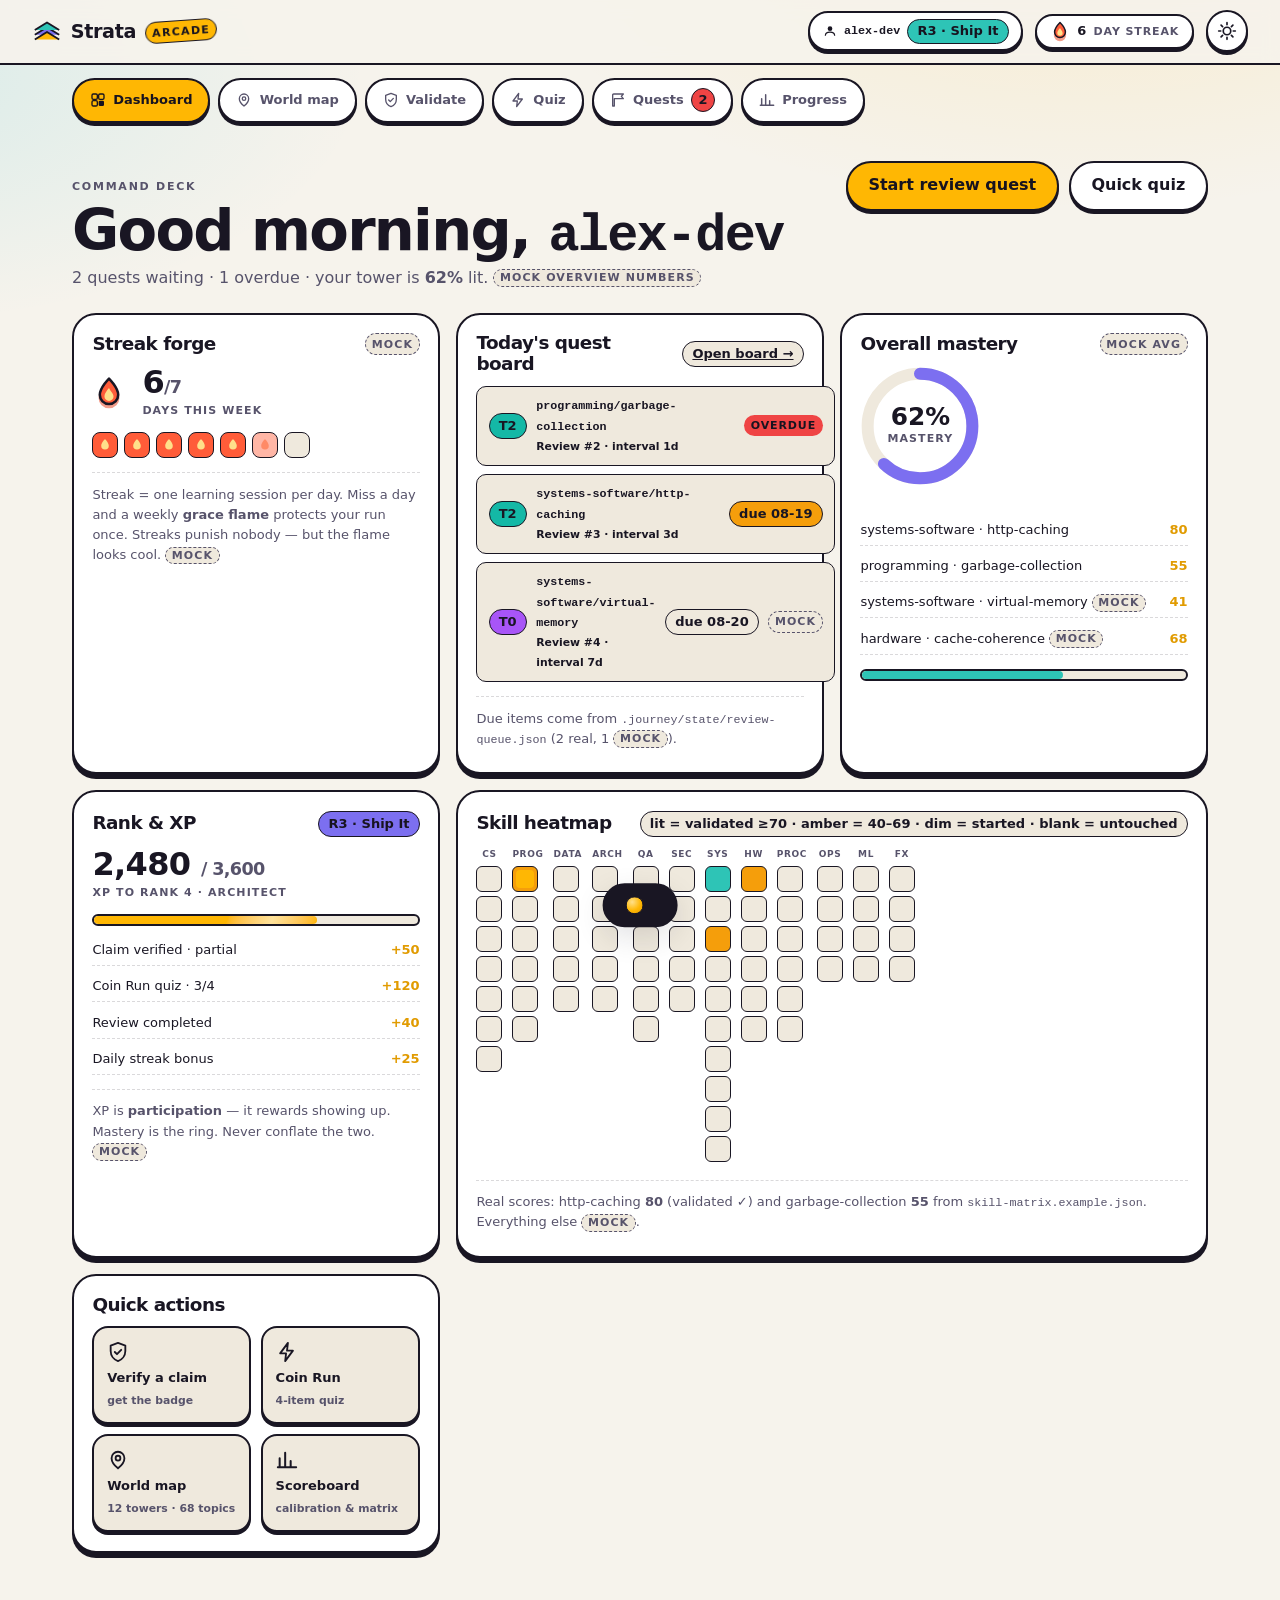
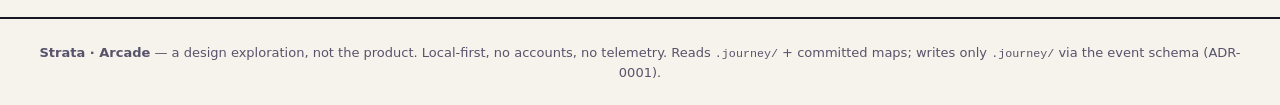
<file: ui/explorations/arcade/index.html>
<!doctype html>
<html lang="en">
<head>
<meta charset="utf-8">
<meta name="viewport" content="width=device-width, initial-scale=1">
<title>Strata — Arcade (design exploration)</title>
<meta name="description" content="ARCADE design direction for the Strata journey UI. Local-first, playful, evidence-backed. Read ui/explorations/arcade/brief.md.">
<script>
/* theme boot before paint to avoid flash of wrong theme (no-JS fallback: light) */
(function(){var t=null;try{t=localStorage.getItem("strata-arcade-theme");}catch(e){}
if(t==="dark"||t==="light"){document.documentElement.setAttribute("data-theme",t);}
else if(window.matchMedia("(prefers-color-scheme: dark)").matches){document.documentElement.setAttribute("data-theme","dark");}})();
</script>
<style>
/* ==========================================================================
   STRATA ARCADE — design exploration
   One self-contained file. Tokens as CSS custom properties.
   System font stacks only. No frameworks, no CDN.
   ========================================================================== */

/* ---------- 1. TOKENS : LIGHT (default) ---------- */
:root{
  /* neutrals */
  --bg:            #F6F3EC;
  --surface:       #FFFFFF;
  --surface-2:     #EFE9DD;
  --ink:           #191623;   /* primary text */
  --ink-soft:      #57536B;   /* muted text (>=4.5:1) */
  --line:          #191623;   /* borders + hard shadows */
  --line-soft:     rgba(25,22,35,.16);
  --on-fill:       #17131F;   /* dark text on vivid fills, BOTH themes */
  --on-fill-soft:  #3B3649;
  --white:         #FFFFFF;

  /* semantic accents (text on them is --on-fill unless noted) */
  --coin:          #FFB703;   /* primary CTA, XP, coins        ink 10.46:1 */
  --coin-deep:     #E19B00;
  --mint:          #2EC4B6;   /* correct, validated, mastery   ink  8.43:1 */
  --coral:         #FF5C39;   /* streak flame, energy, hot     ink  5.95:1 */
  --coral-deep:    #E74B2A;
  --violet:        #7C6FF0;   /* rings, focus, calm mastery    ink  4.69:1 */
  --rose:          #EC4899;   /* partial, highlights           ink  5.18:1 */
  --red:           #EF4444;   /* incorrect, overdue            ink  4.86:1 */
  --sky:           #3A86FF;   /* info, links (link text #2563EB 5.17:1) */
  --sky-deep:      #2563EB;
  --amber:         #F59E0B;   /* tier T3, mid-progress         ink  8.51:1 */
  --teal:          #14B8A6;   /* tier T2                       ink  7.34:1 */
  --cyan:          #06B6D4;   /* tier T0-ish / cs-foundations  ink  7.53:1 */
  --lime:          #84CC16;   /* engineering-process           ink  9.25:1 */
  --purple:        #A855F7;   /* ai-ml                         ink  4.62:1 */
  --slate:         #64748B;   /* hardware — WHITE text 4.76:1  */

  /* level badges (novice -> expert) */
  --lvl-novice:        #64748B;
  --lvl-adv-beginner:  #3A86FF;
  --lvl-competent:     #2EC4B6;
  --lvl-proficient:    #7C6FF0;
  --lvl-expert:        #FFB703;

  /* tier chips */
  --tier-T0: #A855F7;
  --tier-T1: #3A86FF;
  --tier-T2: #14B8A6;
  --tier-T3: #F59E0B;
  --tier-T4: #FF5C39;

  /* track identities (tower gradients) */
  --track-cs-foundations:      #06B6D4;
  --track-programming:         #F97316;
  --track-data:                #10B981;
  --track-architecture-design: #7C6FF0;
  --track-quality-testing:     #EC4899;
  --track-security:            #EF4444;
  --track-systems-software:    #3B82F6;
  --track-hardware:            #64748B;
  --track-engineering-process: #84CC16;
  --track-operations:          #14B8A6;
  --track-ai-ml:               #A855F7;
  --track-frontiers:           #F59E0B;

  /* type */
  --font-sans: system-ui, -apple-system, "Segoe UI", Roboto, "Helvetica Neue", Arial, sans-serif;
  --font-mono: ui-monospace, "Cascadia Code", "Segoe UI Mono", Consolas, monospace;
  --fs-display: clamp(2.4rem, 5.5vw, 3.6rem);
  --fs-h2:      clamp(1.6rem, 3.2vw, 2.2rem);
  --fs-h3:      1.15rem;
  --fs-body:    1rem;
  --fs-small:   .8125rem;
  --fs-micro:   .6875rem;
  --tracking-tight: -0.03em;

  /* shape & elevation */
  --radius-lg: 24px;
  --radius-md: 16px;
  --radius-sm: 10px;
  --border-w: 2px;
  --shadow-hard: 0 5px 0 var(--line);
  --shadow-hard-sm: 0 3px 0 var(--line);
  --shadow-soft: 0 10px 30px rgba(25,22,35,.12);
  --ring-focus: 0 0 0 3px var(--bg), 0 0 0 6px var(--sky);

  /* motion */
  --ease-pop: cubic-bezier(.34,1.56,.64,1);
  --ease-out: cubic-bezier(.22,.9,.32,1);
  --t-fast: 160ms;
  --t-med:  320ms;

  --page-w: 1200px;
}

/* ---------- 2. TOKENS : DARK ---------- */
[data-theme="dark"]{
  --bg:          #12101C;
  --surface:     #1D1A2B;
  --surface-2:   #262238;
  --ink:         #F4F1E9;
  --ink-soft:    #B3AECC;
  --line:        rgba(244,241,233,.28);
  --line-soft:   rgba(244,241,233,.12);
  --shadow-hard: 0 5px 0 rgba(0,0,0,.55);
  --shadow-hard-sm: 0 3px 0 rgba(0,0,0,.55);
  --shadow-soft: 0 12px 36px rgba(0,0,0,.5);
  --ring-focus: 0 0 0 3px var(--bg), 0 0 0 6px var(--cyan);
  --sky-deep:    #8FBEFF;   /* link text on dark: 8.89:1 */
  --coin-deep:   #FFC53D;
  --coral-deep:  #FF7A5C;
}
/* auto dark for system preference (manual toggle wins via attribute; JS boot script sets it pre-paint) */

/* ---------- 3. RESET / BASE ---------- */
*,*::before,*::after{ box-sizing:border-box; }
html{ scroll-behavior:smooth; }
body{
  margin:0;
  font-family:var(--font-sans);
  font-size:var(--fs-body);
  line-height:1.55;
  color:var(--ink);
  background-color:var(--bg);
  background:
    radial-gradient(1000px 500px at 85% -10%, color-mix(in srgb, var(--coin) 14%, transparent), transparent 60%),
    radial-gradient(900px 460px at -10% 8%, color-mix(in srgb, var(--cyan) 12%, transparent), transparent 55%),
    var(--bg);
  background-attachment:fixed;
  -webkit-font-smoothing:antialiased;
  min-height:100vh;
}
h1,h2,h3{ line-height:1.12; letter-spacing:var(--tracking-tight); margin:0; }
h1{ font-size:var(--fs-display); font-weight:900; }
h2{ font-size:var(--fs-h2); font-weight:850; }
h3{ font-size:var(--fs-h3); font-weight:750; }
p{ margin:.4em 0; }
a{ color:var(--sky-deep); }
button{ font:inherit; color:inherit; cursor:pointer; }
::selection{ background:var(--coin); color:var(--on-fill); }
:focus-visible{ outline:none; box-shadow:var(--ring-focus); border-radius:6px; }
.num{ font-variant-numeric:tabular-nums; }
code,.mono{ font-family:var(--font-mono); font-size:.9em; }
.skip-link{
  position:absolute; left:-999px; top:0; background:var(--coin); color:var(--on-fill);
  padding:.6rem 1rem; border-radius:0 0 10px 0; font-weight:700; z-index:200;
}
.skip-link:focus{ left:0; }

/* ---------- 4. LAYOUT SHELL ---------- */
.topbar{
  position:sticky; top:0; z-index:60;
  display:flex; align-items:center; gap:.75rem;
  padding:.65rem clamp(1rem,3vw,2rem);
  background:color-mix(in srgb, var(--bg) 88%, transparent);
  backdrop-filter:blur(8px);
  border-bottom:var(--border-w) solid var(--line);
}
.brand{ display:flex; align-items:center; gap:.55rem; text-decoration:none; color:var(--ink); }
.brand svg{ width:30px; height:30px; }
.brand-name{ font-weight:900; font-size:1.2rem; letter-spacing:-.02em; }
.brand-tag{
  font-size:var(--fs-micro); font-weight:800; text-transform:uppercase; letter-spacing:.12em;
  background:var(--coin); color:var(--on-fill); padding:.14em .55em; border-radius:99px;
  border:1.5px solid var(--line); transform:rotate(-4deg);
}
.topbar-spacer{ flex:1; }
.hud-chip{
  display:inline-flex; align-items:center; gap:.45rem;
  border:var(--border-w) solid var(--line); background:var(--surface);
  border-radius:99px; padding:.32rem .8rem; font-weight:700; font-size:var(--fs-small);
  box-shadow:var(--shadow-hard-sm); white-space:nowrap;
}
.hud-chip .lbl{ font-size:var(--fs-micro); font-weight:800; text-transform:uppercase; letter-spacing:.08em; color:var(--ink-soft); }
.icon-btn{
  width:42px; height:42px; display:grid; place-items:center;
  border:var(--border-w) solid var(--line); background:var(--surface); border-radius:99px;
  box-shadow:var(--shadow-hard-sm); transition:transform var(--t-fast) var(--ease-pop);
}
.icon-btn:active{ transform:translateY(3px); box-shadow:none; }
.icon-btn svg{ width:20px; height:20px; }

.tabbar{
  display:flex; gap:.5rem; overflow-x:auto; padding:.8rem clamp(1rem,3vw,2rem) .2rem;
  max-width:var(--page-w); margin:0 auto; scrollbar-width:thin;
}
.tab{
  display:inline-flex; align-items:center; gap:.45rem; white-space:nowrap;
  border:var(--border-w) solid var(--line); background:var(--surface); color:var(--ink-soft);
  font-weight:750; font-size:var(--fs-small); padding:.55rem 1rem; border-radius:99px;
  box-shadow:var(--shadow-hard-sm); transition:transform var(--t-fast) var(--ease-pop), color var(--t-fast), background var(--t-fast);
}
.tab svg{ width:16px; height:16px; }
.tab:hover{ transform:translateY(-1px); }
.tab:active{ transform:translateY(3px); box-shadow:none; }
.tab[aria-selected="true"]{ background:var(--coin); color:var(--on-fill); box-shadow:var(--shadow-hard-sm); }

main{ max-width:var(--page-w); margin:0 auto; padding:1.2rem clamp(1rem,3vw,2rem) 4rem; }
.screen{ display:none; }
.screen.is-active{ display:block; animation:slideUp .45s var(--ease-out) both; }
.screen-head{ display:flex; flex-wrap:wrap; align-items:baseline; gap:.6rem 1rem; margin:1rem 0 1.4rem; }
.screen-head .kicker{
  font-size:var(--fs-micro); font-weight:850; text-transform:uppercase; letter-spacing:.16em;
  color:var(--ink-soft); display:block; margin-bottom:.2rem;
}
.screen-head p{ color:var(--ink-soft); margin:0; }
.mock{
  font-size:var(--fs-micro); font-weight:800; text-transform:uppercase; letter-spacing:.1em;
  background:var(--surface-2); border:1.5px dashed var(--ink-soft); color:var(--ink-soft);
  padding:.12em .5em; border-radius:99px; vertical-align:middle; white-space:nowrap;
}
footer{ border-top:var(--border-w) solid var(--line); color:var(--ink-soft); font-size:var(--fs-small); padding:1.2rem clamp(1rem,3vw,2rem); text-align:center; }

/* ---------- 5. COMPONENTS ---------- */
/* sticker card */
.card{
  background:var(--surface); border:var(--border-w) solid var(--line);
  border-radius:var(--radius-lg); padding:1.15rem; box-shadow:var(--shadow-hard);
}
.card h3{ display:flex; align-items:center; gap:.5rem; }
.card .sub{ color:var(--ink-soft); font-size:var(--fs-small); }
.card-head{ display:flex; align-items:center; justify-content:space-between; gap:.75rem; margin-bottom:.7rem; }
.card-foot{ border-top:1px dashed var(--line-soft); margin-top:.9rem; padding-top:.7rem; font-size:var(--fs-small); color:var(--ink-soft); }

/* coin button */
.btn{
  display:inline-flex; align-items:center; justify-content:center; gap:.5rem;
  border:var(--border-w) solid var(--line); background:var(--coin); color:var(--on-fill);
  font-weight:800; font-size:var(--fs-body); padding:.65rem 1.3rem; border-radius:99px;
  box-shadow:var(--shadow-hard-sm); transition:transform var(--t-fast) var(--ease-pop), box-shadow var(--t-fast);
  text-decoration:none;
}
.btn:hover{ transform:translateY(-2px); }
.btn:active{ transform:translateY(3px); box-shadow:none; }
.btn.ghost{ background:var(--surface); color:var(--ink); }
.btn.mint{ background:var(--mint); }
.btn.coral{ background:var(--coral); }
.btn.violet{ background:var(--violet); }
.btn.small{ font-size:var(--fs-small); padding:.4rem .9rem; }
.btn[disabled]{ opacity:.5; pointer-events:none; }

/* chip */
.chip{
  display:inline-flex; align-items:center; gap:.35rem;
  border:1.5px solid var(--line); background:var(--surface-2); color:var(--ink);
  border-radius:99px; padding:.14em .7em; font-size:var(--fs-small); font-weight:700;
  white-space:nowrap;
}
.chip b{ font-weight:850; }
.chip.solid{ color:var(--on-fill); border-color:var(--line); }
.chip.solid.ink{ background:var(--ink); color:var(--bg); }
.chip.coin{ background:var(--coin); }
.chip.mint{ background:var(--mint); }
.chip.coral{ background:var(--coral); }
.chip.violet{ background:var(--violet); }
.chip.rose{ background:var(--rose); }
.chip.red{ background:var(--red); }
.chip.sky{ background:var(--sky); }
.chip.amber{ background:var(--amber); }
.chip.teal{ background:var(--teal); }
.chip.slate{ background:var(--slate); color:var(--white); }
.chip.tier-T0{ background:var(--tier-T0); }
.chip.tier-T1{ background:var(--tier-T1); }
.chip.tier-T2{ background:var(--tier-T2); }
.chip.tier-T3{ background:var(--tier-T3); }
.chip.tier-T4{ background:var(--tier-T4); }

/* level badges */
.lvl{ display:inline-flex; align-items:center; gap:.3rem; font-weight:800; font-size:var(--fs-small); padding:.14em .7em; border-radius:99px; border:1.5px solid var(--line); color:var(--on-fill); }
.lvl.novice{ background:var(--lvl-novice); color:var(--white); }
.lvl.adv-beginner{ background:var(--lvl-adv-beginner); }
.lvl.competent{ background:var(--lvl-competent); }
.lvl.proficient{ background:var(--lvl-proficient); }
.lvl.expert{ background:var(--lvl-expert); }

/* progress bar */
.bar{ height:12px; border:var(--border-w) solid var(--line); border-radius:99px; background:var(--surface-2); overflow:hidden; }
.bar > span{ display:block; height:100%; border-radius:99px; background:var(--coin); transition:width .8s var(--ease-out); }
.bar.mint > span{ background:var(--mint); }
.bar.violet > span{ background:var(--violet); }
.bar.coral > span{ background:var(--coral); }
.bar.shimmer > span{ background-image:linear-gradient(110deg, var(--coin) 30%, color-mix(in srgb, var(--coin) 40%, #fff) 40%, var(--coin) 50%); background-size:200% 100%; animation:shimmer 2.4s linear infinite; }

/* progress ring (SVG) */
.ring{ position:relative; width:120px; height:120px; }
.ring svg{ width:100%; height:100%; transform:rotate(-90deg); }
.ring .track{ fill:none; stroke:var(--surface-2); stroke-width:11; }
.ring .fill{ fill:none; stroke:var(--violet); stroke-width:11; stroke-linecap:round; stroke-dasharray:301.6; stroke-dashoffset:301.6; transition:stroke-dashoffset 1.1s var(--ease-out); }
.ring .fill.coin{ stroke:var(--coin); }
.ring .fill.mint{ stroke:var(--mint); }
.ring .fill.coral{ stroke:var(--coral); }
.ring-label{ position:absolute; inset:0; display:grid; place-content:center; text-align:center; }
.ring-label .big{ font-weight:900; font-size:1.55rem; line-height:1; }
.ring-label .cap{ font-size:var(--fs-micro); font-weight:800; text-transform:uppercase; letter-spacing:.1em; color:var(--ink-soft); }

/* flame (streak) */
.flame{ width:34px; height:34px; display:inline-block; filter:drop-shadow(0 3px 0 color-mix(in srgb, var(--coral-deep) 55%, transparent)); animation:flameFlicker 1.6s ease-in-out infinite; transform-origin:50% 90%; }
.flame.small{ width:20px; height:20px; animation:none; }

/* tables */
.tbl{ width:100%; border-collapse:collapse; font-size:var(--fs-small); }
.tbl th{ text-align:left; font-size:var(--fs-micro); text-transform:uppercase; letter-spacing:.08em; color:var(--ink-soft); padding:.45rem .6rem; border-bottom:var(--border-w) solid var(--line); }
.tbl td{ padding:.55rem .6rem; border-bottom:1px solid var(--line-soft); vertical-align:middle; }
.tbl tr:last-child td{ border-bottom:none; }

/* heatmap */
.heat{ display:flex; gap:10px; overflow-x:auto; padding-bottom:4px; }
.heat-col{ display:flex; flex-direction:column; gap:4px; flex:none; }
.heat-col .hlabel{ font-size:9px; font-weight:850; text-transform:uppercase; letter-spacing:.07em; color:var(--ink-soft); text-align:center; white-space:nowrap; }
.heat-cell{ width:26px; aspect-ratio:1; border-radius:6px; border:1.5px solid var(--line); background:var(--surface-2); position:relative; }
.heat-cell.lit{ background:var(--mint); border-color:var(--line); }
.heat-cell.mid{ background:var(--amber); }
.heat-cell.low{ background:color-mix(in srgb, var(--coral) 55%, var(--surface)); }
.heat-cell.due::after{ content:""; position:absolute; inset:3px; border-radius:4px; background:var(--coin); animation:blink 1.4s steps(2,start) infinite; }

/* stat blob */
.stat{ display:flex; flex-direction:column; }
.stat .v{ font-size:2rem; font-weight:900; line-height:1; letter-spacing:-.02em; }
.stat .k{ font-size:var(--fs-micro); font-weight:800; text-transform:uppercase; letter-spacing:.1em; color:var(--ink-soft); margin-top:.25rem; }

/* ---------- 6. DASHBOARD ---------- */
.dash-grid{ display:grid; gap:1rem; grid-template-columns:repeat(12,1fr); }
.dash-grid > *{ grid-column:span 12; }
@media(min-width:640px){
  .span6{ grid-column:span 6 !important; }
  .span4{ grid-column:span 4 !important; }
  .span8{ grid-column:span 8 !important; }
}
@media(min-width:1024px){
  .dash-quests{ grid-column:span 4 !important; }
  .dash-mastery{ grid-column:span 4 !important; }
  .dash-xp{ grid-column:span 4 !important; }
  .dash-heat{ grid-column:span 8 !important; }
  .dash-actions{ grid-column:span 4 !important; }
}
.hero-row{ display:flex; flex-wrap:wrap; align-items:center; gap:1rem; margin-bottom:1.4rem; }
.hero-cta{ margin-left:auto; display:flex; gap:.6rem; flex-wrap:wrap; }

.streak-dots{ display:flex; gap:6px; margin-top:.8rem; }
.streak-dot{ width:26px; height:26px; border-radius:8px; border:1.5px solid var(--line); background:var(--surface-2); display:grid; place-items:center; }
.streak-dot .flame{ width:14px; height:14px; filter:none; }
.streak-dot.on{ background:var(--coral); }
.streak-dot.grace{ background:color-mix(in srgb, var(--coral) 45%, var(--surface)); }

.xp-events{ list-style:none; margin:.6rem 0 0; padding:0; display:grid; gap:.35rem; }
.xp-events li{ display:flex; justify-content:space-between; gap:1rem; font-size:var(--fs-small); border-bottom:1px dashed var(--line-soft); padding:.3rem 0; }
.xp-events .pts{ font-weight:850; color:var(--coin-deep); }

.quest-mini{ list-style:none; margin:.6rem 0; padding:0; display:grid; gap:.5rem; }
.quest-mini li{ display:flex; align-items:center; gap:.6rem; border:1.5px solid var(--line); border-radius:var(--radius-sm); padding:.55rem .7rem; background:var(--surface-2); }
.quest-mini .t{ flex:1; font-weight:700; font-size:var(--fs-small); }
.overdue{ background:var(--red); color:var(--on-fill); font-weight:850; font-size:var(--fs-micro); text-transform:uppercase; letter-spacing:.08em; border-radius:99px; padding:.18em .6em; }

.action-grid{ display:grid; grid-template-columns:1fr 1fr; gap:.6rem; }
.action-item{
  display:flex; flex-direction:column; gap:.3rem; align-items:flex-start;
  border:var(--border-w) solid var(--line); border-radius:var(--radius-md); padding:.8rem;
  background:var(--surface-2); text-decoration:none; color:var(--ink); font-weight:750; font-size:var(--fs-small);
  box-shadow:var(--shadow-hard-sm); transition:transform var(--t-fast) var(--ease-pop);
}
.action-item:hover{ transform:translateY(-2px); }
.action-item svg{ width:22px; height:22px; }
.action-item small{ color:var(--ink-soft); font-weight:600; }

/* ---------- 7. EXPLORER (STRATA CITY) ---------- */
.city-legend{ display:flex; flex-wrap:wrap; gap:.5rem; margin:.8rem 0 1.2rem; }
.city-legend .swatch{ width:14px; height:14px; border-radius:4px; border:1.5px solid var(--line); display:inline-block; }
.skyline{ display:grid; gap:1rem; grid-template-columns:1fr; }
@media(min-width:720px){ .skyline{ grid-template-columns:1fr 1fr; } }
.tower{ border:var(--border-w) solid var(--line); border-radius:var(--radius-lg); background:var(--surface); box-shadow:var(--shadow-hard); overflow:hidden; display:flex; flex-direction:column; }
.tower-head{ display:flex; align-items:center; gap:.7rem; padding:.8rem 1rem; border-bottom:var(--border-w) solid var(--line); background:var(--surface-2); }
.tower-dot{ width:14px; height:14px; border-radius:4px; border:1.5px solid var(--line); flex:none; }
.tower-name{ font-weight:850; font-size:1rem; flex:1; line-height:1.2; }
.tower-name small{ display:block; color:var(--ink-soft); font-weight:600; font-size:var(--fs-micro); text-transform:uppercase; letter-spacing:.08em; }
.tower-pct{ font-weight:900; font-size:1.05rem; }
.tower-body{ display:flex; padding:.6rem .8rem .8rem; gap:.6rem; }
.floor-axis{ display:grid; grid-template-rows:repeat(7, 44px); gap:6px; font-size:var(--fs-micro); font-weight:850; color:var(--ink-soft); text-align:right; }
.floor-axis span{ line-height:44px; }
.floors{ flex:1; display:grid; grid-template-rows:repeat(7, 44px); gap:6px; }
.floor{ display:flex; align-items:center; gap:6px; overflow-x:auto; scrollbar-width:none; }
.floor::before{ content:""; flex:none; width:100%; height:1.5px; background:var(--line-soft); position:relative; }
.floor > *{ position:relative; flex:none; }
.win{
  width:34px; height:34px; border-radius:9px; border:1.5px solid var(--line);
  background:color-mix(in srgb, var(--slate) 14%, var(--surface-2));
  display:grid; place-items:center; font-size:var(--fs-micro); font-weight:850;
  transition:transform var(--t-fast) var(--ease-pop);
  padding:0;
}
.win:hover{ transform:scale(1.12) rotate(-3deg); z-index:2; }
.win::after{ content:""; position:absolute; inset:0; border-radius:7px; box-shadow:inset 0 -4px 0 color-mix(in srgb, var(--line) 18%, transparent); pointer-events:none; }
.win.off{ color:var(--ink-soft); }
.win.dim{ background:color-mix(in srgb, var(--tw) 35%, var(--surface-2)); color:var(--on-fill); border-color:var(--line); }
.win.lit{ background:var(--tw); color:var(--on-fill); }
.win.due::before{ content:""; position:absolute; inset:4px; border-radius:5px; background:var(--coin); animation:blink 1.3s steps(2,start) infinite; }
.win.lock{ background:repeating-linear-gradient(45deg, var(--surface-2) 0 4px, var(--surface) 4px 8px); color:var(--ink-soft); }

/* ---------- 8. VALIDATE ---------- */
.vlayout{ display:grid; gap:1rem; grid-template-columns:1fr; }
@media(min-width:900px){ .vlayout{ grid-template-columns:1.1fr .9fr; } }
.claim-box{ display:flex; flex-direction:column; gap:.8rem; }
.claim-input{
  font:inherit; min-height:120px; resize:vertical; padding:.9rem 1rem;
  border:var(--border-w) solid var(--line); border-radius:var(--radius-md);
  background:var(--surface); color:var(--ink); box-shadow:var(--shadow-hard-sm);
}
.claim-input:focus-visible{ box-shadow:var(--ring-focus); }
.sim-row{ display:flex; gap:.5rem; flex-wrap:wrap; }
.sim-btn{ font-size:var(--fs-small); font-weight:750; border:1.5px solid var(--line); border-radius:99px; padding:.3rem .8rem; background:var(--surface-2); color:var(--ink); }
.sim-btn[aria-pressed="true"]{ background:var(--ink); color:var(--bg); }

.typing{ display:inline-flex; gap:5px; align-items:center; padding:.7rem 1.1rem; }
.typing i{ width:9px; height:9px; border-radius:99px; background:var(--ink-soft); animation:bounce 1s infinite; }
.typing i:nth-child(2){ animation-delay:.15s; } .typing i:nth-child(3){ animation-delay:.3s; }

.verdict{ display:none; }
.verdict.show{ display:block; animation:stampIn .5s var(--ease-pop) both; }
.stamp{
  display:inline-block; transform:rotate(-5deg);
  font-weight:900; text-transform:uppercase; letter-spacing:.18em; font-size:1.15rem;
  border:3px dashed var(--line); border-radius:14px; padding:.25em .9em;
}
.verdict.correct .stamp{ color:var(--mint); border-color:var(--mint); }
.verdict.partial .stamp{ color:var(--amber); border-color:var(--amber); }
.verdict.incorrect .stamp{ color:var(--red); border-color:var(--red); }
.vnote{ border-left:5px solid var(--line); background:var(--surface-2); border-radius:0 var(--radius-sm) var(--radius-sm) 0; padding:.7rem .9rem; font-size:var(--fs-small); }
.vnote .src{ font-size:var(--fs-micro); color:var(--ink-soft); text-transform:uppercase; letter-spacing:.08em; font-weight:800; }
.path{ display:flex; flex-wrap:wrap; align-items:center; gap:.4rem; }
.path .arrow{ font-weight:900; color:var(--ink-soft); }
.reward-row{ display:flex; align-items:center; gap:.8rem; margin-top:.8rem; flex-wrap:wrap; }
.reward-pill{
  display:inline-flex; align-items:center; gap:.4rem; border:var(--border-w) solid var(--line);
  border-radius:99px; padding:.35rem .9rem; font-weight:850; background:var(--surface); box-shadow:var(--shadow-hard-sm);
  animation:popIn .5s var(--ease-pop) both;
}
.coin-ico{ width:18px; height:18px; border-radius:99px; background:radial-gradient(circle at 35% 30%, #FFE08A, var(--coin) 55%, var(--coin-deep)); border:1.5px solid var(--line); display:inline-block; }
.xp-ledger{ list-style:none; margin:0; padding:0; display:grid; gap:.3rem; font-size:var(--fs-small); }
.xp-ledger li{ display:flex; justify-content:space-between; border-bottom:1px dashed var(--line-soft); padding:.3rem 0; }

/* ---------- 9. QUIZ ---------- */
.quiz-shell{ max-width:760px; margin:0 auto; }
.quiz-meta{ display:flex; align-items:center; gap:.8rem; margin-bottom:1rem; flex-wrap:wrap; }
.quiz-meta .bar{ flex:1; min-width:160px; }
.combo{ display:inline-flex; align-items:center; gap:.35rem; font-weight:850; color:var(--coral); font-size:var(--fs-small); }
.combo .flame{ width:16px; height:16px; animation:none; }
.qcard{ border:var(--border-w) solid var(--line); border-radius:var(--radius-lg); background:var(--surface); box-shadow:var(--shadow-hard); padding:1.3rem; }
.qcard .q{ font-size:1.2rem; font-weight:800; line-height:1.35; margin:.6rem 0 1rem; }
.opts{ display:grid; gap:.6rem; }
.opt{
  display:flex; align-items:center; gap:.7rem; text-align:left; width:100%;
  border:var(--border-w) solid var(--line); border-radius:var(--radius-md); background:var(--surface-2);
  padding:.8rem 1rem; font-weight:650; transition:transform var(--t-fast) var(--ease-pop), background var(--t-fast);
}
.opt .letter{ font-weight:900; width:26px; height:26px; flex:none; display:grid; place-items:center; border-radius:99px; background:var(--surface); border:1.5px solid var(--line); font-size:var(--fs-small); }
.opt:hover{ transform:translateX(4px); }
.opt.right{ background:var(--mint); }
.opt.wrong{ background:var(--red); animation:shake .4s var(--ease-out); }
.opt.disabled{ pointer-events:none; opacity:.75; }
.feedback{ display:none; margin-top:1rem; border-radius:var(--radius-md); padding:.8rem 1rem; border:var(--border-w) solid var(--line); }
.feedback.show{ display:block; animation:slideUp .35s var(--ease-out) both; }
.feedback.good{ background:var(--mint); }
.feedback.bad{ background:var(--coral); color:var(--on-fill); }
.feedback .fa{ font-weight:850; text-transform:uppercase; letter-spacing:.1em; font-size:var(--fs-small); }
.quiz-results{ display:none; text-align:center; padding:2rem 1rem; }
.quiz-results.show{ display:block; }
.res-big{ font-size:3.4rem; font-weight:900; letter-spacing:-.03em; line-height:1; }

/* ---------- 10. QUESTS ---------- */
.quest-grid{ display:grid; gap:1rem; grid-template-columns:1fr; }
@media(min-width:720px){ .quest-grid{ grid-template-columns:1fr 1fr; } }
.quest{ position:relative; display:flex; flex-direction:column; gap:.7rem; }
.quest .due-chip{ position:absolute; top:-10px; right:14px; }
.ladder{ display:flex; align-items:center; gap:5px; flex-wrap:wrap; }
.ladder .rung{ width:24px; height:10px; border-radius:99px; background:var(--surface-2); border:1.5px solid var(--line); position:relative; }
.ladder .rung.done{ background:var(--mint); }
.ladder .rung.now{ background:var(--coin); transform:scale(1.15); }
.ladder .rung span{ position:absolute; top:-16px; left:50%; transform:translateX(-50%); font-size:var(--fs-micro); font-weight:800; color:var(--ink-soft); }
.quest-foot{ margin-top:auto; display:flex; align-items:center; justify-content:space-between; gap:.6rem; }
.qstat{ font-size:var(--fs-small); color:var(--ink-soft); display:inline-flex; gap:.5rem; align-items:center; }

/* ---------- 11. PROGRESS & CALIBRATION ---------- */
.pgrid{ display:grid; gap:1rem; grid-template-columns:1fr; }
@media(min-width:900px){
  .p-cal{ grid-column:span 5; } .p-aim{ grid-column:span 7; }
}
.cal-flex{ display:flex; align-items:center; gap:1.2rem; flex-wrap:wrap; }
.cal-stats{ display:grid; gap:.6rem; flex:1; min-width:200px; }
.aim-chart{ width:100%; height:auto; }
.aim-chart text{ font-family:var(--font-sans); font-size:11px; font-weight:700; fill:var(--ink-soft); }
.aim-chart .bar-p{ fill:var(--violet); }
.aim-chart .bar-a{ fill:var(--mint); }
.aim-chart .gridline{ stroke:var(--line-soft); stroke-dasharray:3 4; }
.legend-row{ display:flex; gap:1rem; font-size:var(--fs-small); color:var(--ink-soft); flex-wrap:wrap; }
.legend-row .sw{ width:12px; height:12px; border-radius:3px; display:inline-block; vertical-align:-1px; margin-right:.3rem; }
.spark{ width:100%; height:56px; }
.spark polyline{ fill:none; stroke:var(--coin); stroke-width:3; stroke-linecap:round; stroke-linejoin:round; }
.spark .fill{ fill:color-mix(in srgb, var(--coin) 18%, transparent); stroke:none; }
.reflect textarea{ width:100%; min-height:80px; font:inherit; border:var(--border-w) solid var(--line); border-radius:var(--radius-md); background:var(--surface); color:var(--ink); padding:.8rem; resize:vertical; }

/* ---------- 12. DIALOG ---------- */
dialog{
  border:var(--border-w) solid var(--line); border-radius:var(--radius-lg);
  background:var(--surface); color:var(--ink); padding:0; width:min(560px, 92vw);
  box-shadow:var(--shadow-soft);
}
dialog::backdrop{ background:color-mix(in srgb, var(--ink) 45%, transparent); backdrop-filter:blur(2px); }
.dlg-inner{ padding:1.4rem; }
.dlg-inner h3{ margin-bottom:.5rem; }
.dlg-meta{ display:grid; gap:.45rem; font-size:var(--fs-small); margin:.8rem 0; }
.dlg-meta .row{ display:flex; justify-content:space-between; gap:1rem; border-bottom:1px dashed var(--line-soft); padding:.3rem 0; }
.dlg-meta .row dt{ color:var(--ink-soft); font-weight:700; }
.dlg-meta .row dd{ margin:0; font-weight:650; text-align:right; }
.dlg-actions{ display:flex; justify-content:flex-end; gap:.6rem; margin-top:1rem; }
dialog[open]{ animation:popIn .35s var(--ease-pop) both; }

/* toast */
#toast{ position:fixed; left:50%; bottom:26px; transform:translateX(-50%) translateY(120%); z-index:100; transition:transform .4s var(--ease-out); }
#toast.show{ transform:translateX(-50%) translateY(0); }
.toast-body{ display:flex; align-items:center; gap:.7rem; border:var(--border-w) solid var(--line); border-radius:99px; background:var(--ink); color:var(--bg); padding:.7rem 1.3rem; font-weight:750; box-shadow:var(--shadow-soft); }
.toast-body .coin-ico{ flex:none; }

/* confetti */
#fx{ position:fixed; inset:0; pointer-events:none; overflow:hidden; z-index:90; }
.fx-piece{ position:absolute; top:-20px; width:10px; height:14px; border-radius:3px; opacity:0; animation:confettiFall 1.15s var(--ease-out) forwards; }

/* ---------- 13. MOTION ---------- */
@keyframes slideUp{ from{ opacity:0; transform:translateY(14px); } to{ opacity:1; transform:none; } }
@keyframes popIn{ 0%{ opacity:0; transform:scale(.7); } 70%{ transform:scale(1.06); } 100%{ opacity:1; transform:scale(1); } }
@keyframes stampIn{ 0%{ opacity:0; transform:scale(1.9) rotate(-14deg); } 60%{ opacity:1; transform:scale(.92) rotate(-5deg); } 100%{ transform:scale(1) rotate(-5deg); } }
@keyframes flameFlicker{ 0%,100%{ transform:scale(1) rotate(-2deg); } 40%{ transform:scale(1.09) rotate(2deg); } 70%{ transform:scale(.97) rotate(-1deg); } }
@keyframes bounce{ 0%,60%,100%{ transform:none; } 30%{ transform:translateY(-6px); } }
@keyframes shake{ 0%,100%{ transform:none; } 20%,60%{ transform:translateX(-7px); } 40%,80%{ transform:translateX(7px); } }
@keyframes blink{ 50%{ opacity:0; } }
@keyframes shimmer{ to{ background-position:-200% 0; } }
@keyframes confettiFall{
  0%{ opacity:1; transform:translate3d(0,0,0) rotate(0); }
  100%{ opacity:.9; transform:translate3d(var(--dx,30px), 108vh, 0) rotate(var(--rot,720deg)); }
}
@keyframes pulseRing{
  0%{ box-shadow:0 0 0 0 color-mix(in srgb, var(--coin) 70%, transparent); }
  100%{ box-shadow:0 0 0 26px transparent; }
}
.pulse{ animation:pulseRing 1s var(--ease-out) 2; }

/* ---------- 14. REDUCED MOTION ---------- */
@media (prefers-reduced-motion: reduce){
  *,*::before,*::after{ animation-duration:.01ms !important; animation-iteration-count:1 !important; transition-duration:.01ms !important; scroll-behavior:auto !important; }
  html{ scroll-behavior:auto; }
}
</style>
</head>
<body>
<a class="skip-link" href="#main">Skip to content</a>

<!-- ============ TOP BAR ============ -->
<header class="topbar">
  <a class="brand" href="#screen-dashboard" data-tab="screen-dashboard" aria-label="Strata Arcade — back to dashboard">
    <svg viewBox="0 0 32 32" aria-hidden="true">
      <path d="M3 20 L16 12 L29 20" fill="#7C6FF0" stroke="#191623" stroke-width="2" stroke-linejoin="round"/>
      <path d="M3 25 L16 17 L29 25" fill="#FFB703" stroke="#191623" stroke-width="2" stroke-linejoin="round"/>
      <path d="M3 15 L16 7 L29 15" fill="#2EC4B6" stroke="#191623" stroke-width="2" stroke-linejoin="round"/>
    </svg>
    <span class="brand-name">Strata</span>
    <span class="brand-tag">Arcade</span>
  </a>
  <div class="topbar-spacer"></div>
  <span class="hud-chip" title="Local learner alias — journey/profile.json">
    <svg width="14" height="14" viewBox="0 0 24 24" aria-hidden="true"><circle cx="12" cy="8" r="4" fill="currentColor"/><path d="M4 20c0-4 3.6-6 8-6s8 2 8 6" fill="none" stroke="currentColor" stroke-width="2"/></svg>
    <span class="mono">alex-dev</span>
    <span class="lvl competent">R3 · Ship It</span>
  </span>
  <span class="hud-chip" id="hud-streak" title="Current streak — derived from session logs (MOCK)">
    <svg class="flame small" viewBox="0 0 24 24" aria-hidden="true"><path d="M12 1.8C12 1.8 5.5 8.4 5.5 13.3a6.5 6.5 0 0 0 13 0c0-4.9-6.5-11.5-6.5-11.5z" fill="#FF5C39" stroke="#191623" stroke-width="1.8" stroke-linejoin="round"/><path d="M12 8.4c.9 2.2 3.2 3.6 3.2 6a3.2 3.2 0 0 1-6.4 0c0-1.6.9-3 2-4.6" fill="#FFE08A"/></svg>
    <span class="num" id="hud-streak-n">6</span>
    <span class="lbl">day streak</span>
  </span>
  <button class="icon-btn" id="theme-toggle" type="button" aria-label="Toggle dark mode">
    <svg id="icon-sun" viewBox="0 0 24 24" aria-hidden="true"><circle cx="12" cy="12" r="4.5" fill="none" stroke="currentColor" stroke-width="2"/><path d="M12 2v2.5M12 19.5V22M2 12h2.5M19.5 12H22M4.9 4.9l1.8 1.8M17.3 17.3l1.8 1.8M19.1 4.9l-1.8 1.8M6.7 17.3l-1.8 1.8" stroke="currentColor" stroke-width="2" stroke-linecap="round"/></svg>
    <svg id="icon-moon" viewBox="0 0 24 24" aria-hidden="true" style="display:none"><path d="M20 14.5A8.5 8.5 0 0 1 9.5 4a8.5 8.5 0 1 0 10.5 10.5z" fill="none" stroke="currentColor" stroke-width="2" stroke-linejoin="round"/></svg>
  </button>
</header>

<!-- ============ TAB NAV ============ -->
<nav class="tabbar" role="tablist" aria-label="Screens">
  <button class="tab" role="tab" id="tab-dashboard" aria-controls="screen-dashboard" aria-selected="true" data-tab="screen-dashboard">
    <svg viewBox="0 0 24 24" aria-hidden="true"><rect x="3" y="3" width="8" height="8" rx="2" fill="none" stroke="currentColor" stroke-width="2"/><rect x="13" y="3" width="8" height="8" rx="2" fill="none" stroke="currentColor" stroke-width="2"/><rect x="3" y="13" width="8" height="8" rx="2" fill="none" stroke="currentColor" stroke-width="2"/><rect x="13" y="13" width="8" height="8" rx="2" fill="currentColor"/></svg>
    Dashboard
  </button>
  <button class="tab" role="tab" id="tab-explorer" aria-controls="screen-explorer" aria-selected="false" data-tab="screen-explorer">
    <svg viewBox="0 0 24 24" aria-hidden="true"><path d="M12 21s-7-5.5-7-11a7 7 0 0 1 14 0c0 5.5-7 11-7 11z" fill="none" stroke="currentColor" stroke-width="2"/><circle cx="12" cy="10" r="2.6" fill="none" stroke="currentColor" stroke-width="2"/></svg>
    World map
  </button>
  <button class="tab" role="tab" id="tab-validate" aria-controls="screen-validate" aria-selected="false" data-tab="screen-validate">
    <svg viewBox="0 0 24 24" aria-hidden="true"><path d="M12 2l8 3v6c0 5-3.4 9.4-8 11-4.6-1.6-8-6-8-11V5z" fill="none" stroke="currentColor" stroke-width="2" stroke-linejoin="round"/><path d="M8.5 12l2.4 2.4L15.5 9.6" fill="none" stroke="currentColor" stroke-width="2" stroke-linecap="round" stroke-linejoin="round"/></svg>
    Validate
  </button>
  <button class="tab" role="tab" id="tab-quiz" aria-controls="screen-quiz" aria-selected="false" data-tab="screen-quiz">
    <svg viewBox="0 0 24 24" aria-hidden="true"><path d="M13 2L4.5 13.5H11L10 22l8.5-11.5H12z" fill="none" stroke="currentColor" stroke-width="2" stroke-linejoin="round"/></svg>
    Quiz
  </button>
  <button class="tab" role="tab" id="tab-quests" aria-controls="screen-quests" aria-selected="false" data-tab="screen-quests">
    <svg viewBox="0 0 24 24" aria-hidden="true"><path d="M4 21V4.5A1.5 1.5 0 0 1 5.5 3H20l-3 3.5 3 3.5H6.5V21z" fill="none" stroke="currentColor" stroke-width="2" stroke-linejoin="round"/></svg>
    Quests
    <span class="chip red" style="padding:.05em .5em" id="quest-count">2</span>
  </button>
  <button class="tab" role="tab" id="tab-progress" aria-controls="screen-progress" aria-selected="false" data-tab="screen-progress">
    <svg viewBox="0 0 24 24" aria-hidden="true"><path d="M4 20V10M10 20V4M16 20v-7M22 20H2" fill="none" stroke="currentColor" stroke-width="2.2" stroke-linecap="round"/></svg>
    Progress
  </button>
</nav>

<main id="main">
<!-- =================================================
     SCREEN 1 · DASHBOARD
================================================== -->
<section class="screen is-active" id="screen-dashboard" role="tabpanel" aria-labelledby="h-dash">
  <div class="screen-head">
    <div>
      <span class="kicker">Command Deck</span>
      <h1 id="h-dash">Good morning, <span class="mono">alex-dev</span></h1>
      <p>2 quests waiting · 1 overdue · your tower is <strong>62%</strong> lit. <span class="mock">MOCK overview numbers</span></p>
    </div>
    <div class="hero-cta">
      <a class="btn" href="#screen-quests" data-tab="screen-quests">Start review quest</a>
      <a class="btn ghost" href="#screen-quiz" data-tab="screen-quiz">Quick quiz</a>
    </div>
  </div>

  <div class="dash-grid">
    <!-- streak -->
    <article class="card dash-quests">
      <div class="card-head"><h3>Streak forge</h3><span class="mock">MOCK</span></div>
      <div style="display:flex; align-items:center; gap:1rem">
        <svg class="flame" viewBox="0 0 24 24" aria-hidden="true"><path d="M12 1.8C12 1.8 5.5 8.4 5.5 13.3a6.5 6.5 0 0 0 13 0c0-4.9-6.5-11.5-6.5-11.5z" fill="#FF5C39" stroke="#191623" stroke-width="1.8" stroke-linejoin="round"/><path d="M12 8.4c.9 2.2 3.2 3.6 3.2 6a3.2 3.2 0 0 1-6.4 0c0-1.6.9-3 2-4.6" fill="#FFE08A"/></svg>
        <div>
          <div class="stat"><span class="v num">6<span style="font-size:1.1rem;color:var(--ink-soft)">/7</span></span><span class="k">days this week</span></div>
        </div>
      </div>
      <div class="streak-dots" aria-label="Last 7 days: six active, one grace">
        <span class="streak-dot on" title="Mon · active"><svg class="flame small" viewBox="0 0 24 24" aria-hidden="true"><path d="M12 1.8C12 1.8 5.5 8.4 5.5 13.3a6.5 6.5 0 0 0 13 0c0-4.9-6.5-11.5-6.5-11.5z" fill="#FFE08A"/></svg></span>
        <span class="streak-dot on" title="Tue · active"><svg class="flame small" viewBox="0 0 24 24" aria-hidden="true"><path d="M12 1.8C12 1.8 5.5 8.4 5.5 13.3a6.5 6.5 0 0 0 13 0c0-4.9-6.5-11.5-6.5-11.5z" fill="#FFE08A"/></svg></span>
        <span class="streak-dot on" title="Wed · active"><svg class="flame small" viewBox="0 0 24 24" aria-hidden="true"><path d="M12 1.8C12 1.8 5.5 8.4 5.5 13.3a6.5 6.5 0 0 0 13 0c0-4.9-6.5-11.5-6.5-11.5z" fill="#FFE08A"/></svg></span>
        <span class="streak-dot on" title="Thu · active"><svg class="flame small" viewBox="0 0 24 24" aria-hidden="true"><path d="M12 1.8C12 1.8 5.5 8.4 5.5 13.3a6.5 6.5 0 0 0 13 0c0-4.9-6.5-11.5-6.5-11.5z" fill="#FFE08A"/></svg></span>
        <span class="streak-dot on" title="Fri · active"><svg class="flame small" viewBox="0 0 24 24" aria-hidden="true"><path d="M12 1.8C12 1.8 5.5 8.4 5.5 13.3a6.5 6.5 0 0 0 13 0c0-4.9-6.5-11.5-6.5-11.5z" fill="#FFE08A"/></svg></span>
        <span class="streak-dot grace" title="Sat · grace (forgiven)"><svg class="flame small" viewBox="0 0 24 24" aria-hidden="true"><path d="M12 1.8C12 1.8 5.5 8.4 5.5 13.3a6.5 6.5 0 0 0 13 0c0-4.9-6.5-11.5-6.5-11.5z" fill="#FF8A66"/></svg></span>
        <span class="streak-dot" title="Sun · today" aria-label="today"></span>
      </div>
      <p class="card-foot">Streak = one learning session per day. Miss a day and a weekly <strong>grace flame</strong> protects your run once. Streaks punish nobody — but the flame looks cool. <span class="mock">MOCK</span></p>
    </article>

    <!-- quests -->
    <article class="card dash-mastery">
      <div class="card-head"><h3>Today's quest board</h3><a class="chip" href="#screen-quests" data-tab="screen-quests">Open board →</a></div>
      <ul class="quest-mini">
        <li>
          <span class="chip tier-T2">T2</span>
          <span class="t"><code>programming/garbage-collection</code><br><small>Review #2 · interval 1d</small></span>
          <span class="overdue">overdue</span>
        </li>
        <li>
          <span class="chip tier-T2">T2</span>
          <span class="t"><code>systems-software/http-caching</code><br><small>Review #3 · interval 3d</small></span>
          <span class="chip amber" style="background:var(--amber)">due 08-19</span>
        </li>
        <li>
          <span class="chip tier-T0">T0</span>
          <span class="t"><code>systems-software/virtual-memory</code><br><small>Review #4 · interval 7d</small></span>
          <span class="chip">due 08-20</span>
          <span class="mock">MOCK</span>
        </li>
      </ul>
      <p class="card-foot">Due items come from <code class="mono">.journey/state/review-queue.json</code> (2 real, 1 <span class="mock">MOCK</span>).</p>
    </article>

    <!-- mastery ring -->
    <article class="card dash-xp">
      <div class="card-head"><h3>Overall mastery</h3><span class="mock">MOCK avg</span></div>
      <div style="display:flex; align-items:center; gap:1.2rem; flex-wrap:wrap">
        <div class="ring" aria-label="62 percent mastery">
          <svg viewBox="0 0 110 110" aria-hidden="true">
            <circle class="track" cx="55" cy="55" r="48"></circle>
            <circle class="fill" cx="55" cy="55" r="48" data-pct="62"></circle>
          </svg>
          <div class="ring-label"><span class="big num" data-count="62">0%</span><span class="cap">mastery</span></div>
        </div>
        <ul class="xp-events" style="flex:1;min-width:200px">
          <li><span>systems-software · http-caching</span><span class="pts">80</span></li>
          <li><span>programming · garbage-collection</span><span class="pts">55</span></li>
          <li><span>systems-software · virtual-memory <span class="mock">MOCK</span></span><span class="pts">41</span></li>
          <li><span>hardware · cache-coherence <span class="mock">MOCK</span></span><span class="pts">68</span></li>
        </ul>
      </div>
      <div class="bar mint" style="margin-top:.9rem"><span style="width:62%"></span></div>
    </article>

    <!-- XP / level -->
    <article class="card dash-quests">
      <div class="card-head"><h3>Rank &amp; XP</h3><span class="lvl proficient">R3 · Ship It</span></div>
      <div class="stat" style="margin-bottom:.8rem"><span class="v num">2,480 <span style="font-size:1.1rem;color:var(--ink-soft)">/ 3,600</span></span><span class="k">XP to Rank 4 · Architect</span></div>
      <div class="bar shimmer"><span style="width:69%" id="xp-bar"></span></div>
      <ul class="xp-events">
        <li><span>Claim verified · partial</span><span class="pts">+50</span></li>
        <li><span>Coin Run quiz · 3/4</span><span class="pts">+120</span></li>
        <li><span>Review completed</span><span class="pts">+40</span></li>
        <li><span>Daily streak bonus</span><span class="pts">+25</span></li>
      </ul>
      <p class="card-foot">XP is <strong>participation</strong> — it rewards showing up. Mastery is the ring. Never conflate the two. <span class="mock">MOCK</span></p>
    </article>

    <!-- heatmap -->
    <article class="card dash-heat">
      <div class="card-head">
        <h3>Skill heatmap</h3>
        <span class="chip" title="Legend">lit = validated ≥70 · amber = 40–69 · dim = started · blank = untouched</span>
      </div>
      <div class="heat" id="heatmap" aria-label="Mastery heatmap by track" style="min-height:300px"></div>
      <p class="card-foot">Real scores: http-caching <strong>80</strong> (validated ✓) and garbage-collection <strong>55</strong> from <code class="mono">skill-matrix.example.json</code>. Everything else <span class="mock">MOCK</span>.</p>
    </article>

    <!-- quick actions -->
    <article class="card dash-actions">
      <div class="card-head"><h3>Quick actions</h3></div>
      <div class="action-grid">
        <a class="action-item" href="#screen-validate" data-tab="screen-validate">
          <svg viewBox="0 0 24 24" aria-hidden="true"><path d="M12 2l8 3v6c0 5-3.4 9.4-8 11-4.6-1.6-8-6-8-11V5z" fill="none" stroke="currentColor" stroke-width="2" stroke-linejoin="round"/><path d="M8.5 12l2.4 2.4L15.5 9.6" fill="none" stroke="currentColor" stroke-width="2" stroke-linecap="round" stroke-linejoin="round"/></svg>
          Verify a claim <small>get the badge</small>
        </a>
        <a class="action-item" href="#screen-quiz" data-tab="screen-quiz">
          <svg viewBox="0 0 24 24" aria-hidden="true"><path d="M13 2L4.5 13.5H11L10 22l8.5-11.5H12z" fill="none" stroke="currentColor" stroke-width="2" stroke-linejoin="round"/></svg>
          Coin Run <small>4-item quiz</small>
        </a>
        <a class="action-item" href="#screen-explorer" data-tab="screen-explorer">
          <svg viewBox="0 0 24 24" aria-hidden="true"><path d="M12 21s-7-5.5-7-11a7 7 0 0 1 14 0c0 5.5-7 11-7 11z" fill="none" stroke="currentColor" stroke-width="2"/><circle cx="12" cy="10" r="2.6" fill="none" stroke="currentColor" stroke-width="2"/></svg>
          World map <small>12 towers · 68 topics</small>
        </a>
        <a class="action-item" href="#screen-progress" data-tab="screen-progress">
          <svg viewBox="0 0 24 24" aria-hidden="true"><path d="M4 20V10M10 20V4M16 20v-7M22 20H2" fill="none" stroke="currentColor" stroke-width="2.2" stroke-linecap="round"/></svg>
          Scoreboard <small>calibration &amp; matrix</small>
        </a>
      </div>
    </article>
  </div>
</section>

<!-- =================================================
     SCREEN 2 · WORLD MAP (STRATA CITY)
================================================== -->
<section class="screen" id="screen-explorer" role="tabpanel" aria-labelledby="h-map" hidden>
  <div class="screen-head">
    <div>
      <span class="kicker">World map</span>
      <h1 id="h-map">Strata City</h1>
      <p>Every <strong>tower</strong> is a track. <strong>Floors</strong> are abstraction bands (B6 high → B0 low). <strong>Windows</strong> are topics — lit when you master them. Click a window.</p>
    </div>
  </div>

  <div class="city-legend" aria-label="Window legend">
    <span class="chip"><span class="swatch" style="background:var(--mint)"></span> Lit — validated</span>
    <span class="chip"><span class="swatch" style="background:color-mix(in srgb, var(--slate) 35%, var(--surface-2))"></span> Dim — published, not yet validated</span>
    <span class="chip"><span class="swatch" style="background:var(--surface-2);border-style:dashed"></span> Dark — draft</span>
    <span class="chip"><span class="swatch" style="background:var(--coin)"></span> Blinking — due for review</span>
    <span class="chip"><span class="swatch" style="background:repeating-linear-gradient(45deg,var(--surface-2) 0 3px,var(--surface) 3px 6px)"></span> Locked — prerequisite unmet</span>
  </div>

  <div class="skyline" id="city" aria-label="Knowledge map as towers with topic windows"></div>

  <p style="color:var(--ink-soft);font-size:var(--fs-small);margin-top:1.2rem">
    Topic data is REAL (68 topics from <code class="mono">INDEX.md</code> / <code class="mono">knowledge-graph.yml</code> — band, tier, status).
    Validation state comes from <code class="mono">skill-matrix.example.json</code>; due-review blink from <code class="mono">review-queue.example.json</code>. <span class="mock">MOCK</span> mastery for untouched topics.
  </p>
</section>

<!-- =================================================
     SCREEN 3 · VALIDATE
================================================== -->
<section class="screen" id="screen-validate" role="tabpanel" aria-labelledby="h-val" hidden>
  <div class="screen-head">
    <div>
      <span class="kicker">Verification arcade</span>
      <h1 id="h-val">Settle it. Get the badge.</h1>
      <p>Type a claim about a topic. The harness resolves it against <code class="mono">concept.md</code> claims and stamps a verdict — with the evidence tier, records, and a corrective path.</p>
    </div>
  </div>

  <div class="vlayout">
    <article class="card">
      <h3>Your claim</h3>
      <p class="sub">Prefilled with the real claim from <code class="mono">session.example.jsonl</code>.</p>
      <div class="claim-box">
        <label class="chip" for="claim-input">topic: <code>systems-software/http-caching</code></label>
        <textarea class="claim-input" id="claim-input" aria-describedby="claim-hint">Cache-Control max-age makes a response reusable for that many seconds from origin</textarea>
        <p class="sub" id="claim-hint">Editing the text still simulates the same verdict — this is a UI exploration, not a live resolver.</p>
        <button class="btn" id="verify-btn" type="button">Verify claim <span class="coin-ico" aria-hidden="true"></span></button>
        <div class="sim-row" role="group" aria-label="Simulate alternate verdicts">
          <span class="chip">Simulate:</span>
          <button class="sim-btn" type="button" data-sim="real" aria-pressed="true">REAL sample (partial)</button>
          <button class="sim-btn" type="button" data-sim="correct">correct</button>
          <button class="sim-btn" type="button" data-sim="incorrect">incorrect</button>
        </div>
      </div>
    </article>

    <article class="card" aria-live="polite">
      <h3>Verdict</h3>
      <div id="verdict-slot">
        <p class="sub">Submit a claim to see the verdict card.</p>
      </div>
    </article>
  </div>
</section>

<!-- =================================================
     SCREEN 4 · QUIZ (COIN RUN)
================================================== -->
<section class="screen" id="screen-quiz" role="tabpanel" aria-labelledby="h-quiz" hidden>
  <div class="screen-head">
    <div>
      <span class="kicker">Coin Run</span>
      <h1 id="h-quiz">HTTP Caching — 4 items</h1>
      <p>Items are REAL from <code class="mono">knowledge/systems-software/http-caching/validation.md</code> (formative + review banks). Answer → instant feedback → confetti.</p>
    </div>
  </div>

  <div class="quiz-shell">
    <div class="quiz-meta">
      <span class="chip sky">Item <span class="num" id="q-now">1</span>/4</span>
      <div class="bar"><span id="q-progress" style="width:0%"></span></div>
      <span class="combo" id="combo" aria-label="combo: 0">×<span class="num" id="combo-n">0</span>
        <svg class="flame" viewBox="0 0 24 24" aria-hidden="true"><path d="M12 1.8C12 1.8 5.5 8.4 5.5 13.3a6.5 6.5 0 0 0 13 0c0-4.9-6.5-11.5-6.5-11.5z" fill="#FF5C39" stroke="#191623" stroke-width="1.8"/></svg>
      </span>
    </div>

    <div id="q-card" class="qcard">
      <div id="q-html"></div>
      <div class="opts" id="q-opts"></div>
      <div class="feedback" id="q-feedback" role="status"></div>
    </div>

    <div class="quiz-results" id="q-results">
      <span class="kicker">Run complete</span>
      <div class="res-big num" id="res-score">0/4</div>
      <p class="sub" style="max-width:44ch;margin:1rem auto">Scores map to <code class="mono">quiz.attempted</code> events (bank + bloom_scores). A summative pass needs ≥80% at your <em>bloom target</em> — XP celebrates effort, mastery comes from the matrix.</p>
      <div style="display:flex;gap:.6rem;justify-content:center;flex-wrap:wrap;margin-top:1rem">
        <button class="btn" id="replay-btn" type="button">Run again</button>
        <button class="btn ghost" id="res-quest-btn" type="button">Schedule review quest</button>
      </div>
    </div>
  </div>
</section>

<!-- =================================================
     SCREEN 5 · QUESTS (REVIEW QUEUE)
================================================== -->
<section class="screen" id="screen-quests" role="tabpanel" aria-labelledby="h-quest" hidden>
  <div class="screen-head">
    <div>
      <span class="kicker">Quest board</span>
      <h1 id="h-quest">Reviews are quests</h1>
      <p>Spaced repetition (1 → 3 → 7 → 14 → 30 → 60 → 120 days) turned into a board. Interleaved with prerequisites, per the spec's review bank design.</p>
    </div>
  </div>

  <div class="quest-grid" id="quest-grid"></div>

  <article class="card" style="margin-top:1.2rem">
    <h3>How spacing works here</h3>
    <p class="sub">The ladder below is the review interval ladder from <code class="mono">docs/spec.md §4.1</code>. Each completed review moves the topic one rung — the queue stores the interval you're on (<code class="mono">interval_days</code>, <code class="mono">reviews</code>).</p>
    <div class="ladder" style="margin-top:.8rem" aria-label="Spacing ladder 1-3-7-14-30-60-120 days">
      <span class="rung" data-day="1"><span>1</span></span>
      <span class="rung" data-day="3"><span>3</span></span>
      <span class="rung" data-day="7"><span>7</span></span>
      <span class="rung" data-day="14"><span>14</span></span>
      <span class="rung" data-day="30"><span>30</span></span>
      <span class="rung" data-day="60"><span>60</span></span>
      <span class="rung" data-day="120"><span>120</span></span>
      <span class="chip" style="margin-left:.4rem">optimal gap ≈ 10–20% of retention interval</span>
    </div>
  </article>
</section>

<!-- =================================================
     SCREEN 6 · PROGRESS & CALIBRATION
================================================== -->
<section class="screen" id="screen-progress" role="tabpanel" aria-labelledby="h-prog" hidden>
  <div class="screen-head">
    <div>
      <span class="kicker">Scoreboard</span>
      <h1 id="h-prog">Progress &amp; calibration</h1>
      <p>Skill matrix from <code class="mono">skill-matrix.example.json</code> (2 REAL rows). Calibration = predicted vs actual — the honest meta-skill. <span class="mock">charts MOCK</span></p>
    </div>
  </div>

  <div class="pgrid">
    <article class="card p-cal">
      <div class="card-head"><h3>Calibration</h3><span class="mock">MOCK</span></div>
      <div class="cal-flex">
        <div class="ring" aria-label="71 percent calibrated">
          <svg viewBox="0 0 110 110" aria-hidden="true">
            <circle class="track" cx="55" cy="55" r="48"></circle>
            <circle class="fill coin" cx="55" cy="55" r="48" data-pct="71"></circle>
          </svg>
          <div class="ring-label"><span class="big num" data-count="71">0%</span><span class="cap">calibrated</span></div>
        </div>
        <div class="cal-stats">
          <div class="stat"><span class="v num" style="font-size:1.5rem">+8%</span><span class="k">mean predicted − actual</span></div>
          <p class="sub">Gently overconfident on <code>apply</code>-level items. Trend: improving since review #4.</p>
          <span class="chip amber">insight · focus on apply</span>
        </div>
      </div>
      <p class="card-foot">Derived from <code class="mono">logs/*.jsonl</code> → <code class="mono">calibration.updated</code> events. Never shown as a score you "lose" — it's a dial you tune.</p>
    </article>

    <article class="card p-aim">
      <div class="card-head"><h3>Predicted vs actual</h3><span class="mock">MOCK data</span></div>
      <svg class="aim-chart" id="aim-chart" viewBox="0 0 460 200" role="img" aria-label="Bar chart: predicted confidence vs actual quiz score across six sessions">
        <line class="gridline" x1="40" y1="20" x2="440" y2="20"></line>
        <line class="gridline" x1="40" y1="80" x2="440" y2="80"></line>
        <line class="gridline" x1="40" y1="140" x2="440" y2="140"></line>
      </svg>
      <div class="legend-row">
        <span><span class="sw" style="background:var(--violet)"></span>predicted (confidence)</span>
        <span><span class="sw" style="background:var(--mint)"></span>actual (score)</span>
      </div>
      <div style="display:flex;gap:1rem;flex-wrap:wrap;margin-top:.8rem">
        <span class="chip mint">under 10% gap on remember</span>
        <span class="chip amber">~18% gap on apply</span>
        <span class="chip coral">overdue review → gap widens</span>
      </div>
    </article>

    <article class="card p-cal">
      <div class="card-head"><h3>Activity · last 14 days</h3><span class="mock">MOCK</span></div>
      <svg class="spark" viewBox="0 0 400 56" preserveAspectRatio="none" aria-label="XP sparkline: rising trend">
        <polygon class="fill" points="0,56 0,44 31,40 62,45 92,33 123,36 154,24 185,28 215,19 246,22 277,12 308,16 338,8 369,11 400,5 400,56"></polygon>
        <polyline points="0,44 31,40 62,45 92,33 123,36 154,24 185,28 215,19 246,22 277,12 308,16 338,8 369,11 400,5"></polyline>
      </svg>
      <p class="card-foot">XP earned per day. Trend up — but the dial that matters is below.</p>
    </article>

    <article class="card p-aim">
      <div class="card-head"><h3>Skill matrix</h3><span class="chip" id="matrix-rows">2 REAL + 6 MOCK</span></div>
      <div style="overflow-x:auto">
        <table class="tbl">
          <thead><tr><th>Topic</th><th>Level</th><th>Score</th><th>Validated</th><th>Last attempt</th><th>Evidence</th></tr></thead>
          <tbody id="matrix-body"></tbody>
        </table>
      </div>
      <p class="card-foot">Schema: <code class="mono">journey/schema/skill-matrix.schema.json</code> — <code>level</code>, <code>score</code> 0–100, <code>validated</code>, <code>last_attempt</code>, <code>evidence[]</code>.</p>
    </article>

    <article class="card reflect" style="grid-column:1/-1">
      <div class="card-head"><h3>Reflection pocket</h3><span class="chip">reflection.logged</span></div>
      <p class="sub">Metacognition is a core mechanic here: what you think you know vs what the data says.</p>
      <textarea aria-label="Reflection note">The Age-header question humbled me — I knew max-age but had never traced a full hop. I'll review with the queue.</textarea>
      <p style="margin-top:.6rem;display:flex;gap:.6rem;align-items:center"><button class="btn small" type="button" id="reflect-btn">Log reflection</button><span class="mock">MOCK — writes <code>reflection.logged</code> to local log</span></p>
    </article>
  </div>
</section>
</main>

<!-- ============ DIALOGS ============ -->
<dialog id="topic-dialog" aria-labelledby="topic-dlg-title">
  <div class="dlg-inner" id="topic-dlg-body"></div>
</dialog>

<dialog id="quest-dialog" aria-labelledby="quest-dlg-title">
  <div class="dlg-inner" id="quest-dlg-body"></div>
</dialog>

<div id="toast" role="status" aria-live="polite"><div class="toast-body"><span class="coin-ico" aria-hidden="true"></span><span id="toast-text"></span></div></div>
<div id="fx" aria-hidden="true"></div>

<noscript><p style="padding:1rem;text-align:center">This exploration needs JavaScript for its interactivity (tabs, quiz, confetti). The design tokens and layout are all plain CSS.</p></noscript>

<footer>
  <p><strong>Strata · Arcade</strong> — a design exploration, not the product. Local-first, no accounts, no telemetry. Reads <code class="mono">.journey/</code> + committed maps; writes only <code class="mono">.journey/</code> via the event schema (ADR-0001).</p>
</footer>

<script>
/* ==========================================================================
   STRATA ARCADE — behavior layer (vanilla JS)
   ========================================================================== */
(function(){
"use strict";

var REDUCED = window.matchMedia("(prefers-reduced-motion: reduce)").matches;

/* ---------- theme ---------- */
var root = document.documentElement;
var stored = null;
try { stored = localStorage.getItem("strata-arcade-theme"); } catch(e){}
if (stored === "dark" || stored === "light") {
  root.setAttribute("data-theme", stored);
} else if (window.matchMedia("(prefers-color-scheme: dark)").matches) {
  root.setAttribute("data-theme", "dark");
}
var themeBtn = document.getElementById("theme-toggle");
function paintTheme(){
  var dark = root.getAttribute("data-theme") === "dark";
  document.getElementById("icon-sun").style.display = dark ? "none" : "";
  document.getElementById("icon-moon").style.display = dark ? "" : "none";
}
themeBtn.addEventListener("click", function(){
  var dark = root.getAttribute("data-theme") === "dark";
  root.setAttribute("data-theme", dark ? "light" : "dark");
  try { localStorage.setItem("strata-arcade-theme", dark ? "light" : "dark"); } catch(e){}
  paintTheme();
});
paintTheme();

/* ---------- tabs (hash-routed) ---------- */
var tabs = Array.prototype.slice.call(document.querySelectorAll(".tab"));
var screens = {};
tabs.forEach(function(t){ screens[t.dataset.tab] = document.getElementById(t.dataset.tab); });

function show(tabId, push){
  tabs.forEach(function(t){
    var on = t.dataset.tab === tabId;
    t.setAttribute("aria-selected", on ? "true" : "false");
  });
  Object.keys(screens).forEach(function(k){
    var el = screens[k];
    var on = k === tabId;
    el.hidden = !on;
    el.classList.toggle("is-active", on);
  });
  if (push && location.hash !== "#" + tabId) {
    try { history.pushState(null, "", "#" + tabId); } catch(e){}
  }
  window.scrollTo({ top: 0, behavior: REDUCED ? "auto" : "smooth" });
  if (tabId === "screen-progress") { fillRings(); fillChart(); }
  if (tabId === "screen-dashboard") { fillRings(); }
}
document.addEventListener("click", function(e){
  var t = e.target.closest ? e.target.closest("[data-tab]") : null;
  if (t) {
    e.preventDefault();
    var openDlg = document.querySelector("dialog[open]");
    if (openDlg) openDlg.close();
    show(t.dataset.tab, true);
  }
});
window.addEventListener("popstate", function(){
  var id = (location.hash || "#screen-dashboard").slice(1);
  if (screens[id]) show(id, false);
});

/* ---------- toast + confetti ---------- */
var toastEl = document.getElementById("toast");
var toastTimer = null;
function toast(msg){
  document.getElementById("toast-text").textContent = msg;
  toastEl.classList.add("show");
  clearTimeout(toastTimer);
  toastTimer = setTimeout(function(){ toastEl.classList.remove("show"); }, 2600);
}
var FX_COLORS = ["#FFB703","#2EC4B6","#FF5C39","#7C6FF0","#EC4899","#3A86FF","#84CC16"];
function confetti(n){
  if (REDUCED) return;
  var fx = document.getElementById("fx");
  for (var i = 0; i < (n || 60); i++){
    var p = document.createElement("span");
    p.className = "fx-piece";
    p.style.left = (8 + Math.random() * 84) + "%";
    p.style.background = FX_COLORS[(Math.random() * FX_COLORS.length) | 0];
    p.style.setProperty("--dx", (Math.random() * 160 - 80) + "px");
    p.style.setProperty("--rot", (Math.random() * 900 - 450) + "deg");
    p.style.animationDelay = (Math.random() * 0.25) + "s";
    fx.appendChild(p);
    (function(el){ setTimeout(function(){ el.remove(); }, 1600); })(p);
  }
}

/* ---------- rings ---------- */
function fillRings(){
  var C = 301.6;
  document.querySelectorAll(".ring .fill[data-pct]").forEach(function(el){
    var p = Math.min(100, Math.max(0, parseFloat(el.dataset.pct)));
    el.style.strokeDashoffset = (C * (1 - p / 100)).toFixed(1);
  });
  document.querySelectorAll(".ring-label [data-count]").forEach(function(el){
    var p = parseFloat(el.dataset.count);
    el.textContent = p + "%";
  });
}
document.addEventListener("DOMContentLoaded", function(){ setTimeout(fillRings, 250); });

/* ---------- heatmap (dash) ---------- */
var HEAT = [
  { t:"cs-foundations",  topics:[["algorithms","",null],["data-structures","",null],["discrete-math","",null],["logic-proof","",null],["complexity","",null],["computability","",null],["prob-stats","",null]] },
  { t:"programming",     topics:[["garbage-collection","",55],["compiler-pipeline","",null],["concurrency","",null],["functions-types","",null],["memory-model","",null],["paradigms","",null]] },
  { t:"data",            topics:[["relational","",null],["transactions","",null],["sql-optim","",null],["indexing","",null],["dist-db","",null]] },
  { t:"architecture-design", topics:[["arch-styles","",null],["sys-design","",null],["caching-strategies","",null],["design-patterns","",null],["modularity","",null]] },
  { t:"quality-testing", topics:[["testing-basics","",null],["code-review","",null],["perf-eng","",null],["test-design","",null],["test-automation","",null],["quality-models","",null]] },
  { t:"security",        topics:[["web-security","",null],["authz","",null],["crypto","",null],["threat-modeling","",null],["secure-sdlc","",null]] },
  { t:"systems-software",topics:[["http-caching","",80],["http-basics","",null],["virtual-memory","",41],["os-processes","",null],["os-scheduling","",null],["networking","",null],["containers","",null],["parallel","",null],["dist-sys","",null],["dist-consensus","",null]] },
  { t:"hardware",        topics:[["cache-coherence","",68],["memory-hierarchy","",null],["isa-basics","",null],["pipelining","",null],["interrupts","",null],["storage","",null]] },
  { t:"engineering-process", topics:[["lifecycle","",null],["requirements","",null],["agile","",null],["estimation","",null],["config-mgmt","",null],["ethics","",null]] },
  { t:"operations",      topics:[["devops","",null],["observability","",null],["incident","",null],["maintenance","",null]] },
  { t:"ai-ml",           topics:[["ml-fund","",null],["nn","",null],["supervised","",null],["llm-arch","",null]] },
  { t:"frontiers",       topics:[["agentic","",null],["zk-proofs","",null],["formal-verif","",null],["post-quantum","",null]] }
];
function heatCell(topic, score){
  var el = document.createElement("span");
  el.className = "heat-cell";
  var cls = "off", label = topic[0] + " · not started";
  if (score !== null) {
    if (score >= 70) { cls = "lit"; label = topic[0] + " · " + score + " · validated"; }
    else if (score >= 40) { cls = "mid"; label = topic[0] + " · " + score; }
    else { cls = "low"; label = topic[0] + " · " + score; }
  }
  el.classList.add(cls);
  el.title = label;
  if (topic[0] === "garbage-collection") el.classList.add("due"); /* overdue review */
  return el;
}
var heatEl = document.getElementById("heatmap");
var TRACK_LABELS = { "cs-foundations":"CS","programming":"PROG","data":"DATA","architecture-design":"ARCH","quality-testing":"QA","security":"SEC","systems-software":"SYS","hardware":"HW","engineering-process":"PROC","operations":"OPS","ai-ml":"ML","frontiers":"FX" };
HEAT.forEach(function(track){
  var col = document.createElement("div");
  col.className = "heat-col";
  var lab = document.createElement("span");
  lab.className = "hlabel";
  lab.textContent = TRACK_LABELS[track.t] || track.t;
  col.appendChild(lab);
  track.topics.forEach(function(topic){
    col.appendChild(heatCell(topic, topic[2]));
  });
  heatEl.appendChild(col);
});

/* ---------- CITY (world map) ---------- */
var TOWERS = [
  { id:"cs-foundations", title:"CS Foundations", floors:["B3","B2"],
    topics: [["algorithms","B3","T1","draft"],["data-structures","B3","T0","draft"],["discrete-mathematics","B3","T0","draft"],["logic-and-proof","B3","T0","draft"],["complexity-theory","B2","T0","draft"],["computability","B2","T0","draft"],["probability-statistics","B2","T1","draft"]] },
  { id:"programming", title:"Programming & Languages", floors:["B3"],
    topics: [["compiler-pipeline","B3","T3","draft"],["concurrency-primitives","B3","T1","draft"],["functions-and-types","B3","T0","draft"],["garbage-collection","B3","T1","published"],["memory-model-and-pointers","B3","T1","draft"],["programming-paradigms","B3","T3","draft"]] },
  { id:"data", title:"Data & Data Management", floors:["B5","B4","B3"],
    topics: [["distributed-databases","B5","T2","draft"],["relational-model","B4","T2","draft"],["sql-and-query-optimization","B4","T1","draft"],["transactions-and-isolation","B4","T0","draft"],["indexing-and-storage","B3","T2","draft"]] },
  { id:"architecture-design", title:"Architecture & Design", floors:["B5","B4"],
    topics: [["architectural-styles","B5","T2","draft"],["system-design-process","B5","T2","draft"],["caching-strategies","B4","T3","draft"],["design-patterns","B4","T3","draft"],["modularity","B4","T3","draft"]] },
  { id:"quality-testing", title:"Quality & Testing", floors:["B5","B4"],
    topics: [["quality-models","B5","T2","draft"],["code-review","B4","T1","draft"],["performance-engineering","B4","T1","draft"],["software-testing-basics","B4","T2","draft"],["test-automation","B4","T3","draft"],["test-design-techniques","B4","T1","draft"]] },
  { id:"security", title:"Security", floors:["B5","B4","B2"],
    topics: [["secure-sdlc","B5","T2","draft"],["threat-modeling","B5","T2","draft"],["authentication-authorization","B4","T2","draft"],["web-security","B4","T2","draft"],["cryptography-basics","B2","T0","draft"]] },
  { id:"systems-software", title:"Systems Software", floors:["B5","B4","B3","B2"],
    topics: [["distributed-consensus","B5","T0","published"],["distributed-systems-basics","B5","T2","draft"],["http-basics","B4","T2","draft"],["http-caching","B4","T2","published"],["containers-isolation","B3","T3","draft"],["parallel-programming","B3","T1","draft"],["networking-basics","B2","T2","draft"],["os-processes","B2","T2","draft"],["os-scheduling","B2","T1","draft"],["virtual-memory","B2","T0","published"]] },
  { id:"hardware", title:"Hardware & Architecture", floors:["B1"],
    topics: [["cache-coherence","B1","T0","published"],["cpu-pipelining","B1","T2","draft"],["interrupts-and-dma","B1","T2","draft"],["isa-basics","B1","T2","draft"],["memory-hierarchy","B1","T2","draft"],["storage-devices","B1","T2","draft"]] },
  { id:"engineering-process", title:"Engineering Process & Mgmt", floors:["B5","B4"],
    topics: [["agile-methods","B5","T3","draft"],["estimation-and-cost","B5","T1","draft"],["professional-ethics","B5","T2","draft"],["requirements-engineering","B5","T2","draft"],["software-lifecycle","B5","T2","draft"],["configuration-management","B4","T2","draft"]] },
  { id:"operations", title:"Operations & Maintenance", floors:["B5","B4"],
    topics: [["devops-pipeline","B5","T3","draft"],["incident-response","B5","T3","draft"],["observability","B5","T3","draft"],["software-maintenance","B4","T1","draft"]] },
  { id:"ai-ml", title:"AI & ML", floors:["B5","B4"],
    topics: [["llm-architectures","B5","T4","draft"],["ml-fundamentals","B4","T1","draft"],["neural-networks","B4","T1","draft"],["supervised-learning","B4","T1","draft"]] },
  { id:"frontiers", title:"Frontiers (T4)", floors:["B5","B2"],
    topics: [["agentic-systems","B5","T4","draft"],["formal-verification-scale","B5","T4","draft"],["zero-knowledge-proofs","B5","T4","draft"],["post-quantum-cryptography","B2","T4","draft"]] }
];
var FLOORS = ["B6","B5","B4","B3","B2","B1","B0"];
var MATRIX = { "systems-software/http-caching": {score:80, validated:true}, "programming/garbage-collection": {score:55, validated:false} };
var QUEUE = { "programming/garbage-collection": true, "systems-software/http-caching": true }; /* due blink */
var city = document.getElementById("city");
var cityPct = {};
TOWERS.forEach(function(tower){
  cityPct[tower.id] = 0;
});

function windowState(topicId, status, track){
  var m = MATRIX[topicId];
  if (m && m.validated) return "lit";
  if (status === "published") return "dim";
  return "off";
}
function renderCity(){
  city.innerHTML = "";
  TOWERS.forEach(function(tower){
    var art = document.createElement("article");
    art.className = "tower";
    art.style.setProperty("--tw", "var(--track-" + tower.id + ")");
    var lit = 0, total = tower.topics.length;
    var head = document.createElement("div");
    head.className = "tower-head";
    var dot = document.createElement("span");
    dot.className = "tower-dot";
    dot.style.background = "var(--track-" + tower.id + ")";
    var name = document.createElement("span");
    name.className = "tower-name";
    name.innerHTML = "<small>" + tower.id + " · track</small>" + tower.title.replace(/ & /g, " &amp; ");
    var pct = document.createElement("span");
    pct.className = "tower-pct num";
    var body = document.createElement("div");
    body.className = "tower-body";
    var axis = document.createElement("div");
    axis.className = "floor-axis";
    var floors = document.createElement("div");
    floors.className = "floors";
    FLOORS.forEach(function(f){
      var a = document.createElement("span");
      a.textContent = f;
      axis.appendChild(a);
      var fl = document.createElement("div");
      fl.className = "floor";
      tower.topics.forEach(function(t){
        if (t[1] !== f) return;
        var id = tower.id + "/" + t[0];
        var st = windowState(id, t[3], tower.id);
        var b = document.createElement("button");
        b.type = "button";
        b.className = "win " + st;
        b.dataset.topic = id;
        b.dataset.title = t[0].replace(/-/g, " ");
        b.dataset.band = t[1]; b.dataset.tier = t[2]; b.dataset.status = t[3];
        b.textContent = t[0].charAt(0).toUpperCase();
        b.setAttribute("aria-label", t[0].replace(/-/g, " ") + " — floor " + t[1] + ", tier " + t[2] + ", " + t[3] + ". Click for details.");
        b.title = t[0].replace(/-/g, " ") + " · " + t[1] + " · " + t[2] + " · " + t[3];
        if (QUEUE[id]) b.classList.add("due");
        if (st === "lit" || st === "dim") lit++;
        fl.appendChild(b);
      });
      floors.appendChild(fl);
    });
    body.appendChild(axis);
    body.appendChild(floors);
    head.appendChild(dot); head.appendChild(name); head.appendChild(pct);
    art.appendChild(head); art.appendChild(body);
    city.appendChild(art);
    cityPct[tower.id] = Math.round(lit / total * 100);
    pct.textContent = (Math.round(lit / total * 100)) + "%";
  });
}
renderCity();

/* topic dialog */
var topicDlg = document.getElementById("topic-dialog");
var topicBody = document.getElementById("topic-dlg-body");
city.addEventListener("click", function(e){
  var w = e.target.closest(".win");
  if (!w) return;
  var p = [w.dataset.topic, w.dataset.title, w.dataset.band, w.dataset.tier, w.dataset.status];
  var m = MATRIX[w.dataset.topic];
  var due = QUEUE[w.dataset.topic];
  topicBody.innerHTML =
    "<h3 id=\"topic-dlg-title\">" + p[1] + "</h3>" +
    "<p class=\"sub mono\">" + p[0] + "</p>" +
    "<dl class=\"dlg-meta\">" +
      "<div class=\"row\"><dt>Band (floor)</dt><dd>" + p[2] + "</dd></div>" +
      "<div class=\"row\"><dt>Evidence tier</dt><dd><span class=\"chip tier-" + p[3] + "\">" + p[3] + "</span></dd></div>" +
      "<div class=\"row\"><dt>Status</dt><dd><span class=\"chip\">" + p[4] + "</span></dd></div>" +
      "<div class=\"row\"><dt>Bloom target</dt><dd>apply</dd></div>" +
      (m ? "<div class=\"row\"><dt>Mastery score</dt><dd class=\"num\">" + m.score + (m.validated ? " ✓ validated" : "") + "</dd></div>" : "<div class=\"row\"><dt>Mastery</dt><dd>— <span class=\"mock\">MOCK</span></dd></div>") +
      (due ? "<div class=\"row\"><dt>Review</dt><dd><span class=\"chip amber\">due</span></dd></div>" : "") +
    "</dl>" +
    "<p class=\"sub\">Frontmatter contract: <code class=\"mono\">knowledge/<track>/<topic>/concept.md</code>. Sources: <code class=\"mono\">sources[]</code> → evidence records.</p>" +
    "<div class=\"dlg-actions\"><button class=\"btn ghost small\" id=\"dlg-close\" type=\"button\">Close</button>" +
    "<a class=\"btn small\" href=\"#screen-quiz\" data-tab=\"screen-quiz\" data-topic=\"" + p[0] + "\">Quiz this topic</a></div>";
  topicDlg.showModal();
});
document.addEventListener("click", function(e){
  if (e.target && e.target.id === "dlg-close") topicDlg.close();
});

/* ---------- VALIDATE ---------- */
var verdictSlot = document.getElementById("verdict-slot");
var simBtns = document.querySelectorAll(".sim-btn");
var simMode = "real";
simBtns.forEach(function(b){
  b.addEventListener("click", function(){
    simBtns.forEach(function(x){ x.setAttribute("aria-pressed", "false"); });
    b.setAttribute("aria-pressed", "true");
    simMode = b.dataset.sim;
  });
});
var VERDICTS = {
  real: {
    verdict:"partial", tier:"T2", stamp:"Partial",
    note:"Correct for shared caches when freshness from origin is unconstrained; age counters and stale-while-revalidate nuances missing.",
    src:"claim.verdict · session.example.jsonl · record S-0009",
    records:[["S-0009","RFC 9111 · HTTP Caching"],["S-0023","RFC 9110 · HTTP Semantics"]],
    xp:50, path:["http-basics","http-caching","caching-strategies"]
  },
  correct: {
    verdict:"correct", tier:"T2", stamp:"Correct",
    note:"The claim matches the RFC 9111 freshness model: max-age=N declares the response stale once its age exceeds N seconds from generation.",
    src:"simulated verdict (UI demo)",
    records:[["S-0009","RFC 9111 · HTTP Caching"]],
    xp:100, path:["http-caching","caching-strategies"]
  },
  incorrect: {
    verdict:"incorrect", tier:"T2", stamp:"Incorrect",
    note:"max-age never guarantees reuse: no-store forbids it, method/status must be cacheable, and the Age already consumed by intermediate caches eats into the lifetime.",
    src:"simulated verdict (UI demo)",
    records:[["S-0009","RFC 9111 · HTTP Caching"]],
    xp:15, path:["http-basics","http-caching"]
  }
};
document.getElementById("verify-btn").addEventListener("click", function(){
  verdictSlot.innerHTML = "<span class=\"typing\" role=\"status\"><i></i><i></i><i></i> resolving claim against concept.md…</span>";
  setTimeout(function(){
    var v = VERDICTS[simMode];
    var vCard = document.createElement("div");
    vCard.className = "verdict show " + v.verdict;
    vCard.innerHTML =
      "<span class=\"stamp\">" + v.stamp + "</span>" +
      "<div style=\"display:flex;gap:.5rem;margin:.9rem 0 .6rem;flex-wrap:wrap\">" +
        "<span class=\"chip tier-" + v.tier + "\">evidence tier <b>" + v.tier + "</b></span>" +
        "<span class=\"chip\">topic tier T2 · upper bound of claim confidence</span>" +
        "<span class=\"chip\">bloom target · apply</span>" +
      "</div>" +
      "<div class=\"vnote\"><span class=\"src\">verdict note</span><p style=\"margin:.3rem 0 0\">" + v.note + "</p></div>" +
      "<div style=\"margin-top:.8rem\"><span class=\"src chip\">evidence records</span><div style=\"display:flex;gap:.5rem;margin-top:.4rem;flex-wrap:wrap\">" +
        v.records.map(function(r){ return "<span class=\"chip mono\"><b>" + r[0] + "</b> · " + r[1] + "</span>"; }).join("") +
      "</div></div>" +
      "<div style=\"margin-top:.8rem\"><span class=\"src chip\">corrective path</span><div class=\"path\" style=\"margin-top:.4rem\">" +
        v.path.map(function(p, i){ return "<span class=\"chip\">" + p + "</span>" + (i < v.path.length - 1 ? "<span class=\"arrow\" aria-hidden=\"true\">→</span>" : ""); }).join("") +
      "</div></div>" +
      "<div class=\"reward-row\">" +
        "<span class=\"reward-pill\"><span class=\"coin-ico\" aria-hidden=\"true\"></span>+" + v.xp + " XP</span>" +
        "<span class=\"reward-pill\">streak +1</span>" +
        "<button class=\"btn small mint\" type=\"button\" data-sched=\"1\">Schedule review</button>" +
      "</div>" +
      "<p class=\"sub\" style=\"margin-top:.7rem\">" + v.src + "</p>";
    verdictSlot.replaceChildren(vCard);
    verdictSlot.querySelector("[data-sched]").addEventListener("click", function(e){
      e.currentTarget.textContent = "Scheduled ✓";
      toast("Review scheduled — 2 days out. This is how review.due events are born.");
    });
    if (simMode !== "incorrect") confetti(simMode === "real" ? 36 : 90);
  }, 900);
});

/* ---------- QUIZ (Coin Run) ---------- */
var QUIZ = [
  { bank:"formative", bloom:"remember", q:"Which single Cache-Control directive truly prevents a response from being stored and reused by ANY cache?",
    opts:["no-store","no-cache","private","must-revalidate"], correct:0,
    explain:"no-store forbids storage entirely. no-cache still allows storage (it only forces revalidation before every reuse); private still allows the browser's own cache to store." },
  { bank:"formative", bloom:"understand", q:"A response carries Cache-Control: max-age=600, an Expires header, and Date. In what order does a cache compute the freshness lifetime?",
    opts:["s-maxage → max-age → Expires−Date → heuristic","max-age → s-maxage → Expires−Date → heuristic","Expires−Date → max-age → heuristic","heuristic first, then any explicit value"], correct:0,
    explain:"s-maxage (shared caches) → max-age → Expires−Date → heuristic. Since max-age is present, Expires MUST be ignored." },
  { bank:"formative", bloom:"apply", q:"At 12:00 a proxy stores a response with Date: 12:00, Age: 0, Cache-Control: public, max-age=300. It forwards at 12:03. What Age must it send — and is the response still fresh?",
    opts:["Age = 180 · still fresh","Age = 300 · stale","Age = 180 · stale","Age = 0 · still fresh"], correct:0,
    explain:"Age = 180 (3 min resident time added to prior Age 0). Freshness lifetime 300 s > current age 180 s → still fresh, served without contacting the origin." },
  { bank:"review", bloom:"remember", q:"Which HTTP methods are cacheable by default?",
    opts:["GET and HEAD","All methods","GET only","POST and PUT"], correct:0,
    explain:"GET and HEAD are cacheable by default; a POST response may be cached only with explicit freshness information and a matching Content-Location." }
];
var qIdx = 0, combo = 0, correctCount = 0, answered = false;
var qHtml = document.getElementById("q-html");
var qOpts = document.getElementById("q-opts");
var qFeed = document.getElementById("q-feedback");
var qRes = document.getElementById("q-results");
var qCard = document.getElementById("q-card");

function renderQ(){
  var item = QUIZ[qIdx];
  qHtml.innerHTML =
    "<span style=\"display:flex;gap:.5rem;flex-wrap:wrap\">" +
      "<span class=\"chip sky\">bank · " + item.bank + "</span>" +
      "<span class=\"chip violet\">bloom · " + item.bloom + "</span>" +
      "<span class=\"chip\"><code>systems-software/http-caching</code></span>" +
    "</span>" +
    "<p class=\"q\">" + item.q + "</p>";
  qOpts.innerHTML = "";
  qFeed.className = "feedback";
  qFeed.innerHTML = "";
  answered = false;
  var letters = ["A","B","C","D"];
  item.opts.forEach(function(o, i){
    var b = document.createElement("button");
    b.type = "button";
    b.className = "opt";
    b.innerHTML = "<span class=\"letter\">" + letters[i] + "</span><span>" + o + "</span>";
    b.addEventListener("click", function(){ answer(i); });
    qOpts.appendChild(b);
  });
  document.getElementById("q-now").textContent = qIdx + 1;
  document.getElementById("q-progress").style.width = (qIdx / QUIZ.length * 100) + "%";
  document.getElementById("combo-n").textContent = combo;
}
function answer(i){
  if (answered) return;
  answered = true;
  var item = QUIZ[qIdx];
  var btns = qOpts.querySelectorAll(".opt");
  var good = i === item.correct;
  btns.forEach(function(b, j){
    b.classList.add("disabled");
    if (j === item.correct) b.classList.add("right");
    if (j === i && !good) b.classList.add("wrong");
  });
  if (good) {
    combo++; correctCount++;
    qFeed.className = "feedback good show";
    qFeed.innerHTML = "<span class=\"fa\">Nice!</span> <span>" + item.explain + "</span>";
    if (combo >= 2) confetti(30);
  } else {
    combo = 0;
    qFeed.className = "feedback bad show";
    qFeed.innerHTML = "<span class=\"fa\">Miss</span> <span>" + item.explain + "</span>";
  }
  document.getElementById("combo-n").textContent = combo;
  document.getElementById("combo").classList.toggle("pulse", good && combo >= 2);
  setTimeout(next, good ? 1150 : 2100);
}
function next(){
  qIdx++;
  if (qIdx < QUIZ.length) { renderQ(); return; }
  qCard.hidden = true;
  qRes.classList.add("show");
  document.getElementById("res-score").textContent = correctCount + "/" + QUIZ.length;
  document.getElementById("q-progress").style.width = "100%";
  if (correctCount >= 3) confetti(110);
  var msg = correctCount >= 3 ? "Gold run — queue moves up a rung." : "Good run — re-route and retry.";
  setTimeout(function(){ toast(msg); }, 400);
}
function resetQuiz(){
  qIdx = 0; combo = 0; correctCount = 0;
  qRes.classList.remove("show");
  qCard.hidden = false;
  renderQ();
}
document.getElementById("replay-btn").addEventListener("click", resetQuiz);
document.getElementById("res-quest-btn").addEventListener("click", function(){
  toast("Scheduled — review quest added to the board (simulated review.due event)");
  confetti(40);
});
renderQ();

/* ---------- QUESTS board ---------- */
var QUESTS = [
  { topic:"programming/garbage-collection", title:"Garbage Collection", tier:"T1", due:"2026-08-17", interval:1, reviews:1, real:true, overdue:true,
    blurb:"Mark-sweep vs copying collectors, GC safepoints, and why pauses exist." },
  { topic:"systems-software/http-caching", title:"HTTP Caching", tier:"T2", due:"2026-08-19", interval:3, reviews:2, real:true, overdue:false,
    blurb:"Freshness, Age, Vary, and the 304 dance. Interleaves with http-basics." },
  { topic:"systems-software/virtual-memory", title:"Virtual Memory & Paging", tier:"T0", due:"2026-08-20", interval:7, reviews:3, real:false, overdue:false,
    blurb:"TLB, page tables, thrashing. Published topic — review interleaves cache hierarchy." },
  { topic:"hardware/cache-coherence", title:"Cache Coherence", tier:"T0", due:"2026-08-25", interval:14, reviews:4, real:false, overdue:false,
    blurb:"MESI, snooping vs directory, and memory-model fallout." }
];
function ladderMark(interval){
  var marks = {1:0, 3:1, 7:2, 14:3, 30:4, 60:5, 120:6};
  var idx = marks[interval] !== undefined ? marks[interval] : 1;
  var out = "";
  var days = [1,3,7,14,30,60,120];
  days.forEach(function(d, i){
    out += "<span class=\"rung" + (i < idx ? " done" : (i === idx ? " now" : "")) + "\" title=\"interval " + d + "d\"><span>" + d + "</span></span>";
  });
  return out;
}
var qGrid = document.getElementById("quest-grid");
QUESTS.forEach(function(q){
  var card = document.createElement("article");
  card.className = "card quest";
  var dueLabel = q.overdue
    ? "<span class=\"chip red due-chip\">overdue · due " + q.due + "</span>"
    : "<span class=\"chip amber due-chip\">due " + q.due + "</span>";
  card.innerHTML =
    dueLabel +
    "<div><h3 style=\"display:block\">" + q.title + "</h3>" +
    "<p class=\"sub mono\">" + q.topic + (q.real ? "" : " <span class=\"mock\">MOCK</span>") + "</p></div>" +
    "<p class=\"sub\">" + q.blurb + "</p>" +
    "<div style=\"display:flex;gap:.5rem;flex-wrap:wrap\">" +
      "<span class=\"chip tier-" + q.tier + "\">tier " + q.tier + "</span>" +
      "<span class=\"chip\">review #<b>" + q.reviews + "</b></span>" +
      "<span class=\"chip\">interval <b>" + q.interval + "d</b></span>" +
      "<span class=\"chip violet\">bloom · apply</span>" +
    "</div>" +
    "<div class=\"ladder\" aria-label=\"Spacing ladder progress\">" + ladderMark(q.interval) + "</div>" +
    "<div class=\"quest-foot\">" +
      "<span class=\"qstat\">~4 min · interleaved with prerequisites</span>" +
      "<button class=\"btn small\" type=\"button\" data-start-quest=\"" + q.topic + "\">Start quest</button>" +
    "</div>";
  qGrid.appendChild(card);
});
var questDlg = document.getElementById("quest-dialog");
var questBody = document.getElementById("quest-dlg-body");
qGrid.addEventListener("click", function(e){
  var b = e.target.closest("[data-start-quest]");
  if (!b) return;
  var q = QUESTS.filter(function(x){ return x.topic === b.dataset.startQuest; })[0];
  questBody.innerHTML =
    "<h3 id=\"quest-dlg-title\">Quest: " + q.title + "</h3>" +
    "<p class=\"sub mono\">" + q.topic + "</p>" +
    "<dl class=\"dlg-meta\">" +
      "<div class=\"row\"><dt>Briefing</dt><dd>" + q.blurb + "</dd></div>" +
      "<div class=\"row\"><dt>Session</dt><dd>review items from <code class=\"mono\">validation.md</code> · review bank</dd></div>" +
      "<div class=\"row\"><dt>Interleave</dt><dd>prerequisites mixed in (spacing + interleaving, spec §4.1)</dd></div>" +
      "<div class=\"row\"><dt>On success</dt><dd>ladder rung " + q.interval + "d → " + ladderNext(q.interval) + "d · <code class=\"mono\">review.completed</code></dd></div>" +
    "</dl>" +
    "<div class=\"dlg-actions\"><button class=\"btn ghost small\" id=\"qdlg-close\" type=\"button\">Not now</button>" +
    "<button class=\"btn small mint\" id=\"qdlg-go\" type=\"button\">Begin review</button></div>";
  questDlg.showModal();
});
function ladderNext(interval){
  var days = [1,3,7,14,30,60,120];
  var i = days.indexOf(interval);
  return i >= 0 && i < days.length - 1 ? days[i + 1] : "…done";
}
document.addEventListener("click", function(e){
  if (e.target && e.target.id === "qdlg-close") questDlg.close();
  if (e.target && e.target.id === "qdlg-go") {
    questDlg.close();
    toast("Quest started — session events would log locally as session.started → review.completed");
    confetti(50);
  }
});

/* ---------- PROGRESS screen ---------- */
function fillChart(){
  var svg = document.getElementById("aim-chart");
  var data = [[92,84],[88,64],[95,90],[70,58],[85,74],[90,82]];
  var labels = ["Aug 06","Aug 08","Aug 10","Aug 12","Aug 14","Aug 16"];
  var W = 460, H = 200, x0 = 44, y0 = 16, plotW = W - x0 - 16, plotH = H - y0 - 30;
  var grp = plotW / data.length, bw = 18, gap = 6;
  var g = svg.querySelector("g") || document.createElementNS("http://www.w3.org/2000/svg", "g");
  svg.appendChild(g);
  g.innerHTML = "";
  data.forEach(function(d, i){
    var cx = x0 + grp * i + grp / 2;
    var hP = d[0] / 100 * plotH, hA = d[1] / 100 * plotH;
    var r1 = document.createElementNS("http://www.w3.org/2000/svg", "rect");
    r1.setAttribute("x", cx - bw - gap / 2); r1.setAttribute("y", H - y0 - hP); r1.setAttribute("width", bw); r1.setAttribute("height", hP);
    r1.setAttribute("rx", 4); r1.setAttribute("class", "bar-p");
    var r2 = document.createElementNS("http://www.w3.org/2000/svg", "rect");
    r2.setAttribute("x", cx + gap / 2); r2.setAttribute("y", H - y0 - hA); r2.setAttribute("width", bw); r2.setAttribute("height", hA);
    r2.setAttribute("rx", 4); r2.setAttribute("class", "bar-a");
    var tx = document.createElementNS("http://www.w3.org/2000/svg", "text");
    tx.setAttribute("x", cx); tx.setAttribute("y", H - 8); tx.setAttribute("text-anchor", "middle");
    tx.textContent = labels[i];
    var ty = document.createElementNS("http://www.w3.org/2000/svg", "text");
    ty.setAttribute("x", x0 - 8); ty.setAttribute("y", y0 + 12); ty.setAttribute("text-anchor", "end"); ty.textContent = "100";
    var t0 = document.createElementNS("http://www.w3.org/2000/svg", "text");
    t0.setAttribute("x", x0 - 8); t0.setAttribute("y", H - y0 + 10); t0.setAttribute("text-anchor", "end"); t0.textContent = "0";
    g.appendChild(r1); g.appendChild(r2); g.appendChild(tx);
    if (i === 0) { g.appendChild(ty); g.appendChild(t0); }
  });
}
fillChart();

/* skill matrix table */
var MATRIX_ROWS = [
  { topic:"systems-software/http-caching", level:"competent", score:80, validated:true,  last:"2026-08-16", ev:1, real:true },
  { topic:"programming/garbage-collection", level:"advanced-beginner", score:55, validated:false, last:"2026-08-10", ev:0, real:true },
  { topic:"systems-software/virtual-memory", level:"advanced-beginner", score:41, validated:false, last:"2026-08-15", ev:0, real:false },
  { topic:"hardware/cache-coherence", level:"competent", score:68, validated:false, last:"2026-08-14", ev:0, real:false },
  { topic:"systems-software/http-basics", level:"competent", score:72, validated:true,  last:"2026-08-13", ev:1, real:false },
  { topic:"programming/functions-and-types", level:"novice", score:22, validated:false, last:"2026-08-11", ev:0, real:false },
  { topic:"data/relational-model", level:"novice", score:18, validated:false, last:"2026-08-09", ev:0, real:false },
  { topic:"architecture-design/caching-strategies", level:"advanced-beginner", score:47, validated:false, last:"2026-08-08", ev:0, real:false }
];
var mBody = document.getElementById("matrix-body");
MATRIX_ROWS.forEach(function(r){
  var tr = document.createElement("tr");
  tr.innerHTML =
    "<td><code>" + r.topic + "</code>" + (r.real ? "" : " <span class=\"mock\">MOCK</span>") + "</td>" +
    "<td><span class=\"lvl " + r.level.replace("advanced-beginner","adv-beginner") + "\">" + r.level + "</span></td>" +
    "<td><span class=\"num\">" + r.score + "</span> <span class=\"bar\" style=\"display:inline-block;width:70px;height:9px;vertical-align:middle\"><span style=\"width:" + r.score + "%;background:var(--" + (r.score >= 70 ? "mint" : (r.score >= 40 ? "amber" : "coral")) + ")\"></span></span></td>" +
    "<td>" + (r.validated ? "<span class=\"chip mint\">✓ validated</span>" : "<span class=\"chip\">—</span>") + "</td>" +
    "<td class=\"num\">" + r.last + "</td>" +
    "<td class=\"num\">" + r.ev + "</td>";
  mBody.appendChild(tr);
});

/* reflection */
document.getElementById("reflect-btn").addEventListener("click", function(){
  toast("Reflection logged locally (simulated reflection.logged event)");
  confetti(24);
});

/* ---------- boot ---------- */
document.addEventListener("DOMContentLoaded", function(){
  var init = (location.hash || "#screen-dashboard").slice(1);
  if (screens[init]) show(init, false);
  else show("screen-dashboard", false);
  setTimeout(function(){ fillRings(); }, 200);
});
})();
</script>
</body>
</html>
</file>
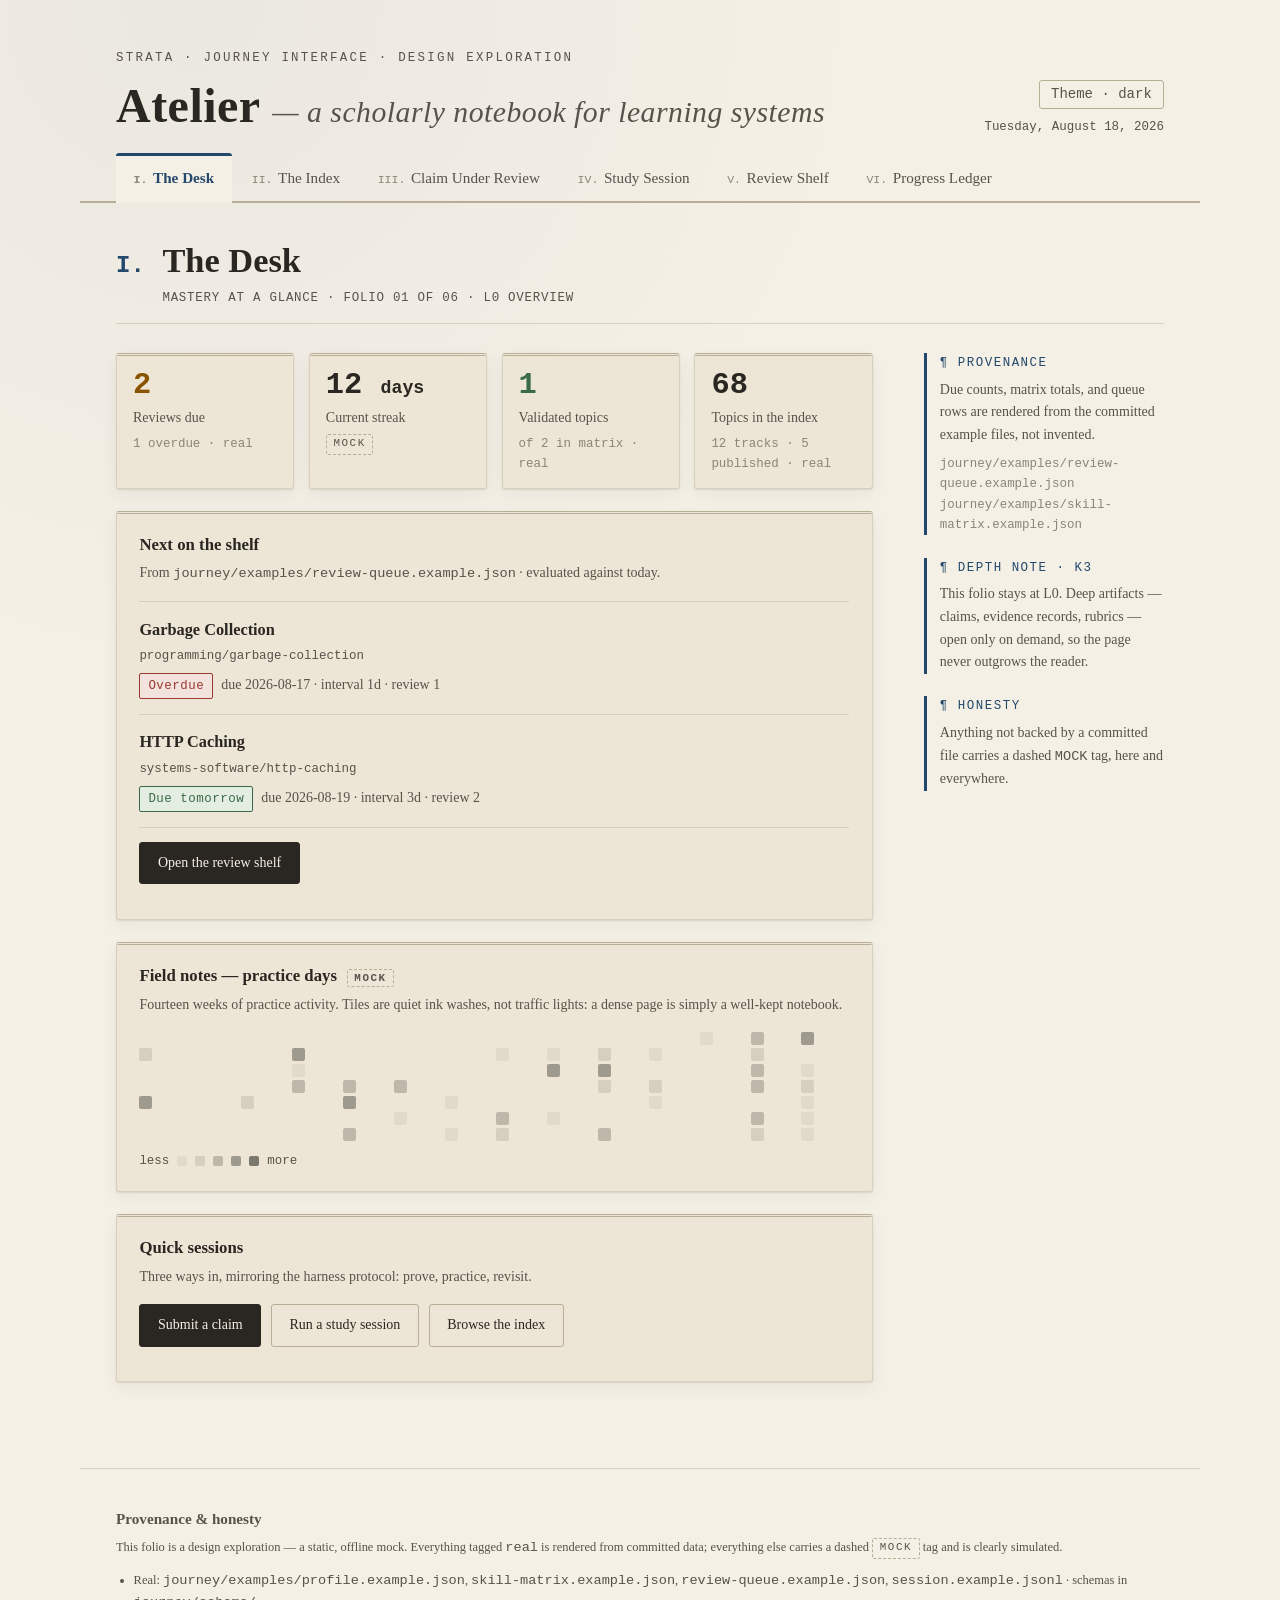
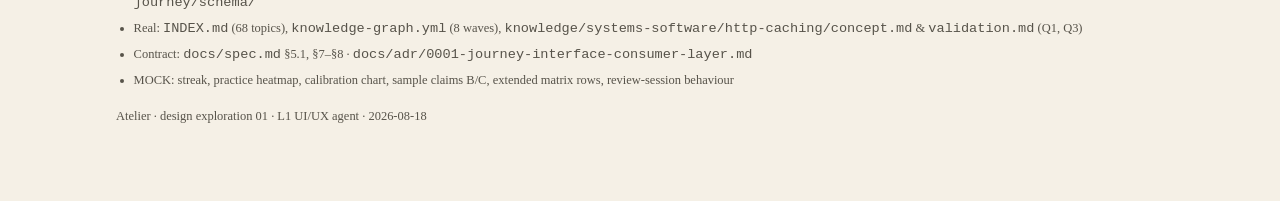
<file: ui/explorations/atelier/index.html>
<!DOCTYPE html>
<html lang="en">
<head>
<meta charset="utf-8">
<meta name="viewport" content="width=device-width, initial-scale=1">
<title>Atelier — a scholarly notebook for Strata's journey</title>
<meta name="description" content="Design exploration: the Strata journey interface as a beautifully kept annotated notebook. Static demo; reads real data from journey/examples and INDEX.">
<style>
/* ============================================================
   ATELIER — design tokens
   Warm paper, ink text, fountain-pen blue marginalia.
   All tokens defined once in :root; a dark variant is provided
   under [data-theme="dark"] and via prefers-color-scheme.
   ============================================================ */
:root {
  /* paper */
  --paper: #F5F0E6;
  --paper-2: #EDE6D6;
  --paper-3: #E2D9C4;
  /* ink */
  --ink: #2A2722;
  --ink-soft: #57534A;
  --ink-faint: #8A8578;          /* decorative / large text only (3.2:1) */
  /* rules & lines */
  --rule: #D8CFBC;
  --rule-strong: #B8AE96;
  /* pen (accent) */
  --pen: #23486B;
  --pen-soft: #4A6C92;
  /* verdict inks */
  --ok: #3A6B47;   --ok-bg: #E4EDE2;
  --warn: #8A5300; --warn-bg: #F3E8D5;
  --bad: #9B3B2F;  --bad-bg: #F2E3DE;
  /* frontier */
  --t4: #6B3E80;
  /* heat levels (heatmap / field notes) */
  --heat-1: rgba(42,39,34,.06);
  --heat-2: rgba(42,39,34,.12);
  --heat-3: rgba(42,39,34,.24);
  --heat-4: rgba(42,39,34,.40);
  --heat-5: rgba(42,39,34,.58);
  /* typography */
  --font-display: "Iowan Old Style", "Palatino Linotype", "Book Antiqua", Palatino, Georgia, "Times New Roman", serif;
  --font-body: Georgia, "Times New Roman", serif;
  --font-mono: ui-monospace, "Cascadia Mono", "SF Mono", Menlo, Consolas, "Courier New", monospace;
  /* scale */
  --fs-display: clamp(2.1rem, 3.5vw + 1rem, 3rem);
  --fs-h1: clamp(1.6rem, 2vw + .9rem, 2.15rem);
  --fs-h2: clamp(1.2rem, 1.2vw + .8rem, 1.5rem);
  --fs-h3: 1.05rem;
  --fs-body: 1rem;
  --fs-small: .875rem;
  --fs-caption: .78rem;
  --fs-mono: .85rem;
  --lh-body: 1.62;
  --lh-tight: 1.3;
  /* geometry */
  --maxw: 70rem;
  --gutter: clamp(1rem, 3vw, 2.25rem);
  --radius: 3px;
  --shadow: 0 1px 2px rgba(42,39,34,.10), 0 6px 18px rgba(42,39,34,.05);
  --focus: 2px solid var(--pen);
  /* motion */
  --t-fast: 140ms ease;
}

[data-theme="dark"] {
  --paper: #1B1812;
  --paper-2: #211D15;
  --paper-3: #2B2619;
  --ink: #E9E2D2;
  --ink-soft: #A8A194;
  --ink-faint: #7A746A;
  --rule: #3A362C;
  --rule-strong: #58523F;
  --pen: #8FB0D8;
  --pen-soft: #A9C4E4;
  --ok: #7FB493;   --ok-bg: #26352B;
  --warn: #D9A441; --warn-bg: #362D1B;
  --bad: #D98A7E;  --bad-bg: #3A2723;
  --t4: #C39BD8;
  --heat-1: rgba(233,226,210,.07);
  --heat-2: rgba(233,226,210,.14);
  --heat-3: rgba(233,226,210,.26);
  --heat-4: rgba(233,226,210,.42);
  --heat-5: rgba(233,226,210,.60);
  --shadow: 0 1px 2px rgba(0,0,0,.5), 0 8px 24px rgba(0,0,0,.35);
}

@media (prefers-color-scheme: dark) {
  :root:not([data-theme="light"]) {
    --paper: #1B1812;
    --paper-2: #211D15;
    --paper-3: #2B2619;
    --ink: #E9E2D2;
    --ink-soft: #A8A194;
    --ink-faint: #7A746A;
    --rule: #3A362C;
    --rule-strong: #58523F;
    --pen: #8FB0D8;
    --pen-soft: #A9C4E4;
    --ok: #7FB493;   --ok-bg: #26352B;
    --warn: #D9A441; --warn-bg: #362D1B;
    --bad: #D98A7E;  --bad-bg: #3A2723;
    --t4: #C39BD8;
    --heat-1: rgba(233,226,210,.07);
    --heat-2: rgba(233,226,210,.14);
    --heat-3: rgba(233,226,210,.26);
    --heat-4: rgba(233,226,210,.42);
    --heat-5: rgba(233,226,210,.60);
    --shadow: 0 1px 2px rgba(0,0,0,.5), 0 8px 24px rgba(0,0,0,.35);
  }
}

/* ---------- reset & base ---------- */
*, *::before, *::after { box-sizing: border-box; }
body {
  margin: 0;
  font-family: var(--font-body);
  font-size: var(--fs-body);
  line-height: var(--lh-body);
  color: var(--ink);
  background:
    radial-gradient(circle at 15% 0%, rgba(35,72,107,.05), transparent 42rem),
    var(--paper);
  transition: background var(--t-fast), color var(--t-fast);
}
h1, h2, h3, h4 { font-family: var(--font-display); line-height: var(--lh-tight); margin: 0; }
h2 { font-size: var(--fs-h1); }
h3 { font-size: var(--fs-h2); }
p { margin: 0 0 .9em; }
a { color: var(--pen); text-decoration-thickness: 1px; text-underline-offset: 2px; }
a:hover { text-decoration-thickness: 2px; }
code, .mono, .src { font-family: var(--font-mono); font-size: var(--fs-mono); }
:focus-visible { outline: var(--focus); outline-offset: 2px; }
::selection { background: var(--pen-soft); color: var(--paper); }
.skip-link {
  position: absolute; left: -9999px; top: 0; z-index: 50;
  background: var(--ink); color: var(--paper); padding: .5rem 1rem;
  font-family: var(--font-mono); font-size: var(--fs-small);
}
.skip-link:focus { left: 0; }

/* ---------- masthead ---------- */
.masthead {
  max-width: var(--maxw); margin: 0 auto; padding: clamp(1.5rem, 4vw, 3rem) var(--gutter) 1rem;
  display: flex; justify-content: space-between; align-items: flex-end; gap: 1.5rem; flex-wrap: wrap;
}
.brand-kicker {
  font-family: var(--font-mono); font-size: var(--fs-caption); letter-spacing: .18em;
  text-transform: uppercase; color: var(--ink-soft); margin-bottom: .4rem;
}
.brand-title { font-size: var(--fs-display); font-weight: 600; letter-spacing: .01em; }
.brand-title em { font-style: italic; font-weight: 400; color: var(--ink-soft); font-size: .62em; }
.folio-tools { text-align: right; display: flex; flex-direction: column; align-items: flex-end; gap: .5rem; }
.folio-date { font-family: var(--font-mono); font-size: var(--fs-caption); color: var(--ink-soft); margin: 0; }
.icon-btn {
  font-family: var(--font-mono); font-size: var(--fs-small); color: var(--ink-soft);
  background: transparent; border: 1px solid var(--rule-strong); border-radius: var(--radius);
  padding: .35rem .7rem; cursor: pointer;
}
.icon-btn:hover { color: var(--pen); border-color: var(--pen); }

/* ---------- bookmark tabs ---------- */
.tabbar {
  max-width: var(--maxw); margin: 0 auto; padding: 0 var(--gutter);
  border-bottom: 2px solid var(--rule-strong);
  display: flex; gap: .15rem; flex-wrap: wrap;
}
[role="tab"] {
  appearance: none; border: 0; cursor: pointer; font: inherit;
  font-family: var(--font-display); font-size: .95rem;
  color: var(--ink-soft); background: transparent;
  padding: .65rem 1.1rem .55rem; border-top-left-radius: var(--radius); border-top-right-radius: var(--radius);
  border-top: 3px solid transparent; border-bottom: 3px solid transparent;
  margin-bottom: -2px; transition: color var(--t-fast), border-color var(--t-fast);
}
[role="tab"] .tabnum { font-family: var(--font-mono); font-size: .72rem; margin-right: .35rem; color: var(--ink-faint); }
[role="tab"]:hover { color: var(--ink); }
[role="tab"][aria-selected="true"] {
  color: var(--pen); font-weight: 700;
  border-top-color: var(--pen); border-bottom-color: var(--paper);
  background: var(--paper);
}

/* ---------- screen layout ---------- */
main { max-width: var(--maxw); margin: 0 auto; padding: 0 var(--gutter) 4rem; }
[role="tabpanel"] { padding-top: 2.2rem; }

.folio { display: flex; gap: 1.1rem; align-items: baseline; border-bottom: 1px solid var(--rule); padding-bottom: .9rem; margin-bottom: 1.8rem; }
.folio-index {
  font-family: var(--font-mono); font-size: var(--fs-h2); color: var(--pen);
  font-weight: 700; line-height: 1;
}
.folio-rule {
  font-family: var(--font-mono); font-size: var(--fs-caption); color: var(--ink-soft);
  letter-spacing: .06em; text-transform: uppercase; margin: .35rem 0 0;
}
.folio .folio-head { flex: 1; }

.screen-grid { display: grid; grid-template-columns: minmax(0, 48rem) minmax(11rem, 15rem); gap: clamp(1.5rem, 4vw, 3.5rem); justify-content: center; }
.screen-body { min-width: 0; }
.margin { min-width: 0; }
.marginal {
  font-size: var(--fs-small); color: var(--ink-soft);
  border-left: 3px solid var(--pen); padding-left: .8rem; margin-bottom: 1.4rem;
}
.marginal .m-head {
  font-family: var(--font-mono); font-size: var(--fs-caption); text-transform: uppercase;
  letter-spacing: .12em; color: var(--pen); margin-bottom: .35rem;
}
.marginal p { margin-bottom: .55em; }
.marginal .src { font-size: var(--fs-caption); color: var(--ink-faint); }
@media (max-width: 980px) {
  .screen-grid { grid-template-columns: minmax(0, 1fr); }
  .margin { border-top: 1px solid var(--rule); padding-top: 1rem; margin-top: .5rem; }
  .marginal { border-left: 0; border-top: 3px double var(--rule-strong); padding: .8rem 0 0; }
}

/* ---------- leaf cards ---------- */
.leaf {
  background: var(--paper-2);
  border: 1px solid var(--rule);
  border-top: 3px double var(--rule-strong);
  border-radius: var(--radius);
  box-shadow: var(--shadow);
  padding: 1.25rem 1.4rem;
  margin-bottom: 1.4rem;
}
.leaf-title { font-size: var(--fs-h3); font-weight: 700; margin-bottom: .4rem; display: flex; gap: .6rem; align-items: baseline; flex-wrap: wrap; }
.leaf-sub { font-size: var(--fs-small); color: var(--ink-soft); margin-bottom: 1rem; }

/* ---------- stat tiles ---------- */
.stat-row { display: grid; grid-template-columns: repeat(auto-fit, minmax(9.5rem, 1fr)); gap: .9rem; margin-bottom: 1.4rem; }
.stat {
  background: var(--paper-2); border: 1px solid var(--rule); border-top: 3px double var(--rule-strong);
  border-radius: var(--radius); padding: .9rem 1rem .85rem; box-shadow: var(--shadow);
}
.stat-value { font-family: var(--font-mono); font-size: 1.9rem; font-weight: 700; line-height: 1.05; }
.stat-label { font-size: var(--fs-small); color: var(--ink-soft); margin-top: .3rem; }
.stat-note { font-size: var(--fs-caption); font-family: var(--font-mono); color: var(--ink-faint); margin-top: .25rem; }
.stat.warn .stat-value { color: var(--warn); }
.stat.ok .stat-value { color: var(--ok); }

/* ---------- badges ---------- */
.badge {
  display: inline-block; font-family: var(--font-mono); font-size: var(--fs-caption);
  padding: .12rem .5rem; border-radius: 2px; letter-spacing: .04em; white-space: nowrap;
}
.badge.ink   { background: var(--ink); color: var(--paper); }
.badge.pen   { background: var(--pen); color: var(--paper); }
.badge.ok    { background: var(--ok-bg); color: var(--ok); border: 1px solid var(--ok); }
.badge.warn  { background: var(--warn-bg); color: var(--warn); border: 1px solid var(--warn); }
.badge.bad   { background: var(--bad-bg); color: var(--bad); border: 1px solid var(--bad); }
.badge.ghost { background: transparent; color: var(--ink-soft); border: 1px dashed var(--rule-strong); }
.badge.t4    { background: transparent; color: var(--t4); border: 1px solid var(--t4); }
.badge.mono  { background: var(--paper-3); color: var(--ink); border: 1px solid var(--rule-strong); }
.mock-badge {
  display: inline-block; font-family: var(--font-mono); font-size: .68rem; letter-spacing: .14em;
  color: var(--ink-soft); border: 1px dashed var(--rule-strong); border-radius: 2px;
  padding: .05rem .42rem; text-transform: uppercase; vertical-align: middle;
}

/* tier chips */
.tier { font-family: var(--font-mono); font-size: var(--fs-caption); font-weight: 700; white-space: nowrap; }
.tier::before { content: ""; display: inline-block; width: .55em; height: .55em; border-radius: 1px; margin-right: .35em; vertical-align: .05em; }
.tier.t0 { color: var(--ink); }        .tier.t0::before { background: var(--ink); }
.tier.t1 { color: var(--pen); }        .tier.t1::before { background: var(--pen); }
.tier.t2 { color: var(--ok); }         .tier.t2::before { background: var(--ok); }
.tier.t3 { color: var(--ink-soft); }   .tier.t3::before { background: var(--ink-soft); }
.tier.t4 { color: var(--t4); }         .tier.t4::before { background: var(--t4); }

/* status glyphs */
.status-glyph { font-family: var(--font-mono); font-size: var(--fs-caption); color: var(--ink-soft); white-space: nowrap; }
.status-glyph .sq { display: inline-block; width: .62em; height: .62em; margin-right: .35em; vertical-align: -.02em; }
.sq.full { background: var(--ink); }
.sq.half { background: var(--ink-soft); opacity: .55; }
.sq.open { border: 1px solid var(--ink-soft); background: transparent; }

/* ---------- heat grid (field notes) ---------- */
.heat { display: grid; grid-template-rows: repeat(7, 13px); grid-auto-flow: column; gap: 3px; margin: .8rem 0 .6rem; }
.heat-cell { width: 13px; height: 13px; border-radius: 2px; }
.heat-cell.h1 { background: var(--heat-1); } .heat-cell.h2 { background: var(--heat-2); }
.heat-cell.h3 { background: var(--heat-3); } .heat-cell.h4 { background: var(--heat-4); }
.heat-cell.h5 { background: var(--heat-5); }
.heat-legend { display: flex; gap: .5rem; align-items: center; font-size: var(--fs-caption); font-family: var(--font-mono); color: var(--ink-soft); margin-top: .4rem; }
.heat-legend .hcell { width: 10px; height: 10px; border-radius: 2px; }

/* ---------- buttons ---------- */
.btn {
  appearance: none; cursor: pointer; font: inherit; font-family: var(--font-display);
  border-radius: var(--radius); padding: .55rem 1.1rem; font-size: var(--fs-small);
  transition: filter var(--t-fast), border-color var(--t-fast), background var(--t-fast);
}
.btn.ink { background: var(--ink); color: var(--paper); border: 1px solid var(--ink); }
.btn.ink:hover { filter: brightness(1.12); }
.btn.outline { background: var(--paper-2); color: var(--ink); border: 1px solid var(--rule-strong); }
.btn.outline:hover { border-color: var(--pen); color: var(--pen); }
.btn:disabled { opacity: .5; cursor: not-allowed; }
.btn-row { display: flex; gap: .6rem; flex-wrap: wrap; margin: .9rem 0; }

/* ---------- verdict stamp ---------- */
.verdict-zone { min-height: 6rem; }
.verdict-stamp {
  display: inline-block; font-family: var(--font-display); font-weight: 700;
  font-size: 1.15rem; letter-spacing: .14em; text-transform: uppercase;
  border: 3px double var(--stamp); outline: 1px solid var(--stamp); outline-offset: 3px;
  border-radius: 5px; padding: .5rem 1.15rem; transform: rotate(-1.4deg);
  background: var(--stamp-bg); color: var(--stamp);
}
.verdict-stamp[data-v="correct"] { --stamp: var(--ok); --stamp-bg: var(--ok-bg); }
.verdict-stamp[data-v="partial"] { --stamp: var(--warn); --stamp-bg: var(--warn-bg); }
.verdict-stamp[data-v="incorrect"] { --stamp: var(--bad); --stamp-bg: var(--bad-bg); }
.verdict-meta { font-family: var(--font-mono); font-size: var(--fs-small); color: var(--ink-soft); margin-top: .9rem; }
.evidence-chips { display: flex; gap: .45rem; flex-wrap: wrap; margin: .6rem 0; }
.rec {
  font-family: var(--font-mono); font-size: var(--fs-caption); text-decoration: none;
  color: var(--pen); border: 1px solid var(--pen); border-radius: 2px; padding: .15rem .5rem;
}
.rec:hover { background: var(--pen); color: var(--paper); }
.steps { margin: .4rem 0 0; padding-left: 1.4rem; }
.steps li { margin-bottom: .5em; }
.steps .step-tag { font-family: var(--font-mono); font-size: var(--fs-caption); color: var(--ink-soft); }

/* ---------- claim composer ---------- */
.field-label { display: block; font-family: var(--font-mono); font-size: var(--fs-caption); letter-spacing: .1em; text-transform: uppercase; color: var(--ink-soft); margin-bottom: .4rem; }
.claim-input {
  width: 100%; min-height: 5.2rem; resize: vertical; font: inherit;
  font-family: var(--font-body); color: var(--ink);
  background: var(--paper-2); border: 1px solid var(--rule-strong); border-radius: var(--radius);
  padding: .7rem .9rem;
}
.claim-input:focus-visible { outline: var(--focus); }
.sample-chips { display: flex; gap: .5rem; flex-wrap: wrap; margin-top: .7rem; }
.sample-chip {
  font-family: var(--font-mono); font-size: var(--fs-caption); cursor: pointer;
  background: transparent; border: 1px solid var(--rule-strong); border-radius: 2px;
  color: var(--ink-soft); padding: .3rem .6rem;
}
.sample-chip:hover { border-color: var(--pen); color: var(--pen); }
.sample-chip[aria-pressed="true"] { border-color: var(--pen); color: var(--pen); background: var(--paper-3); }

/* ---------- quiz ---------- */
.session-ledger {
  font-family: var(--font-mono); font-size: var(--fs-small); color: var(--ink-soft);
  border: 1px solid var(--rule); border-left: 3px solid var(--pen); border-radius: 2px;
  background: var(--paper-2); padding: .7rem .9rem; margin-bottom: 1.4rem;
}
.session-ledger .lg-line { margin-bottom: .25rem; }
.session-ledger .lg-key { color: var(--ink-faint); }
.quiz-q { font-size: 1.05rem; line-height: var(--lh-body); margin-bottom: .8rem; }
.quiz-options { list-style: none; padding: 0; margin: 0 0 .9rem; display: grid; gap: .45rem; }
.quiz-options li { margin: 0; }
.quiz-opt {
  display: block; width: 100%; text-align: left; cursor: pointer; font: inherit; font-size: var(--fs-small);
  background: var(--paper-2); color: var(--ink); border: 1px solid var(--rule-strong);
  border-radius: var(--radius); padding: .55rem .8rem;
}
.quiz-opt:hover { border-color: var(--pen); }
.quiz-opt[aria-checked="true"] { border-color: var(--pen); background: var(--paper-3); }
.model-answer {
  background: var(--paper-2); border: 1px dashed var(--rule-strong); border-radius: var(--radius);
  padding: .9rem 1rem; font-size: var(--fs-small);
}
.model-answer.hidden { display: none; }
.model-answer .ma-head { font-family: var(--font-mono); font-size: var(--fs-caption); text-transform: uppercase; letter-spacing: .12em; color: var(--pen); margin-bottom: .4rem; }

/* ---------- dialog ---------- */
dialog {
  border: 1px solid var(--rule-strong); border-top: 4px double var(--rule-strong);
  border-radius: var(--radius); background: var(--paper); color: var(--ink);
  box-shadow: var(--shadow); padding: 0; max-width: 34rem; width: calc(100% - 2rem);
}
dialog::backdrop { background: rgba(42,39,34,.45); }
.dlg-inner { padding: 1.4rem 1.5rem 1.2rem; }
.dlg-inner h3 { font-size: 1.15rem; margin-bottom: .7rem; }
.dlg-grade { font-family: var(--font-display); font-weight: 700; font-size: 1.05rem; letter-spacing: .08em; text-transform: uppercase; margin-bottom: .6rem; }
.dlg-grade[data-v="correct"] { color: var(--ok); }
.dlg-grade[data-v="partial"] { color: var(--warn); }
.dlg-grade[data-v="incorrect"] { color: var(--bad); }

/* ---------- review shelf ---------- */
.shelf-row {
  display: grid; grid-template-columns: minmax(0, 1fr) auto; gap: .9rem; align-items: start;
  border-bottom: 1px solid var(--rule); padding: .9rem 0 .95rem;
}
.shelf-row:first-of-type { border-top: 1px solid var(--rule); }
.shelf-title { font-family: var(--font-display); font-weight: 700; font-size: 1.02rem; }
.shelf-id { font-family: var(--font-mono); font-size: var(--fs-caption); color: var(--ink-soft); margin-top: .2rem; }
.shelf-meta { font-size: var(--fs-small); color: var(--ink-soft); margin-top: .4rem; display: flex; gap: .5rem; flex-wrap: wrap; align-items: center; }
.ladder { display: flex; gap: .3rem; align-items: center; font-family: var(--font-mono); font-size: var(--fs-caption); color: var(--ink-faint); margin-top: .5rem; flex-wrap: wrap; }
.ladder .rung { border: 1px solid var(--rule-strong); border-radius: 2px; padding: .1rem .42rem; }
.ladder .rung.past { color: var(--ink-soft); }
.ladder .rung.now { color: var(--pen); border-color: var(--pen); font-weight: 700; background: var(--paper-3); }
.due-flag { font-family: var(--font-mono); font-size: var(--fs-caption); font-weight: 700; white-space: nowrap; }
.due-flag.overdue { color: var(--bad); }
.due-flag.soon { color: var(--ok); }

/* ---------- tables ---------- */
.table-wrap { overflow-x: auto; margin-bottom: 1.2rem; }
table { border-collapse: collapse; width: 100%; font-size: var(--fs-small); }
caption {
  caption-side: top; text-align: left; font-family: var(--font-mono);
  font-size: var(--fs-caption); letter-spacing: .1em; text-transform: uppercase;
  color: var(--ink-soft); padding-bottom: .5rem;
}
th, td { padding: .5rem .65rem; border-bottom: 1px solid var(--rule); text-align: left; vertical-align: top; }
th { font-family: var(--font-mono); font-size: var(--fs-caption); text-transform: uppercase; letter-spacing: .08em; color: var(--ink-soft); font-weight: 700; }
tbody tr:hover { background: var(--paper-2); }
.num { font-family: var(--font-mono); text-align: right; white-space: nowrap; }

/* ---------- explorer chapters ---------- */
.chapter { border-bottom: 1px solid var(--rule); }
.chapter summary {
  cursor: pointer; list-style: none; display: flex; align-items: baseline; gap: .9rem;
  padding: .8rem .2rem; font-family: var(--font-display); font-weight: 700; font-size: 1.02rem;
}
.chapter summary::-webkit-details-marker { display: none; }
.chapter summary::before {
  content: "\25B8"; font-family: var(--font-mono); font-size: .8rem; color: var(--pen);
  transition: transform var(--t-fast); width: .8em; display: inline-block;
}
.chapter[open] summary::before { transform: rotate(90deg); }
.chapter summary .ch-count { font-family: var(--font-mono); font-size: var(--fs-caption); color: var(--ink-soft); font-weight: 400; }
.chapter summary .ch-meta { margin-left: auto; font-family: var(--font-mono); font-size: var(--fs-caption); color: var(--ink-faint); font-weight: 400; white-space: nowrap; }
.topic-list { padding: 0 0 .6rem 1.7rem; }
.topic-row { display: flex; align-items: baseline; gap: .6rem; padding: .34rem 0; font-size: var(--fs-small); }
.topic-row .t-title { font-weight: 700; }
.topic-row .t-id { font-family: var(--font-mono); font-size: var(--fs-caption); color: var(--ink-faint); overflow: hidden; text-overflow: ellipsis; white-space: nowrap; }
.topic-row .t-band { font-family: var(--font-mono); font-size: var(--fs-caption); color: var(--ink-soft); }
.topic-row .t-bloom { font-family: var(--font-display); font-style: italic; font-size: var(--fs-caption); color: var(--ink-soft); }
.topic-row .t-spacer { flex: 1; min-width: .5rem; }
.topic-row .mastered { color: var(--ok); font-weight: 700; }
.legend-row { display: flex; gap: 1.1rem; flex-wrap: wrap; font-size: var(--fs-caption); color: var(--ink-soft); margin-top: 1rem; }

/* ---------- chart ---------- */
.chart-wrap { margin: .6rem 0 1rem; }
.chart-wrap svg { width: 100%; height: auto; display: block; }
.chart-label { font-family: var(--font-mono); font-size: .72rem; fill: var(--ink-soft); }
.chart-axis { stroke: var(--rule-strong); stroke-width: 1; }
.chart-grid { stroke: var(--rule); stroke-width: 1; stroke-dasharray: 2 4; }
.chart-line { fill: none; stroke-width: 2.2; stroke-linecap: round; }
.chart-line.pred { stroke: var(--ink-faint); stroke-dasharray: 5 5; }
.chart-line.act { stroke: var(--pen); }
.chart-dot { fill: var(--paper); stroke-width: 2.2; }
.chart-dot.pred { stroke: var(--ink-faint); }
.chart-dot.act { stroke: var(--pen); }
.chart-legend { font-family: var(--font-mono); font-size: var(--fs-caption); color: var(--ink-soft); display: flex; gap: 1.2rem; }
.chart-legend .sw { display: inline-block; width: 1.4rem; height: 0; border-top: 2.5px solid; vertical-align: middle; margin-right: .4rem; }
.chart-legend .sw.pred { border-color: var(--ink-faint); border-top-style: dashed; }
.chart-legend .sw.act { border-color: var(--pen); }

/* ---------- footer ---------- */
.site-foot {
  max-width: var(--maxw); margin: 0 auto; padding: 2.5rem var(--gutter) 4rem;
  border-top: 1px solid var(--rule); font-size: var(--fs-caption); color: var(--ink-soft);
}
.site-foot h3 { font-size: .95rem; margin-bottom: .5rem; }
.site-foot ul { margin: 0; padding-left: 1.1rem; }
.site-foot li { margin-bottom: .3em; }
.site-foot .src { color: var(--ink-soft); }

/* ---------- print ---------- */
@media print {
  .tabbar, .icon-btn, .skip-link, .btn-row { display: none !important; }
  body { background: #fff; color: #000; }
  [role="tabpanel"] { display: block !important; page-break-before: always; }
}

/* ---------- reduced motion ---------- */
@media (prefers-reduced-motion: reduce) {
  *, *::before, *::after { transition: none !important; animation: none !important; }
  .verdict-stamp { transform: none; }
}
</style>
</head>
<body>
<a class="skip-link" href="#main">Skip to content</a>

<header class="masthead">
  <div class="brand">
    <p class="brand-kicker">Strata &middot; journey interface &middot; design exploration</p>
    <h1 class="brand-title">Atelier <em>&mdash; a scholarly notebook for learning systems</em></h1>
  </div>
  <div class="folio-tools">
    <button type="button" class="icon-btn" id="theme-toggle" aria-pressed="false">Theme &middot; dark</button>
    <p class="folio-date" id="folio-date">Tuesday, August 18, 2026</p>
  </div>
</header>

<nav class="tabbar" role="tablist" aria-label="Screens">
  <button role="tab" id="tab-dashboard" aria-controls="screen-dashboard" aria-selected="true" data-screen="dashboard"><span class="tabnum">I.</span>The Desk</button>
  <button role="tab" id="tab-explorer" aria-controls="screen-explorer" aria-selected="false" data-screen="explorer" tabindex="-1"><span class="tabnum">II.</span>The Index</button>
  <button role="tab" id="tab-validate" aria-controls="screen-validate" aria-selected="false" data-screen="validate" tabindex="-1"><span class="tabnum">III.</span>Claim Under Review</button>
  <button role="tab" id="tab-quiz" aria-controls="screen-quiz" aria-selected="false" data-screen="quiz" tabindex="-1"><span class="tabnum">IV.</span>Study Session</button>
  <button role="tab" id="tab-review" aria-controls="screen-review" aria-selected="false" data-screen="review" tabindex="-1"><span class="tabnum">V.</span>Review Shelf</button>
  <button role="tab" id="tab-progress" aria-controls="screen-progress" aria-selected="false" data-screen="progress" tabindex="-1"><span class="tabnum">VI.</span>Progress Ledger</button>
</nav>

<main id="main">

  <!-- ========================================================
       SCREEN 1 — THE DESK (dashboard)
       ======================================================== -->
  <section role="tabpanel" id="screen-dashboard" aria-labelledby="tab-dashboard">
    <header class="folio">
      <p class="folio-index" aria-hidden="true">I.</p>
      <div class="folio-head">
        <h2>The Desk</h2>
        <p class="folio-rule">Mastery at a glance &middot; folio 01 of 06 &middot; L0 overview</p>
      </div>
    </header>

    <div class="screen-grid">
      <div class="screen-body">

        <div class="stat-row">
          <div class="stat warn">
            <div class="stat-value" id="stat-due">2</div>
            <div class="stat-label">Reviews due</div>
            <div class="stat-note">1 overdue &middot; real</div>
          </div>
          <div class="stat">
            <div class="stat-value">12 <span style="font-size:.6em">days</span></div>
            <div class="stat-label">Current streak</div>
            <div class="stat-note"><span class="mock-badge">MOCK</span></div>
          </div>
          <div class="stat ok">
            <div class="stat-value">1</div>
            <div class="stat-label">Validated topics</div>
            <div class="stat-note">of 2 in matrix &middot; real</div>
          </div>
          <div class="stat">
            <div class="stat-value">68</div>
            <div class="stat-label">Topics in the index</div>
            <div class="stat-note">12 tracks &middot; 5 published &middot; real</div>
          </div>
        </div>

        <div class="leaf">
          <h3 class="leaf-title">Next on the shelf</h3>
          <p class="leaf-sub">From <span class="src">journey/examples/review-queue.example.json</span> &middot; evaluated against today.</p>
          <div class="shelf-row">
            <div>
              <div class="shelf-title">Garbage Collection</div>
              <div class="shelf-id">programming/garbage-collection</div>
              <div class="shelf-meta"><span class="badge bad">Overdue</span> due 2026-08-17 &middot; interval 1d &middot; review 1</div>
            </div>
          </div>
          <div class="shelf-row">
            <div>
              <div class="shelf-title">HTTP Caching</div>
              <div class="shelf-id">systems-software/http-caching</div>
              <div class="shelf-meta"><span class="badge ok">Due tomorrow</span> due 2026-08-19 &middot; interval 3d &middot; review 2</div>
            </div>
          </div>
          <div class="btn-row">
            <button class="btn ink" type="button" data-goto="review">Open the review shelf</button>
          </div>
        </div>

        <div class="leaf">
          <h3 class="leaf-title">Field notes &mdash; practice days <span class="mock-badge">MOCK</span></h3>
          <p class="leaf-sub">Fourteen weeks of practice activity. Tiles are quiet ink washes, not traffic lights: a dense page is simply a well-kept notebook.</p>
          <div class="heat" id="heatmap" role="img" aria-label="Mock practice heatmap: fourteen weeks by weekdays, denser ink means more practice minutes"></div>
          <div class="heat-legend" aria-hidden="true">
            <span>less</span><span class="hcell" style="background:var(--heat-1)"></span><span class="hcell" style="background:var(--heat-2)"></span><span class="hcell" style="background:var(--heat-3)"></span><span class="hcell" style="background:var(--heat-4)"></span><span class="hcell" style="background:var(--heat-5)"></span><span>more</span>
          </div>
        </div>

        <div class="leaf">
          <h3 class="leaf-title">Quick sessions</h3>
          <p class="leaf-sub">Three ways in, mirroring the harness protocol: prove, practice, revisit.</p>
          <div class="btn-row">
            <button class="btn ink" type="button" data-goto="validate">Submit a claim</button>
            <button class="btn outline" type="button" data-goto="quiz">Run a study session</button>
            <button class="btn outline" type="button" data-goto="explorer">Browse the index</button>
          </div>
        </div>

      </div>

      <aside class="margin" aria-label="Marginalia for the desk">
        <div class="marginal">
          <p class="m-head">&para; Provenance</p>
          <p>Due counts, matrix totals, and queue rows are rendered from the committed example files, not invented.</p>
          <p class="src">journey/examples/review-queue.example.json<br>journey/examples/skill-matrix.example.json</p>
        </div>
        <div class="marginal">
          <p class="m-head">&para; Depth note &middot; K3</p>
          <p>This folio stays at L0. Deep artifacts &mdash; claims, evidence records, rubrics &mdash; open only on demand, so the page never outgrows the reader.</p>
        </div>
        <div class="marginal">
          <p class="m-head">&para; Honesty</p>
          <p>Anything not backed by a committed file carries a dashed <span class="mono">MOCK</span> tag, here and everywhere.</p>
        </div>
      </aside>
    </div>
  </section>

  <!-- ========================================================
       SCREEN 2 — THE INDEX (topic explorer)
       ======================================================== -->
  <section role="tabpanel" id="screen-explorer" aria-labelledby="tab-explorer" hidden>
    <header class="folio">
      <p class="folio-index" aria-hidden="true">II.</p>
      <div class="folio-head">
        <h2>The Index</h2>
        <p class="folio-rule">The knowledge graph as a table of contents &middot; folio 02 of 06 &middot; L1 maps</p>
      </div>
    </header>

    <div class="screen-grid">
      <div class="screen-body">
        <p>Chapters are tracks; entries are topics. Bands run high (B6, systems of systems) to low (B1, hardware). Marks: <span class="status-glyph"><span class="sq full"></span>published</span> &nbsp; <span class="status-glyph"><span class="sq half"></span>validated</span> &nbsp; <span class="status-glyph"><span class="sq open"></span>draft</span>. A green title means the example skill matrix records mastery there.</p>

        <div id="track-chapters"><!-- chapters rendered by JS from INDEX.md data --></div>

        <div class="legend-row" id="tier-legend" aria-hidden="true"></div>
      </div>

      <aside class="margin" aria-label="Marginalia for the index">
        <div class="marginal">
          <p class="m-head">&para; Provenance</p>
          <p>All 68 topics, their bands, tiers, Bloom targets, and statuses are rendered verbatim from the committed index and graph.</p>
          <p class="src">INDEX.md &middot; knowledge-graph.yml (68 topics, 8 waves)</p>
        </div>
        <div class="marginal">
          <p class="m-head">&para; Axis reading</p>
          <p>Three axes at once: abstraction band (vertical), evidence tier (confidence), Bloom depth (practice target). The graph&rsquo;s <span class="mono">prerequisite</span> edges stay in the margins here &mdash; the wave order in <span class="mono">knowledge-graph.yml</span> preserves them.</p>
        </div>
        <div class="marginal">
          <p class="m-head">&para; Tier legend</p>
          <p><span class="tier t0">T0</span> formal proof &middot; <span class="tier t1">T1</span> strong empirical &middot; <span class="tier t2">T2</span> codified consensus &middot; <span class="tier t3">T3</span> established practice &middot; <span class="tier t4">T4</span> frontier, volatile</p>
        </div>
        <div class="marginal">
          <p class="m-head">&para; T4 care</p>
          <p>Frontier topics are dated and volatile-flagged; CI alerts when their <span class="mono">review_after</span> passes. The violet mark is a warning, not a badge of honour.</p>
        </div>
      </aside>
    </div>
  </section>

  <!-- ========================================================
       SCREEN 3 — CLAIM UNDER REVIEW (validate flow)
       ======================================================== -->
  <section role="tabpanel" id="screen-validate" aria-labelledby="tab-validate" hidden>
    <header class="folio">
      <p class="folio-index" aria-hidden="true">III.</p>
      <div class="folio-head">
        <h2>Claim Under Review</h2>
        <p class="folio-rule">Verdict &middot; tier &middot; evidence &middot; corrective path &middot; folio 03 of 06</p>
      </div>
    </header>

    <div class="screen-grid">
      <div class="screen-body">

        <div class="leaf">
          <h3 class="leaf-title">State your claim</h3>
          <p class="leaf-sub">Write what you believe and why. The harness resolves the topic, compares against the published claims, and returns a verdict with its evidence.</p>
          <label class="field-label" for="claim-input">Your claim</label>
          <textarea class="claim-input" id="claim-input" spellcheck="false">Cache-Control max-age makes a response reusable for that many seconds from origin.</textarea>
          <p class="leaf-sub" id="claim-source-note">Rendered from <span class="src">journey/examples/session.example.jsonl</span> (claim.submitted).</p>
          <div class="sample-chips" role="group" aria-label="Sample claims">
            <button class="sample-chip" type="button" data-sample="a" aria-pressed="true">Sample A &middot; real</button>
            <button class="sample-chip" type="button" data-sample="b" aria-pressed="false">Sample B &middot; MOCK</button>
            <button class="sample-chip" type="button" data-sample="c" aria-pressed="false">Sample C &middot; MOCK</button>
          </div>
          <div class="btn-row">
            <button class="btn ink" type="button" id="submit-claim">Submit for review</button>
            <button class="btn outline" type="button" id="clear-claim">Clear to free text</button>
          </div>
          <p class="leaf-sub" id="free-text-note" hidden>Free text is evaluated by the agent harness during a real session. This static folio renders verdicts for the three sample claims only &mdash; submit one of those to see the full apparatus. <span class="mock-badge">MOCK</span></p>
        </div>

        <div class="leaf" id="verdict-leaf">
          <h3 class="leaf-title">Verdict</h3>
          <div class="verdict-zone" id="verdict-zone" aria-live="polite">
            <p class="leaf-sub">No claim submitted yet.</p>
          </div>
        </div>

      </div>

      <aside class="margin" aria-label="Marginalia for claim review">
        <div class="marginal">
          <p class="m-head">&para; Protocol</p>
          <p>Verdicts come from comparing the claim against <span class="mono">concept.md</span> claims; every verdict cites a record id. Unknown claims are answered <span class="mono">UNVERIFIED</span>, never guessed.</p>
        </div>
        <div class="marginal">
          <p class="m-head">&para; Sample A &middot; real</p>
          <p>The first sample is the actual claim submitted in the committed example session &mdash; verdict, tier, record, and note are all taken from <span class="mono">claim.verdict</span>.</p>
        </div>
        <div class="marginal">
          <p class="m-head">&para; Corrective path</p>
          <p>The steps under each verdict follow the shortest topological path from your current mastery to the target topic, per the knowledge graph.</p>
        </div>
      </aside>
    </div>
  </section>

  <!-- ========================================================
       SCREEN 4 — STUDY SESSION (quiz)
       ======================================================== -->
  <section role="tabpanel" id="screen-quiz" aria-labelledby="tab-quiz" hidden>
    <header class="folio">
      <p class="folio-index" aria-hidden="true">IV.</p>
      <div class="folio-head">
        <h2>Study Session</h2>
        <p class="folio-rule">Formative practice with immediate feedback &middot; folio 04 of 06</p>
      </div>
    </header>

    <div class="screen-grid">
      <div class="screen-body">

        <div class="session-ledger" aria-label="Session ledger">
          <div class="lg-line"><span class="lg-key">session</span> s-example-001 &middot; <span class="lg-key">started</span> 2026-08-16T10:00:00Z &middot; <span class="lg-key">objective</span> validate understanding of HTTP caching</div>
          <div class="lg-line"><span class="lg-key">bank</span> formative &middot; <span class="lg-key">topic</span> systems-software/http-caching &middot; <span class="lg-key">tier</span> <span class="tier t2">T2</span> &middot; <span class="lg-key">bloom target</span> apply</div>
          <div class="lg-line">Rendered from <span class="src">journey/examples/session.example.jsonl</span> &middot; questions from <span class="src">knowledge/systems-software/http-caching/validation.md</span></div>
        </div>

        <div class="leaf" id="item-1">
          <h3 class="leaf-title">Item 1 <span class="badge mono">apply</span> <span class="badge ghost">formative</span> <span class="badge ghost">Q3</span></h3>
          <p class="leaf-sub">Write your answer first &mdash; retrieval before reading (Roediger &amp; Karpicke, 2006).</p>
          <p class="quiz-q">At 12:00:00 a proxy stores a response with <span class="mono">Date: 12:00:00</span>, <span class="mono">Age: 0</span>, <span class="mono">Cache-Control: public, max-age=300</span>. The proxy forwards it at 12:03:00. What <span class="mono">Age</span> value must the proxy send, and is the response still fresh?</p>
          <textarea class="claim-input" id="q1-answer" spellcheck="false" aria-label="Your answer to item 1" placeholder="Your answer, in your own words"></textarea>
          <div class="btn-row">
            <button class="btn outline" type="button" data-reveal="a1">Reveal model answer</button>
            <button class="btn ink" type="button" id="grade-1" disabled>Self-grade this item</button>
          </div>
          <div class="model-answer hidden" id="a1">
            <p class="ma-head">Model answer &middot; evidence S-0009</p>
            <p>Age = 180 (3 minutes of resident time added to prior Age 0). Freshness lifetime is 300 s, current age 180 s &lt; 300 s, so it is still fresh and may be served without contacting the origin.</p>
          </div>
        </div>

        <div class="leaf" id="item-2">
          <h3 class="leaf-title">Item 2 <span class="badge mono">remember</span> <span class="badge ghost">formative</span> <span class="badge ghost">Q1</span></h3>
          <p class="leaf-sub">Multiple choice &middot; distractors constructed from claims in <span class="src">concept.md</span>.</p>
          <p class="quiz-q">Which single Cache-Control directive truly prevents a response from being stored and reused by any cache?</p>
          <ul class="quiz-options" id="q2-options" role="radiogroup" aria-label="Answers for item 2">
            <li><button class="quiz-opt" type="button" role="radio" aria-checked="false" data-opt="0">no-store</button></li>
            <li><button class="quiz-opt" type="button" role="radio" aria-checked="false" data-opt="1">no-cache</button></li>
            <li><button class="quiz-opt" type="button" role="radio" aria-checked="false" data-opt="2">private</button></li>
            <li><button class="quiz-opt" type="button" role="radio" aria-checked="false" data-opt="3">must-revalidate</button></li>
          </ul>
          <div class="btn-row">
            <button class="btn ink" type="button" id="grade-2" disabled>Check my answer</button>
            <button class="btn outline" type="button" data-reveal="a2">Reveal model answer</button>
          </div>
          <div class="model-answer hidden" id="a2">
            <p class="ma-head">Model answer &middot; evidence S-0009</p>
            <p><span class="mono">no-store</span>. <span class="mono">no-cache</span> still allows storage (it only forces revalidation before reuse), and <span class="mono">private</span> still allows the browser&rsquo;s own cache to store the response.</p>
          </div>
        </div>

        <div class="leaf">
          <h3 class="leaf-title">Session close</h3>
          <p class="leaf-sub">When both items are graded, the session would log <span class="mono">quiz.attempted</span> with per-Bloom scores and schedule the next review &mdash; that bookkeeping is the harness&rsquo;s job, not this folio&rsquo;s.</p>
        </div>

      </div>

      <aside class="margin" aria-label="Marginalia for the study session">
        <div class="marginal">
          <p class="m-head">&para; Method</p>
          <p>Questions come first, answers second: retrieval practice before reading. Feedback is immediate on every item.</p>
        </div>
        <div class="marginal">
          <p class="m-head">&para; Provenance</p>
          <p>Both items are real formative questions from the published HTTP Caching pack &mdash; bank, Bloom level, evidence records included.</p>
          <p class="src">validation.md Q1, Q3 &middot; concept.md</p>
        </div>
        <div class="marginal">
          <p class="m-head">&para; Spacing</p>
          <p>Review items interleave prerequisites. This session is formative; the next stop is the shelf.</p>
        </div>
      </aside>
    </div>
  </section>

  <!-- ========================================================
       SCREEN 5 — REVIEW SHELF (review queue)
       ======================================================== -->
  <section role="tabpanel" id="screen-review" aria-labelledby="tab-review" hidden>
    <header class="folio">
      <p class="folio-index" aria-hidden="true">V.</p>
      <div class="folio-head">
        <h2>The Review Shelf</h2>
        <p class="folio-rule">Spaced-repetition due list &middot; folio 05 of 06</p>
      </div>
    </header>

    <div class="screen-grid">
      <div class="screen-body">

        <div class="leaf">
          <h3 class="leaf-title">Due now <span class="badge warn">2 items</span></h3>
          <p class="leaf-sub">From <span class="src">journey/examples/review-queue.example.json</span> &middot; due dates evaluated against today (2026-08-18).</p>

          <div class="shelf-row">
            <div>
              <div class="shelf-title">Garbage Collection</div>
              <div class="shelf-id">programming/garbage-collection</div>
              <div class="shelf-meta"><span class="due-flag overdue">OVERDUE &middot; 1 day</span> &middot; reviews 1 &middot; last 2026-08-16</div>
              <div class="ladder" aria-label="Spacing ladder: interval 1 of 1, 3, 7, 14, 30, 60, 120 days">
                <span class="rung now">1</span><span class="rung">3</span><span class="rung">7</span><span class="rung">14</span><span class="rung">30</span><span class="rung">60</span><span class="rung">120</span>
              </div>
            </div>
          </div>

          <div class="shelf-row">
            <div>
              <div class="shelf-title">HTTP Caching</div>
              <div class="shelf-id">systems-software/http-caching</div>
              <div class="shelf-meta"><span class="due-flag soon">Due 2026-08-19</span> &middot; reviews 2 &middot; last 2026-08-16</div>
              <div class="ladder" aria-label="Spacing ladder: interval 3 of 1, 3, 7, 14, 30, 60, 120 days">
                <span class="rung past">1</span><span class="rung now">3</span><span class="rung">7</span><span class="rung">14</span><span class="rung">30</span><span class="rung">60</span><span class="rung">120</span>
              </div>
            </div>
          </div>

          <div class="btn-row">
            <button class="btn ink" type="button" id="start-review">Start review session</button>
          </div>
          <p class="leaf-sub" id="review-note" hidden>A review session draws mixed, interleaved items from each topic and its prerequisites. This demo drops you on the study-session folio. <span class="mock-badge">MOCK</span></p>
        </div>

        <div class="leaf">
          <h3 class="leaf-title">The ladder</h3>
          <p class="leaf-sub">Distributed practice, per Cepeda et al. (2006): 1 &rarr; 3 &rarr; 7 &rarr; 14 &rarr; 30 &rarr; 60 &rarr; 120 days, optimal gap roughly 10&ndash;20% of the retention interval.</p>
          <p class="leaf-sub">Each completed review advances the rung; the shelf re-evaluates on every visit, so an overdue item sits at the top, quietly.</p>
        </div>

      </div>

      <aside class="margin" aria-label="Marginalia for the review shelf">
        <div class="marginal">
          <p class="m-head">&para; Provenance</p>
          <p>Both due items, intervals, and review counts come verbatim from the committed example queue.</p>
          <p class="src">journey/examples/review-queue.example.json</p>
        </div>
        <div class="marginal">
          <p class="m-head">&para; Overdue, not failing</p>
          <p>The brick ink marks a missed date, nothing more. Reviews are never a punishment &mdash; the ladder simply resumes where it left off.</p>
        </div>
        <div class="marginal">
          <p class="m-head">&para; Interleaving</p>
          <p>Sessions mix this topic with its prerequisites, so the shelf double-checks the foundation each time it climbs.</p>
        </div>
      </aside>
    </div>
  </section>

  <!-- ========================================================
       SCREEN 6 — PROGRESS LEDGER (progress & calibration)
       ======================================================== -->
  <section role="tabpanel" id="screen-progress" aria-labelledby="tab-progress" hidden>
    <header class="folio">
      <p class="folio-index" aria-hidden="true">VI.</p>
      <div class="folio-head">
        <h2>The Progress Ledger</h2>
        <p class="folio-rule">Skill matrix &middot; predicted vs actual &middot; event log &middot; folio 06 of 06</p>
      </div>
    </header>

    <div class="screen-grid">
      <div class="screen-body">

        <div class="leaf">
          <h3 class="leaf-title">Skill matrix</h3>
          <p class="leaf-sub">From <span class="src">journey/examples/skill-matrix.example.json</span> &middot; schema v1.</p>
          <div class="table-wrap">
            <table id="matrix-table">
              <caption>Recorded topics (real example data)</caption>
              <thead>
                <tr><th scope="col">Topic</th><th scope="col">Level</th><th scope="col" class="num">Score</th><th scope="col">Validated</th><th scope="col">Last attempt</th><th scope="col">Evidence</th></tr>
              </thead>
              <tbody>
                <tr>
                  <td><strong>HTTP Caching</strong><br><span class="mono" style="color:var(--ink-faint)">systems-software/http-caching</span></td>
                  <td>competent</td><td class="num">80</td><td>&#10003;</td><td>2026-08-16</td><td><a class="rec" href="#screen-progress">S-0009</a></td>
                </tr>
                <tr>
                  <td><strong>Garbage Collection</strong><br><span class="mono" style="color:var(--ink-faint)">programming/garbage-collection</span></td>
                  <td>advanced-beginner</td><td class="num">55</td><td>&mdash;</td><td>2026-08-10</td><td><span class="mono" style="color:var(--ink-faint)">none</span></td>
                </tr>
              </tbody>
            </table>
          </div>
          <p class="leaf-sub"><span class="mock-badge">MOCK</span> The full matrix would hold one row per studied topic. Four plausible rows, clearly marked, show the shape:</p>
          <div class="table-wrap">
            <table>
              <caption>Extended matrix (mock rows only)</caption>
              <thead>
                <tr><th scope="col">Topic</th><th scope="col">Level</th><th scope="col" class="num">Score</th><th scope="col">Validated</th><th scope="col">Last attempt</th></tr>
              </thead>
              <tbody>
                <tr><td>Virtual Memory &amp; Paging</td><td>advanced-beginner</td><td class="num">62</td><td>&mdash;</td><td>2026-08-14</td></tr>
                <tr><td>OS Scheduling</td><td>novice</td><td class="num">41</td><td>&mdash;</td><td>2026-08-12</td></tr>
                <tr><td>Threat Modeling</td><td>competent</td><td class="num">78</td><td>&#10003;</td><td>2026-08-08</td></tr>
                <tr><td>Test Design Techniques</td><td>novice</td><td class="num">33</td><td>&mdash;</td><td>2026-08-05</td></tr>
              </tbody>
            </table>
          </div>
        </div>

        <div class="leaf">
          <h3 class="leaf-title">Calibration &mdash; predicted vs actual <span class="mock-badge">MOCK</span></h3>
          <p class="leaf-sub">After each checkpoint you predict your score; the ledger plots prediction against outcome. Drift is not shame &mdash; it is the calibration signal that tunes your self-knowledge. Drawn in SVG; no chart library.</p>

          <div class="chart-wrap" role="img" aria-label="Line chart, mock: predicted scores as dashed line, actual scores as solid line, six checkpoints from July to August 2026. Mean absolute error 6.2 points.">
            <svg viewBox="0 0 640 300" aria-hidden="true" focusable="false">
              <line class="chart-grid" x1="60" y1="30" x2="600" y2="30"/>
              <line class="chart-grid" x1="60" y1="85" x2="600" y2="85"/>
              <line class="chart-grid" x1="60" y1="140" x2="600" y2="140"/>
              <line class="chart-grid" x1="60" y1="195" x2="600" y2="195"/>
              <line class="chart-grid" x1="60" y1="250" x2="600" y2="250"/>
              <line class="chart-axis" x1="60" y1="30" x2="60" y2="250"/>
              <line class="chart-axis" x1="60" y1="250" x2="600" y2="250"/>
              <text class="chart-label" x="52" y="253" text-anchor="end">0</text>
              <text class="chart-label" x="52" y="143" text-anchor="end">50</text>
              <text class="chart-label" x="48" y="33" text-anchor="end">100</text>
              <text class="chart-label" x="90" y="272" text-anchor="middle">Jul 1</text>
              <text class="chart-label" x="198" y="272" text-anchor="middle">Jul 15</text>
              <text class="chart-label" x="306" y="272" text-anchor="middle">Jul 29</text>
              <text class="chart-label" x="414" y="272" text-anchor="middle">Aug 5</text>
              <text class="chart-label" x="522" y="272" text-anchor="middle">Aug 12</text>
              <text class="chart-label" x="590" y="272" text-anchor="end">Aug 18</text>
              <polyline class="chart-line pred" points="90,96 198,85 306,107 414,74 522,78.4 590,63"/>
              <polyline class="chart-line act" points="90,129 198,91.6 306,118 414,85 522,69.6 590,52"/>
              <circle class="chart-dot pred" cx="90" cy="96" r="3.5"/>
              <circle class="chart-dot pred" cx="198" cy="85" r="3.5"/>
              <circle class="chart-dot pred" cx="306" cy="107" r="3.5"/>
              <circle class="chart-dot pred" cx="414" cy="74" r="3.5"/>
              <circle class="chart-dot pred" cx="522" cy="78.4" r="3.5"/>
              <circle class="chart-dot pred" cx="590" cy="63" r="3.5"/>
              <circle class="chart-dot act" cx="90" cy="129" r="3.5"/>
              <circle class="chart-dot act" cx="198" cy="91.6" r="3.5"/>
              <circle class="chart-dot act" cx="306" cy="118" r="3.5"/>
              <circle class="chart-dot act" cx="414" cy="85" r="3.5"/>
              <circle class="chart-dot act" cx="522" cy="69.6" r="3.5"/>
              <circle class="chart-dot act" cx="590" cy="52" r="3.5"/>
            </svg>
          </div>
          <div class="chart-legend" aria-hidden="true">
            <span><span class="sw pred"></span>predicted</span>
            <span><span class="sw act"></span>actual</span>
            <span>mean absolute error 6.2 pts</span>
          </div>
          <p class="leaf-sub" style="margin-top:.8rem">Predicted &mdash; your pre-checkpoint estimate; actual &mdash; the score the harness recorded. The gap shrinks with practice: the ledger is a mirror with a ruler on it. (Data simulated; the <span class="mono">calibration.updated</span> event in the committed schema is the contract that carries it.)</p>
        </div>

        <div class="leaf">
          <h3 class="leaf-title">Recent events</h3>
          <p class="leaf-sub">From <span class="src">journey/examples/session.example.jsonl</span> &mdash; the event log, rendered as an index card.</p>
          <div class="table-wrap">
            <table>
              <caption>Session s-example-001 &middot; 2026-08-16</caption>
              <thead>
                <tr><th scope="col">Time</th><th scope="col">Event</th><th scope="col">Payload</th></tr>
              </thead>
              <tbody>
                <tr><td class="num">10:00</td><td><span class="mono">session.started</span></td><td>objective: validate understanding of HTTP caching</td></tr>
                <tr><td class="num">10:02</td><td><span class="mono">claim.submitted</span></td><td>Cache-Control max-age &hellip; from origin</td></tr>
                <tr><td class="num">10:03</td><td><span class="mono">claim.verdict</span></td><td><span class="badge warn">partial</span> <span class="tier t2">T2</span> <a class="rec" href="#screen-progress">S-0009</a> &mdash; age counters and stale-while-revalidate nuances missing</td></tr>
                <tr><td class="num">10:20</td><td><span class="mono">quiz.attempted</span></td><td>bank: formative &middot; score 80 &middot; understand 100 &middot; apply 75</td></tr>
                <tr><td class="num">10:25</td><td><span class="mono">matrix.updated</span></td><td>level: competent &middot; score: 80 &middot; validated: false</td></tr>
                <tr><td class="num">10:30</td><td><span class="mono">session.completed</span></td><td>next_review: 2026-08-19</td></tr>
              </tbody>
            </table>
          </div>
        </div>

      </div>

      <aside class="margin" aria-label="Marginalia for the progress ledger">
        <div class="marginal">
          <p class="m-head">&para; Provenance</p>
          <p>Matrix rows are the committed example&rsquo;s two topics; the six event rows are the committed session log, line for line.</p>
          <p class="src">journey/examples/skill-matrix.example.json<br>journey/examples/session.example.jsonl</p>
        </div>
        <div class="marginal">
          <p class="m-head">&para; Calibration</p>
          <p>Metacognition is trained, not assumed (Flavell, 1979). Predicted-vs-actual is logged per <span class="mono">calibration.updated</span> and shown as a plain pencil-and-ink plot &mdash; no gamified metres.</p>
        </div>
        <div class="marginal">
          <p class="m-head">&para; Privacy &middot; K5</p>
          <p>All of this is read from your local <span class="mono">.journey/</span>. No accounts, no telemetry; the page works entirely offline.</p>
        </div>
      </aside>
    </div>
  </section>

</main>

<!-- ========================================================
     FEEDBACK DIALOG (quiz immediate feedback)
     ======================================================== -->
<dialog id="feedback-dialog" aria-labelledby="dlg-title" aria-describedby="dlg-body">
  <div class="dlg-inner">
    <h3 id="dlg-title">Item feedback</h3>
    <div id="dlg-body">
      <p class="dlg-grade" data-v="" id="dlg-grade">Graded</p>
      <p id="dlg-copy"></p>
      <p id="dlg-self" hidden>How did you do? Grade yourself against the model answer.</p>
      <div class="btn-row" id="dlg-self-options" hidden>
        <button class="btn outline" type="button" data-self="correct">Correct</button>
        <button class="btn outline" type="button" data-self="partial">Partial</button>
        <button class="btn outline" type="button" data-self="incorrect">Incorrect</button>
      </div>
      <div class="btn-row">
        <button class="btn ink" type="button" id="dlg-close">Close</button>
      </div>
    </div>
  </div>
</dialog>

<footer class="site-foot">
  <h3>Provenance &amp; honesty</h3>
  <p>This folio is a design exploration &mdash; a static, offline mock. Everything tagged <span class="mono">real</span> is rendered from committed data; everything else carries a dashed <span class="mock-badge">MOCK</span> tag and is clearly simulated.</p>
  <ul>
    <li>Real: <span class="src">journey/examples/profile.example.json</span>, <span class="src">skill-matrix.example.json</span>, <span class="src">review-queue.example.json</span>, <span class="src">session.example.jsonl</span> &middot; schemas in <span class="src">journey/schema/</span></li>
    <li>Real: <span class="src">INDEX.md</span> (68 topics), <span class="src">knowledge-graph.yml</span> (8 waves), <span class="src">knowledge/systems-software/http-caching/concept.md</span> &amp; <span class="src">validation.md</span> (Q1, Q3)</li>
    <li>Contract: <span class="src">docs/spec.md</span> &sect;5.1, &sect;7&ndash;&sect;8 &middot; <span class="src">docs/adr/0001-journey-interface-consumer-layer.md</span></li>
    <li>MOCK: streak, practice heatmap, calibration chart, sample claims B/C, extended matrix rows, review-session behaviour</li>
  </ul>
  <p style="margin-top:1rem">Atelier &middot; design exploration 01 &middot; L1 UI/UX agent &middot; 2026-08-18</p>
</footer>

<script>
(function () {
  "use strict";

  /* ---------- tabs ---------- */
  var tabs = Array.prototype.slice.call(document.querySelectorAll('[role="tab"]'));
  var panels = Array.prototype.slice.call(document.querySelectorAll('[role="tabpanel"]'));
  var current = 0;

  function show(id, focusHead) {
    var i;
    for (i = 0; i < tabs.length; i++) {
      var on = tabs[i].getAttribute("data-screen") === id;
      tabs[i].setAttribute("aria-selected", on ? "true" : "false");
      tabs[i].tabIndex = on ? 0 : -1;
      panels[i].hidden = !on;
      if (on) current = i;
    }
    if (focusHead) {
      var head = document.querySelector("#screen-" + id + " h2");
      if (head) head.setAttribute("tabindex", "-1");
      if (head) head.focus();
    }
  }

  tabs.forEach(function (tab, i) {
    tab.addEventListener("click", function () { show(tab.getAttribute("data-screen")); });
    tab.addEventListener("keydown", function (e) {
      var next = null;
      if (e.key === "ArrowRight") next = (i + 1) % tabs.length;
      else if (e.key === "ArrowLeft") next = (i - 1 + tabs.length) % tabs.length;
      else if (e.key === "Home") next = 0;
      else if (e.key === "End") next = tabs.length - 1;
      if (next !== null) {
        e.preventDefault();
        show(tabs[next].getAttribute("data-screen"), true);
        tabs[next].focus();
      }
    });
  });

  /* cross-screen navigation */
  document.querySelectorAll("[data-goto]").forEach(function (b) {
    b.addEventListener("click", function () { show(b.getAttribute("data-goto"), true); });
  });

  /* ---------- theme ---------- */
  var saved = null;
  try { saved = localStorage.getItem("atelier-theme"); } catch (e) { saved = null; }
  var root = document.documentElement;
  var toggle = document.getElementById("theme-toggle");
  var dark = saved === "dark" || (saved === null && window.matchMedia && window.matchMedia("(prefers-color-scheme: dark)").matches);
  function apply() {
    root.setAttribute("data-theme", dark ? "dark" : "light");
    toggle.setAttribute("aria-pressed", dark ? "true" : "false");
    toggle.textContent = "Theme \u00B7 " + (dark ? "light" : "dark");
  }
  toggle.addEventListener("click", function () {
    dark = !dark;
    try { localStorage.setItem("atelier-theme", dark ? "dark" : "light"); } catch (e) {}
    apply();
  });
  apply();

  /* ---------- heatmap (MOCK, seeded so it is stable) ---------- */
  function lcg(seed) {
    var s = seed >>> 0;
    return function () {
      s = (s * 1664525 + 1013904223) >>> 0;
      return s / 4294967296;
    };
  }
  var rand = lcg(20260818);
  var heat = document.getElementById("heatmap");
  var frag = document.createDocumentFragment();
  for (var w = 0; w < 14; w++) {
    for (var d = 0; d < 7; d++) {
      var r = rand();
      var lvl = r < 0.60 ? 0 : r < 0.74 ? 1 : r < 0.84 ? 2 : r < 0.93 ? 3 : 4;
      var cell = document.createElement("span");
      cell.className = "heat-cell" + (lvl > 0 ? " h" + lvl : "");
      if (lvl > 0) cell.title = "Practice day \u00B7 " + (lvl * 7) + " min (MOCK)";
      frag.appendChild(cell);
    }
  }
  heat.appendChild(frag);

  /* ---------- explorer: tracks from INDEX.md (real) ---------- */
  var TRACKS = [
    ["cs-foundations", "Foundations of Computing", [
      ["Algorithms", "cs-foundations/algorithms", "B3", "T1", "apply", "d"],
      ["Data Structures", "cs-foundations/data-structures", "B3", "T0", "apply", "d"],
      ["Discrete Mathematics", "cs-foundations/discrete-mathematics", "B3", "T0", "apply", "d"],
      ["Logic & Proof", "cs-foundations/logic-and-proof", "B3", "T0", "apply", "d"],
      ["Complexity Theory", "cs-foundations/complexity-theory", "B2", "T0", "apply", "d"],
      ["Computability", "cs-foundations/computability", "B2", "T0", "understand", "d"],
      ["Probability & Statistics", "cs-foundations/probability-statistics", "B2", "T1", "apply", "d"]
    ]],
    ["programming", "Programming & Languages", [
      ["Compiler Pipeline", "programming/compiler-pipeline", "B3", "T3", "apply", "d"],
      ["Concurrency Primitives", "programming/concurrency-primitives", "B3", "T1", "apply", "d"],
      ["Functions & Types", "programming/functions-and-types", "B3", "T0", "apply", "d"],
      ["Garbage Collection", "programming/garbage-collection", "B3", "T1", "apply", "p"],
      ["Memory Model & Pointers", "programming/memory-model-and-pointers", "B3", "T1", "apply", "d"],
      ["Programming Paradigms", "programming/programming-paradigms", "B3", "T3", "apply", "d"]
    ]],
    ["data", "Data Management", [
      ["Distributed Databases", "data/distributed-databases", "B5", "T2", "apply", "d"],
      ["Relational Model", "data/relational-model", "B4", "T2", "apply", "d"],
      ["SQL & Query Optimization", "data/sql-and-query-optimization", "B4", "T1", "apply", "d"],
      ["Transactions & Isolation", "data/transactions-and-isolation", "B4", "T0", "apply", "d"],
      ["Indexing & Storage", "data/indexing-and-storage", "B3", "T2", "apply", "d"]
    ]],
    ["architecture-design", "Architecture & Design", [
      ["Architectural Styles", "architecture-design/architectural-styles", "B5", "T2", "apply", "d"],
      ["System Design Process", "architecture-design/system-design-process", "B5", "T2", "analyze", "d"],
      ["Caching Strategies", "architecture-design/caching-strategies", "B4", "T3", "apply", "d"],
      ["Design Patterns", "architecture-design/design-patterns", "B4", "T3", "apply", "d"],
      ["Modularity", "architecture-design/modularity", "B4", "T3", "apply", "d"]
    ]],
    ["quality-testing", "Quality & Testing", [
      ["Quality Models", "quality-testing/quality-models", "B5", "T2", "understand", "d"],
      ["Code Review", "quality-testing/code-review", "B4", "T1", "apply", "d"],
      ["Performance Engineering", "quality-testing/performance-engineering", "B4", "T1", "apply", "d"],
      ["Software Testing Basics", "quality-testing/software-testing-basics", "B4", "T2", "apply", "d"],
      ["Test Automation", "quality-testing/test-automation", "B4", "T3", "apply", "d"],
      ["Test Design Techniques", "quality-testing/test-design-techniques", "B4", "T1", "apply", "d"]
    ]],
    ["security", "Security", [
      ["Secure SDLC", "security/secure-sdlc", "B5", "T2", "apply", "d"],
      ["Threat Modeling", "security/threat-modeling", "B5", "T2", "apply", "d"],
      ["Authentication & Authorization", "security/authentication-authorization", "B4", "T2", "apply", "d"],
      ["Web Security", "security/web-security", "B4", "T2", "apply", "d"],
      ["Cryptography Basics", "security/cryptography-basics", "B2", "T0", "apply", "d"]
    ]],
    ["systems-software", "Systems Software", [
      ["Distributed Consensus", "systems-software/distributed-consensus", "B5", "T0", "analyze", "p"],
      ["Distributed Systems Basics", "systems-software/distributed-systems-basics", "B5", "T2", "apply", "d"],
      ["HTTP Basics", "systems-software/http-basics", "B4", "T2", "apply", "d"],
      ["HTTP Caching", "systems-software/http-caching", "B4", "T2", "apply", "p"],
      ["Containers & Isolation", "systems-software/containers-isolation", "B3", "T3", "apply", "d"],
      ["Parallel Programming", "systems-software/parallel-programming", "B3", "T1", "apply", "d"],
      ["Networking Basics", "systems-software/networking-basics", "B2", "T2", "apply", "d"],
      ["OS Processes", "systems-software/os-processes", "B2", "T2", "apply", "d"],
      ["OS Scheduling", "systems-software/os-scheduling", "B2", "T1", "apply", "d"],
      ["Virtual Memory & Paging", "systems-software/virtual-memory", "B2", "T0", "apply", "p"]
    ]],
    ["hardware", "Hardware & Architecture", [
      ["Cache Coherence", "hardware/cache-coherence", "B1", "T0", "analyze", "p"],
      ["CPU Pipelining", "hardware/cpu-pipelining", "B1", "T2", "apply", "d"],
      ["Interrupts & DMA", "hardware/interrupts-and-dma", "B1", "T2", "apply", "d"],
      ["ISA Basics", "hardware/isa-basics", "B1", "T2", "apply", "d"],
      ["Memory Hierarchy", "hardware/memory-hierarchy", "B1", "T2", "apply", "d"],
      ["Storage Devices", "hardware/storage-devices", "B1", "T2", "understand", "d"]
    ]],
    ["engineering-process", "Engineering Process", [
      ["Agile Methods", "engineering-process/agile-methods", "B5", "T3", "apply", "d"],
      ["Estimation & Cost", "engineering-process/estimation-and-cost", "B5", "T1", "apply", "d"],
      ["Professional Ethics", "engineering-process/professional-ethics", "B5", "T2", "understand", "d"],
      ["Requirements Engineering", "engineering-process/requirements-engineering", "B5", "T2", "apply", "d"],
      ["Software Lifecycle", "engineering-process/software-lifecycle", "B5", "T2", "apply", "d"],
      ["Configuration Management", "engineering-process/configuration-management", "B4", "T2", "apply", "d"]
    ]],
    ["operations", "Operations", [
      ["DevOps Pipeline", "operations/devops-pipeline", "B5", "T3", "apply", "d"],
      ["Incident Response", "operations/incident-response", "B5", "T3", "apply", "d"],
      ["Observability", "operations/observability", "B5", "T3", "apply", "d"],
      ["Software Maintenance", "operations/software-maintenance", "B4", "T1", "apply", "d"]
    ]],
    ["ai-ml", "AI & Machine Learning", [
      ["LLM Architectures", "ai-ml/llm-architectures", "B5", "T4", "understand", "d"],
      ["ML Fundamentals", "ai-ml/ml-fundamentals", "B4", "T1", "apply", "d"],
      ["Neural Networks", "ai-ml/neural-networks", "B4", "T1", "apply", "d"],
      ["Supervised Learning", "ai-ml/supervised-learning", "B4", "T1", "apply", "d"]
    ]],
    ["frontiers", "Frontiers (T4, volatile)", [
      ["Agentic Systems", "frontiers/agentic-systems", "B5", "T4", "apply", "d"],
      ["Formal Verification at Scale", "frontiers/formal-verification-scale", "B5", "T4", "understand", "d"],
      ["Zero-Knowledge Proofs", "frontiers/zero-knowledge-proofs", "B5", "T4", "understand", "d"],
      ["Post-Quantum Cryptography", "frontiers/post-quantum-cryptography", "B2", "T4", "understand", "d"]
    ]]
  ];

  var MASTERED = { "systems-software/http-caching": "competent", "programming/garbage-collection": "advanced-beginner" };
  var STATUS_SQ = { p: ["sq full", "published"], v: ["sq half", "validated"], d: ["sq open", "draft"] };

  var chapters = document.getElementById("track-chapters");
  TRACKS.forEach(function (tr) {
    var d = document.createElement("details");
    d.className = "chapter";
    var sum = document.createElement("summary");
    var total = tr[2].length;
    var published = tr[2].filter(function (t) { return t[5] === "p"; }).length;
    sum.innerHTML = "<span>" + tr[1] + "</span><span class=\"ch-count\">" + total + " topics</span><span class=\"ch-meta\">" + published + " published</span>";
    d.appendChild(sum);
    var list = document.createElement("div");
    list.className = "topic-list";
    tr[2].forEach(function (t) {
      var row = document.createElement("div");
      row.className = "topic-row";
      var mastered = MASTERED[t[1]];
      var status = STATUS_SQ[t[5]];
      var sq = "<span class=\"" + status[0] + "\" aria-hidden=\"true\"></span>";
      var title = mastered
        ? "<span class=\"t-title mastered\" title=\"Matrix: " + mastered + "\">" + t[0] + " \u2020</span>"
        : "<span class=\"t-title\">" + t[0] + "</span>";
      row.innerHTML = title +
        "<span class=\"t-id\">" + t[1] + "</span>" +
        "<span class=\"t-spacer\"></span>" +
        "<span class=\"t-band\">" + t[2] + "</span>" +
        "<span class=\"tier " + t[3].toLowerCase() + "\">" + t[3] + "</span>" +
        "<span class=\"t-bloom\">" + t[4] + "</span>" +
        "<span class=\"status-glyph\">" + sq + status[1] + "</span>";
      list.appendChild(row);
    });
    d.appendChild(list);
    chapters.appendChild(d);
  });

  var legend = document.getElementById("tier-legend");
  [["t0", "T0 formal proof"], ["t1", "T1 strong empirical"], ["t2", "T2 codified consensus"], ["t3", "T3 established practice"], ["t4", "T4 frontier \u00B7 volatile"]].forEach(function (e) {
    var s = document.createElement("span");
    s.innerHTML = "<span class=\"tier " + e[0] + "\">" + e[1] + "</span>";
    legend.appendChild(s);
  });

  /* ---------- validate: sample claims ---------- */
  var SAMPLES = {
    a: {
      text: "Cache-Control max-age makes a response reusable for that many seconds from origin.",
      source: "journey/examples/session.example.jsonl (claim.submitted) \u2014 real",
      verdict: { v: "partial", label: "Partially correct", tier: "T2", record: "S-0009",
        note: "Correct for shared caches when freshness from origin is unconstrained; age counters and stale-while-revalidate nuances missing.",
        recTitle: "RFC 9111: HTTP Caching (IETF, 2022)",
        steps: [
          ["Reread", "concept.md \u00A7 Validation (revalidation) and \u00A7 Cache-Control directives"],
          ["Practice", "validation.md Q2 (freshness order) and Q8 (Age semantics)"],
          ["Revisit", "shelf due 2026-08-19 \u00B7 interval 3d"]
        ] }
    },
    b: {
      text: "no-cache means the response is never stored anywhere, so it cannot be cached at all.",
      source: "Sample B \u2014 MOCK (distractor built from concept.md \u201CBoundaries\u201D)",
      verdict: { v: "incorrect", label: "Incorrect", tier: "T2", record: "S-0009",
        note: "no-cache does NOT forbid storage: the response is stored but must be revalidated with the origin before every reuse. Only no-store truly prevents storage.",
        recTitle: "RFC 9111: HTTP Caching (IETF, 2022)",
        steps: [
          ["Reread", "concept.md \u00A7 Cache-Control directives \u2014 the no-store / no-cache pair"],
          ["Practice", "validation.md Q1 (the only directive that truly prevents caching)"],
          ["Revisit", "schedule a review after 1 day (rung 1)"]
        ] }
    },
    c: {
      text: "Vary: Accept-Encoding makes the Accept-Encoding header part of the cache key.",
      source: "Sample C \u2014 MOCK (a claim the pack supports verbatim)",
      verdict: { v: "correct", label: "Correct", tier: "T2", record: "S-0023",
        note: "Exactly right: Vary names request header fields whose values participate in the cache key; a stored response may be reused only when those values match.",
        recTitle: "RFC 9110: HTTP Semantics (IETF, 2022)",
        steps: [
          ["Deepen", "concept.md \u00A7 Vary \u2014 then Q7 (the gzip corruption scenario)"],
          ["Extend", "related topic: architecture-design/caching-strategies (recommended)"],
          ["Revisit", "shelf after 7 days (rung 3) to hold it"]
        ] }
    }
  };

  var input = document.getElementById("claim-input");
  var srcNote = document.getElementById("claim-source-note");
  var freeNote = document.getElementById("free-text-note");
  var chips = Array.prototype.slice.call(document.querySelectorAll(".sample-chip"));
  var activeSample = "a";
  var verdictZone = document.getElementById("verdict-zone");

  function setClaim(sampleKey, focusText) {
    activeSample = sampleKey;
    var s = SAMPLES[sampleKey];
    input.value = s.text;
    srcNote.innerHTML = "Source: " + s.source;
    freeNote.hidden = true;
    chips.forEach(function (c) { c.setAttribute("aria-pressed", c.getAttribute("data-sample") === sampleKey ? "true" : "false"); });
    if (focusText) { input.focus(); }
  }

  function renderVerdict(v) {
    var html = "";
    html += "<span class=\"verdict-stamp\" data-v=\"" + v.v + "\">" + v.label + "</span>";
    html += "<p class=\"verdict-meta\">verdict tier <span class=\"tier " + v.tier.toLowerCase() + "\">" + v.tier + "</span> \u00B7 evidence record <a class=\"rec\" href=\"#screen-progress\" title=\"" + v.recTitle + "\">" + v.record + "</a> \u00B7 " + v.recTitle + "</p>";
    html += "<p class=\"leaf-sub\" style=\"margin-top:.6rem\">" + v.note + "</p>";
    html += "<p class=\"field-label\" style=\"margin-top:1rem\">Corrective path \u2014 shortest topological route</p>";
    html += "<ol class=\"steps\">";
    v.steps.forEach(function (s) {
      html += "<li><span class=\"step-tag\">" + s[0] + " \u2014</span> " + s[1] + "</li>";
    });
    html += "</ol>";
    verdictZone.innerHTML = html;
  }

  chips.forEach(function (c) {
    c.addEventListener("click", function () { setClaim(c.getAttribute("data-sample"), false); });
  });
  document.getElementById("submit-claim").addEventListener("click", function () {
    if (SAMPLES[activeSample] && input.value.trim() === SAMPLES[activeSample].text.trim()) {
      renderVerdict(SAMPLES[activeSample].verdict);
    } else {
      freeNote.hidden = false;
      verdictZone.innerHTML = "<p class=\"leaf-sub\">This folio renders verdicts for the three sample claims only; free text is evaluated by the agent harness during a real session. <span class=\"mock-badge\">MOCK</span></p>";
    }
  });
  document.getElementById("clear-claim").addEventListener("click", function () {
    activeSample = null;
    input.value = "";
    srcNote.textContent = "Free text \u2014 demo only.";
    freeNote.hidden = false;
    chips.forEach(function (c) { c.setAttribute("aria-pressed", "false"); });
    input.focus();
  });

  /* ---------- quiz ---------- */
  var dlg = document.getElementById("feedback-dialog");
  var dlgTitle = document.getElementById("dlg-title");
  var dlgGrade = document.getElementById("dlg-grade");
  var dlgCopy = document.getElementById("dlg-copy");
  var dlgSelf = document.getElementById("dlg-self");
  var dlgSelfOpts = document.getElementById("dlg-self-options");

  function openDlg() {
    dlg.showModal();
  }
  document.getElementById("dlg-close").addEventListener("click", function () { dlg.close(); });

  document.querySelectorAll("[data-reveal]").forEach(function (b) {
    b.addEventListener("click", function () {
      var a = document.getElementById(b.getAttribute("data-reveal"));
      a.classList.remove("hidden");
      if (b.getAttribute("data-reveal") === "a1") document.getElementById("grade-1").disabled = false;
    });
  });

  var q1 = document.getElementById("q1-answer");
  q1.addEventListener("input", function () {
    document.getElementById("grade-1").disabled = q1.value.trim().length < 3;
  });
  document.getElementById("grade-1").addEventListener("click", function () {
    dlgTitle.textContent = "Item 1 \u00B7 self-grade";
    dlgGrade.textContent = "Grade yourself";
    dlgGrade.setAttribute("data-v", "");
    dlgCopy.innerHTML = "<span class=\"mono\">Age = 180</span> (3 min resident time on Age 0); lifetime 300 s, current age 180 s &lt; 300 s \u2014 still fresh. Compare your answer to the model answer, then grade yourself; the result would log <span class=\"mono\">quiz.attempted</span> (apply) <span class=\"mock-badge\">MOCK</span>";
    dlgSelf.hidden = false;
    dlgSelfOpts.hidden = false;
    openDlg();
  });

  var q2Opts = Array.prototype.slice.call(document.querySelectorAll("#q2-options .quiz-opt"));
  var q2Pick = null;
  q2Opts.forEach(function (o) {
    o.addEventListener("click", function () {
      q2Pick = o.getAttribute("data-opt");
      q2Opts.forEach(function (x) { x.setAttribute("aria-checked", x === o ? "true" : "false"); });
      document.getElementById("grade-2").disabled = false;
    });
  });
  document.getElementById("grade-2").addEventListener("click", function () {
    var ok = q2Pick === "0";
    dlgTitle.textContent = "Item 2 \u00B7 " + (ok ? "correct" : "recheck");
    dlgGrade.textContent = ok ? "Correct" : "Not quite";
    dlgGrade.setAttribute("data-v", ok ? "correct" : "incorrect");
    dlgCopy.innerHTML = "The answer is <span class=\"mono\">no-store</span> \u2014 the only directive that truly prevents storage. <span class=\"mono\">no-cache</span> stores but revalidates; <span class=\"mono\">private</span> still allows the browser cache; <span class=\"mono\">must-revalidate</span> governs stale serving, not storage. Evidence: <a class=\"rec\" href=\"#screen-progress\">S-0009</a> (RFC 9111)." + (ok ? "" : " The model answer is open above \u2014 reread it, then try the next review item.");
    dlgSelf.hidden = true;
    dlgSelfOpts.hidden = true;
    openDlg();
  });

  document.querySelectorAll("[data-self]").forEach(function (b) {
    b.addEventListener("click", function () {
      var v = b.getAttribute("data-self");
      dlgGrade.textContent = v.charAt(0).toUpperCase() + v.slice(1) + " \u2014 noted";
      dlgGrade.setAttribute("data-v", v);
      dlgSelf.hidden = true;
      dlgSelfOpts.hidden = true;
      dlgCopy.innerHTML = "Self-grade recorded as <span class=\"mono\">quiz.attempted</span> for item 1 (bank: formative, bloom: apply). The harness would fold this into the topic score and move the shelf rung. <span class=\"mock-badge\">MOCK</span>";
    });
  });

  /* ---------- review shelf ---------- */
  document.getElementById("start-review").addEventListener("click", function () {
    document.getElementById("review-note").hidden = false;
    show("quiz", true);
  });

  /* ---------- defaults ---------- */
  renderVerdict(SAMPLES.a.verdict);
})();
</script>
</body>
</html>
</file>
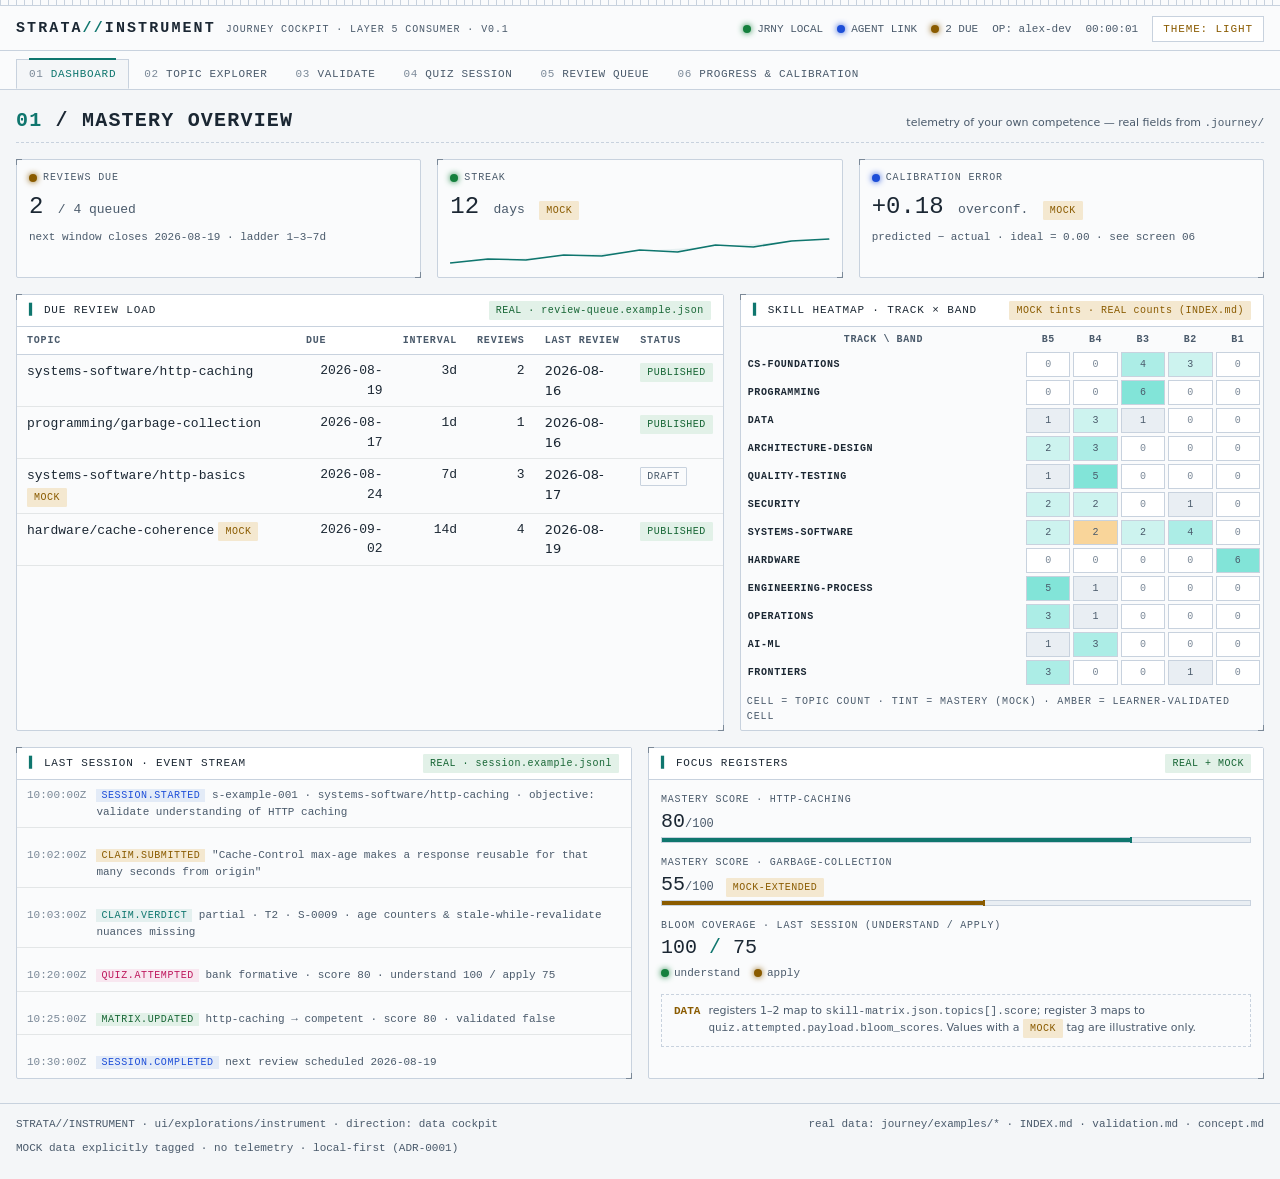
<file: ui/explorations/instrument/index.html>
﻿<!doctype html>
<html lang="en">
<head>
<meta charset="utf-8">
<meta name="viewport" content="width=device-width, initial-scale=1">
<meta name="color-scheme" content="dark light">
<title>STRATA // JOURNEY COCKPIT â€” Instrument</title>
<style>
:root{
  color-scheme: dark;
  --bg-0:#0A0E14; --bg-1:#0F151E; --bg-2:#131B26; --bg-3:#182130;
  --line:#1D2A3A; --line-faint:rgba(148,163,184,.14);
  --text-1:#D3DCE8; --text-2:#8494A9; --text-3:#5B6B7F;
  --acc-teal:#2DD4BF; --acc-amber:#F5A623;
  --ok:#34D399; --warn:#F5A623; --err:#F87171; --info:#60A5FA;
  --t0:#C084FC; --t1:#60A5FA; --t2:#2DD4BF; --t3:#F5A623; --t4:#F472B6;
  --tint-teal:rgba(45,212,191,.14); --tint-amber:rgba(245,166,35,.14);
  --tint-ok:rgba(52,211,153,.13); --tint-err:rgba(248,113,113,.13); --tint-info:rgba(96,165,250,.13);
  --tint-t0:rgba(192,132,252,.13); --tint-t4:rgba(244,114,182,.13);
  --chip-teal:#2DD4BF; --chip-amber:#F5A623; --chip-ok:#34D399; --chip-err:#F87171;
  --chip-info:#60A5FA; --chip-t0:#C084FC; --chip-t4:#F472B6;
  --mono:ui-monospace,"SF Mono","Cascadia Mono","JetBrains Mono",Menlo,Consolas,monospace;
  --sans:ui-sans-serif,system-ui,-apple-system,"Segoe UI",Roboto,"Helvetica Neue",Arial,sans-serif;
  --fs-0:.625rem; --fs-1:.6875rem; --fs-2:.8125rem; --fs-3:.9375rem; --fs-4:1.25rem; --fs-5:1.5rem;
  --radius:2px;
}
:root[data-theme="light"]{
  color-scheme: light;
  --bg-0:#F4F6F8; --bg-1:#FAFBFC; --bg-2:#FFFFFF; --bg-3:#E9EEF3;
  --line:#C8D2DE; --line-faint:rgba(27,39,51,.10);
  --text-1:#1B2733; --text-2:#4A5A6B; --text-3:#7B8998;
  --acc-teal:#0F766E; --acc-amber:#8A5B00;
  --ok:#15803D; --warn:#8A5B00; --err:#B91C1C; --info:#1D4ED8;
  --t0:#7C3AED; --t1:#1D4ED8; --t2:#0F766E; --t3:#8A5B00; --t4:#BE185D;
  --tint-teal:#E4F0EF; --tint-amber:#F4E8D0; --tint-ok:#E2F1E8; --tint-err:#F7E4E2;
  --tint-info:#E3EBF7; --tint-t0:#F0EAFB; --tint-t4:#F8E7F0;
  --chip-teal:#0F766E; --chip-amber:#8A5B00; --chip-ok:#166534; --chip-err:#B91C1C;
  --chip-info:#1D4ED8; --chip-t0:#7C3AED; --chip-t4:#BE185D;
}
@media (prefers-color-scheme: light){
  :root:not([data-theme]){
    color-scheme: light;
    --bg-0:#F4F6F8; --bg-1:#FAFBFC; --bg-2:#FFFFFF; --bg-3:#E9EEF3;
    --line:#C8D2DE; --line-faint:rgba(27,39,51,.10);
    --text-1:#1B2733; --text-2:#4A5A6B; --text-3:#7B8998;
    --acc-teal:#0F766E; --acc-amber:#8A5B00;
    --ok:#15803D; --warn:#8A5B00; --err:#B91C1C; --info:#1D4ED8;
    --t0:#7C3AED; --t1:#1D4ED8; --t2:#0F766E; --t3:#8A5B00; --t4:#BE185D;
    --tint-teal:#E4F0EF; --tint-amber:#F4E8D0; --tint-ok:#E2F1E8; --tint-err:#F7E4E2;
    --tint-info:#E3EBF7; --tint-t0:#F0EAFB; --tint-t4:#F8E7F0;
    --chip-teal:#0F766E; --chip-amber:#8A5B00; --chip-ok:#166534; --chip-err:#B91C1C;
    --chip-info:#1D4ED8; --chip-t0:#7C3AED; --chip-t4:#BE185D;
  }
}
*{box-sizing:border-box}
html{scroll-behavior:smooth}
body{
  margin:0; background:var(--bg-0); color:var(--text-1);
  font-family:var(--sans); font-size:var(--fs-2); line-height:1.5;
  -webkit-font-smoothing:antialiased;
}
h1,h2,h3,p,ul,ol,figure{margin:0}
.mono{font-family:var(--mono)}
.micro{font-size:var(--fs-0); text-transform:uppercase; letter-spacing:.09em; font-family:var(--mono); color:var(--text-2)}
a{color:var(--acc-teal)}
a:hover{text-decoration-thickness:2px}
:focus-visible{outline:2px solid var(--acc-teal); outline-offset:2px}

.tickbar{
  height:6px;
  background:
    repeating-linear-gradient(90deg, var(--line) 0 1px, transparent 1px 8px),
    var(--bg-1);
  border-bottom:1px solid var(--line);
}
.header{
  display:flex; align-items:center; justify-content:space-between; gap:16px;
  padding:10px 16px 8px; border-bottom:1px solid var(--line); background:var(--bg-1);
}
.brand{display:flex; align-items:center; gap:10px; min-width:0}
.brand h1{font-family:var(--mono); font-size:var(--fs-3); letter-spacing:.14em; font-weight:700; white-space:nowrap}
.brand h1 .accent{color:var(--acc-teal)}
.brand .sub{display:none}
@media(min-width:820px){.brand .sub{display:block}}
.ledrow{display:flex; gap:14px; align-items:center; flex-wrap:wrap}
.leditem{display:flex; align-items:center; gap:6px; font-family:var(--mono); font-size:var(--fs-1); color:var(--text-2)}
.led{width:8px; height:8px; border-radius:50%; background:#334155; flex:0 0 auto}
.led.on{background:var(--ok); box-shadow:0 0 6px var(--ok)}
.led.warn{background:var(--warn); box-shadow:0 0 6px var(--warn)}
.led.err{background:var(--err); box-shadow:0 0 6px var(--err)}
.led.idle{background:var(--info); box-shadow:0 0 6px var(--info)}
.clock{font-family:var(--mono); font-size:var(--fs-1); color:var(--text-2); font-variant-numeric:tabular-nums}

.tablist{
  display:flex; gap:2px; padding:8px 16px 0; background:var(--bg-1);
  border-bottom:1px solid var(--line); overflow-x:auto; position:sticky; top:0; z-index:20;
}
.tab{
  font-family:var(--mono); font-size:var(--fs-1); letter-spacing:.06em; text-transform:uppercase;
  color:var(--text-2); background:transparent; border:1px solid transparent; border-bottom:none;
  padding:8px 12px; cursor:pointer; white-space:nowrap; position:relative;
}
.tab:hover{color:var(--text-1)}
.tab[aria-selected="true"]{color:var(--acc-teal); background:var(--bg-0); border-color:var(--line); border-bottom:1px solid var(--bg-0)}
.tab[aria-selected="true"]::before{content:""; display:block; height:2px; background:var(--acc-teal); position:absolute; top:-2px; left:12px; right:12px}
.tab .key{color:var(--text-3)}
.theme-switch{
  font-family:var(--mono); font-size:var(--fs-1); text-transform:uppercase; letter-spacing:.08em;
  color:var(--acc-amber); background:var(--bg-2); border:1px solid var(--line);
  padding:6px 10px; cursor:pointer;
}
.theme-switch:hover{border-color:var(--acc-amber)}

main{max-width:1280px; margin:0 auto; padding:16px; display:flex; flex-direction:column; gap:16px}
.screen{display:none; flex-direction:column; gap:16px}
.screen.active{display:flex}
.screenhead{display:flex; align-items:baseline; justify-content:space-between; gap:12px; border-bottom:1px dashed var(--line); padding-bottom:6px}
.screenhead h2{font-family:var(--mono); font-size:var(--fs-4); letter-spacing:.06em}
.screenhead h2 .screen-no{color:var(--acc-teal)}
.screenhead .desc{color:var(--text-2); font-size:var(--fs-1)}

.grid{display:grid; gap:16px}
.g12{grid-template-columns:1fr}
@media(min-width:900px){.g12{grid-template-columns:1fr 1fr}}
.g13{grid-template-columns:1fr}
@media(min-width:900px){.g13{grid-template-columns:1.35fr 1fr}}
.g31{grid-template-columns:1fr}
@media(min-width:900px){.g31{grid-template-columns:1fr 1.35fr}}
.g3{grid-template-columns:1fr}
@media(min-width:900px){.g3{grid-template-columns:1fr 1fr 1fr}}

.panel{
  background:var(--bg-1); border:1px solid var(--line); border-radius:var(--radius);
  position:relative; display:flex; flex-direction:column; min-width:0;
}
.panel::before,.panel::after{
  content:""; position:absolute; width:5px; height:5px; pointer-events:none;
}
.panel::before{top:-1px; left:-1px; border-top:1px solid var(--text-3); border-left:1px solid var(--text-3)}
.panel::after{bottom:-1px; right:-1px; border-bottom:1px solid var(--text-3); border-right:1px solid var(--text-3)}
.panelhead{
  display:flex; align-items:center; justify-content:space-between; gap:8px;
  padding:6px 12px; border-bottom:1px solid var(--line); background:var(--bg-2);
}
.panelhead .ptitle{font-family:var(--mono); font-size:var(--fs-1); text-transform:uppercase; letter-spacing:.08em; color:var(--text-1)}
.panelhead .ptitle::before{content:"\258D"; color:var(--acc-teal); padding-right:6px}
.panelbody{padding:12px; display:flex; flex-direction:column; gap:12px; flex:1}
.panelbody.no-pad{padding:0}

.statrow{display:grid; grid-template-columns:1fr; gap:16px}
@media(min-width:900px){.statrow{grid-template-columns:repeat(3,1fr)}}
.stat{display:flex; flex-direction:column; gap:4px; padding:10px 12px}
.stat .stat-label{display:flex; align-items:center; gap:6px}
.stat .stat-value{font-family:var(--mono); font-size:var(--fs-5); font-variant-numeric:tabular-nums; color:var(--text-1)}
.stat .stat-value small{font-size:var(--fs-2); color:var(--text-2)}
.stat .stat-unit{font-size:var(--fs-1); color:var(--text-2); font-family:var(--mono)}
.spark{display:block; width:100%; height:34px; margin-top:4px}

table.data{width:100%; border-collapse:collapse; font-size:var(--fs-2)}
table.data th{
  font-family:var(--mono); font-size:var(--fs-0); text-transform:uppercase; letter-spacing:.08em;
  color:var(--text-2); text-align:left; font-weight:600;
  padding:6px 10px; border-bottom:1px solid var(--line);
  background:var(--bg-2); white-space:nowrap;
}
table.data td{padding:6px 10px; border-bottom:1px solid var(--line-faint); vertical-align:top; font-variant-numeric:tabular-nums}
table.data tbody tr:hover{background:var(--bg-3)}
.num{font-family:var(--mono); text-align:right}

.tag{
  display:inline-block; font-family:var(--mono); font-size:var(--fs-0); letter-spacing:.05em;
  padding:1px 6px; border-radius:1px; border:1px solid var(--line); color:var(--text-2); white-space:nowrap;
}
.tag.tier-t0{color:var(--chip-t0); border-color:var(--tint-t0); background:var(--tint-t0)}
.tag.tier-t1{color:var(--chip-info); border-color:var(--tint-info); background:var(--tint-info)}
.tag.tier-t2{color:var(--chip-teal); border-color:var(--tint-teal); background:var(--tint-teal)}
.tag.tier-t3{color:var(--chip-amber); border-color:var(--tint-amber); background:var(--tint-amber)}
.tag.tier-t4{color:var(--chip-t4); border-color:var(--tint-t4); background:var(--tint-t4)}
.tag.mock{color:var(--chip-amber); border-color:var(--tint-amber); background:var(--tint-amber)}
.tag.real{color:var(--chip-ok); border-color:var(--tint-ok); background:var(--tint-ok)}
.tag.st-draft{color:var(--text-2)}
.tag.st-validated{color:var(--chip-info); border-color:var(--tint-info); background:var(--tint-info)}
.tag.st-published{color:var(--chip-ok); border-color:var(--tint-ok); background:var(--tint-ok)}

.meter{height:6px; background:var(--bg-3); border:1px solid var(--line); position:relative}
.meter>span{display:block; height:100%; background:var(--acc-teal); position:relative}
.meter>span::after{content:""; position:absolute; right:0; top:-1px; bottom:-1px; width:2px; background:var(--acc-teal)}
.meter.amber>span{background:var(--acc-amber)}
.meter.amber>span::after{background:var(--acc-amber)}

.heatwrap{overflow-x:auto}
.heat{width:100%; border-collapse:separate; border-spacing:3px; font-family:var(--mono); font-size:var(--fs-0)}
.heat th{
  font-family:var(--mono); font-size:var(--fs-0); text-transform:uppercase; letter-spacing:.06em;
  color:var(--text-2); font-weight:600; padding:2px 4px; text-align:center;
}
.heat td{border:1px solid var(--line); background:var(--bg-2); padding:4px; text-align:center; color:var(--text-2)}
.heat td:hover{outline:1px solid var(--acc-teal)}
.heat .h0{color:var(--text-3)}
.heat .h1{background:var(--bg-3)}
.heat .h2{background:rgba(45,212,191,.22)}
.heat .h3{background:rgba(45,212,191,.38)}
.heat .h4{background:rgba(45,212,191,.58)}
.heat .h5{background:rgba(45,212,191,.8)}
.heat .ht{background:rgba(245,166,35,.45)}
.heat th.rowlab{text-align:left; color:var(--text-1)}

.filterrow{display:flex; gap:6px; flex-wrap:wrap; align-items:center}
.chip{
  font-family:var(--mono); font-size:var(--fs-1); color:var(--text-2);
  background:var(--bg-2); border:1px solid var(--line); padding:3px 8px; cursor:pointer;
}
.chip:hover{border-color:var(--acc-teal); color:var(--text-1)}
.chip[aria-pressed="true"]{color:var(--bg-1); background:var(--acc-teal); border-color:var(--acc-teal); font-weight:700}

details.track{border:1px solid var(--line); background:var(--bg-1)}
details.track[open]{border-color:var(--acc-teal)}
details.track summary{
  cursor:pointer; padding:8px 12px; display:flex; align-items:center; gap:10px;
  font-family:var(--mono); font-size:var(--fs-2); list-style:none;
}
details.track summary::-webkit-details-marker{display:none}
details.track summary::before{content:"\25B8"; color:var(--acc-teal); transition:transform .15s}
details.track[open] summary::before{transform:rotate(90deg)}
details.track summary .counts{margin-left:auto; color:var(--text-2); font-size:var(--fs-1); display:flex; gap:12px}
details.track .trackmeta{padding:0 12px 8px; font-size:var(--fs-1); color:var(--text-2)}
details.track table.data{width:100%}

.legend{display:flex; gap:14px; flex-wrap:wrap; font-size:var(--fs-1); color:var(--text-2); align-items:center}
.legend .item{display:inline-flex; align-items:center; gap:5px; font-family:var(--mono)}

.claimbox{display:flex; flex-direction:column; gap:10px}
.claimbox textarea{
  width:100%; min-height:96px; resize:vertical; font-family:var(--mono); font-size:var(--fs-2);
  background:var(--bg-0); color:var(--text-1); border:1px solid var(--line); padding:10px;
}
.claimbox textarea:focus{border-color:var(--acc-teal)}
.fieldrow{display:flex; gap:8px; flex-wrap:wrap; align-items:center}
select{
  font-family:var(--mono); font-size:var(--fs-2); background:var(--bg-0); color:var(--text-1);
  border:1px solid var(--line); padding:6px 8px;
}
.btn{
  font-family:var(--mono); font-size:var(--fs-1); letter-spacing:.06em; text-transform:uppercase;
  padding:8px 14px; cursor:pointer; border:1px solid var(--line); background:var(--bg-2); color:var(--text-1);
}
.btn:hover{border-color:var(--acc-teal)}
.btn:disabled{opacity:.5; cursor:progress}
.btn.primary{background:var(--acc-teal); border-color:var(--acc-teal); color:var(--bg-0); font-weight:700}
.btn.primary:hover{box-shadow:0 0 10px rgba(45,212,191,.4)}
.btn.amber{background:var(--acc-amber); border-color:var(--acc-amber); color:var(--bg-0); font-weight:700}
.btn.amber:hover{box-shadow:0 0 10px rgba(245,166,35,.4)}

.verdict{border:1px solid var(--line); border-left:3px solid var(--text-2); background:var(--bg-1); padding:0; display:none}
.verdict.show{display:block}
.verdict.v-partial{border-left-color:var(--warn)}
.verdict.v-correct{border-left-color:var(--ok)}
.verdict.v-incorrect{border-left-color:var(--err)}
.verdict .vhead{display:flex; align-items:center; gap:12px; padding:12px; border-bottom:1px solid var(--line); flex-wrap:wrap}
.vbadge{
  font-family:var(--mono); font-weight:700; letter-spacing:.1em; font-size:var(--fs-2);
  padding:6px 12px; text-transform:uppercase;
}
.v-partial .vbadge{background:var(--tint-amber); color:var(--chip-amber); border:1px solid var(--warn)}
.v-correct .vbadge{background:var(--tint-ok); color:var(--chip-ok); border:1px solid var(--ok)}
.v-incorrect .vbadge{background:var(--tint-err); color:var(--chip-err); border:1px solid var(--err)}
.verdict .vbody{padding:12px; display:flex; flex-direction:column; gap:12px}
.verdict .vtagrow{display:flex; gap:6px; flex-wrap:wrap}
.verdict ul{margin:0; padding-left:18px; display:flex; flex-direction:column; gap:4px}
.verdict li::marker{color:var(--acc-teal)}

.path{display:flex; flex-wrap:wrap; gap:0; align-items:stretch; font-family:var(--mono); font-size:var(--fs-1)}
.path .node{
  border:1px solid var(--line); background:var(--bg-2); padding:8px 10px; color:var(--text-2);
  display:flex; flex-direction:column; gap:2px; min-width:0;
}
.path .node.current{border-color:var(--acc-teal); color:var(--text-1)}
.path .node .nname{color:var(--acc-teal); overflow-wrap:anywhere}
.path .node.current .nname{color:var(--text-1)}
.path .node .nmeta{font-size:var(--fs-0); color:var(--text-2); letter-spacing:.04em; text-transform:uppercase}
.path .edge{display:flex; align-items:center; color:var(--text-3); padding:0 4px; font-size:var(--fs-2)}
.path .edge::after{content:"\2192"}
.path .edge.prereq::after{content:"\25B6"}

.logline{
  font-family:var(--mono); font-size:var(--fs-1); padding:7px 10px; border-bottom:1px solid var(--line-faint);
  display:grid; grid-template-columns:auto 1fr; gap:4px 10px; align-items:baseline;
}
.logline:last-child{border-bottom:none}
.logline .ts{color:var(--text-3); white-space:nowrap}
.logline .etype{font-size:var(--fs-0); letter-spacing:.06em; text-transform:uppercase}
.logline .etype.e-session{color:var(--chip-info); background:var(--tint-info); padding:1px 5px}
.logline .etype.e-claim{color:var(--chip-amber); background:var(--tint-amber); padding:1px 5px}
.logline .etype.e-verdict{color:var(--chip-teal); background:var(--tint-teal); padding:1px 5px}
.logline .etype.e-quiz{color:var(--chip-t4); background:var(--tint-t4); padding:1px 5px}
.logline .etype.e-matrix{color:var(--chip-ok); background:var(--tint-ok); padding:1px 5px}
.logline .epl{color:var(--text-2); font-size:var(--fs-1)}

.quizcard{display:flex; flex-direction:column; gap:12px}
.qmeta{display:flex; gap:8px; flex-wrap:wrap; align-items:center}
.qtext{font-size:var(--fs-3); line-height:1.55}
.opts{display:flex; flex-direction:column; gap:8px}
.opt{
  display:flex; gap:10px; align-items:flex-start; text-align:left; width:100%;
  font-family:var(--sans); font-size:var(--fs-2); color:var(--text-1);
  background:var(--bg-2); border:1px solid var(--line); padding:10px 12px; cursor:pointer;
}
.opt:hover{border-color:var(--acc-teal)}
.opt .optkey{font-family:var(--mono); color:var(--text-3); flex:0 0 auto}
.opt.correct{border-color:var(--ok); background:var(--tint-ok); color:var(--text-1)}
.opt.correct .optkey{color:var(--chip-ok)}
.opt.wrong{border-color:var(--err); background:var(--tint-err)}
.opt.wrong .optkey{color:var(--chip-err)}
.opt:disabled{cursor:default}
.feedback{
  display:none; border:1px solid var(--line); border-left-width:3px; padding:10px 12px;
  flex-direction:column; gap:8px;
}
.feedback.show{display:flex}
.feedback.f-ok{border-left-color:var(--ok)}
.feedback.f-warn{border-left-color:var(--warn)}
.feedback.f-err{border-left-color:var(--err)}
.feedback .fhead{display:flex; align-items:center; gap:8px; font-family:var(--mono); text-transform:uppercase; letter-spacing:.06em; font-size:var(--fs-1)}
.feedback.f-ok .fhead{color:var(--chip-ok)}
.feedback.f-warn .fhead{color:var(--chip-amber)}
.feedback.f-err .fhead{color:var(--chip-err)}
.feedback .fbody{font-size:var(--fs-1); color:var(--text-2)}
.selfgrade{display:flex; gap:8px; margin-top:2px}

.register{font-family:var(--mono); font-variant-numeric:tabular-nums}
.register .rval{font-size:var(--fs-4); color:var(--text-1)}
.register .rlab{font-size:var(--fs-0); text-transform:uppercase; letter-spacing:.08em; color:var(--text-2)}

.ladder{display:flex; flex-direction:column; gap:8px}
.ladderrow{display:flex; align-items:center; gap:8px}
.ladderrow .lday{font-family:var(--mono); font-size:var(--fs-1); color:var(--text-2); width:3ch; text-align:right; flex:0 0 auto}
.ladderrow .lbar{flex:1; height:10px; background:var(--bg-3); border:1px solid var(--line); position:relative}
.ladderrow .lbar .fill{display:block; height:100%; background:var(--acc-teal); opacity:.85}
.ladderrow .lbar .mark{position:absolute; top:-2px; bottom:-2px; width:2px; background:var(--acc-amber)}
.ladderrow .ltag{font-family:var(--mono); font-size:var(--fs-0); color:var(--text-2); flex:0 0 auto; width:16ch}

.cal-wrap{width:100%; overflow-x:auto}
svg.cal{display:block; min-width:520px; width:100%; height:auto; font-family:var(--mono)}
svg.cal .gridline{stroke:var(--line); stroke-width:1; stroke-dasharray:2 3}
svg.cal .axis{stroke:var(--text-3); stroke-width:1}
svg.cal .ticklabel{fill:var(--text-2); font-size:9px}
svg.cal .ideal{stroke:var(--text-3); stroke-width:1; stroke-dasharray:4 3}
svg.cal .pred{stroke:var(--acc-teal); stroke-width:2; fill:none}
svg.cal .actual{stroke:var(--acc-amber); stroke-width:2; fill:none}
svg.cal .dot-pred{fill:var(--acc-teal)}
svg.cal .dot-act{fill:var(--acc-amber)}
svg.cal .title{fill:var(--text-1); font-size:10px; letter-spacing:.08em; text-transform:uppercase}

.notice{
  border:1px dashed var(--line); padding:8px 12px; font-size:var(--fs-1); color:var(--text-2);
  display:flex; gap:8px; align-items:baseline;
}
.notice .nl{color:var(--acc-amber); font-family:var(--mono); font-weight:700; flex:0 0 auto}

dialog{
  background:var(--bg-1); color:var(--text-1); border:1px solid var(--acc-teal);
  border-radius:var(--radius); padding:0; max-width:560px; width:90%;
}
dialog::backdrop{background:rgba(10,14,20,.7)}
.dlghead{display:flex; align-items:center; justify-content:space-between; padding:12px 16px; border-bottom:1px solid var(--line); font-family:var(--mono); text-transform:uppercase; letter-spacing:.08em; font-size:var(--fs-1); background:var(--bg-2)}
.dlgbody{padding:16px; display:flex; flex-direction:column; gap:12px}
.dlgfoot{display:flex; gap:8px; justify-content:flex-end; padding:0 16px 16px}

footer{border-top:1px solid var(--line); margin-top:8px; padding:12px 16px 20px; display:flex; flex-wrap:wrap; gap:8px 24px; justify-content:space-between; font-size:var(--fs-1); color:var(--text-2)}
footer .fitem{font-family:var(--mono)}
.statusline{font-family:var(--mono); font-size:var(--fs-1); color:var(--text-2); min-height:1.4em}

@media (prefers-reduced-motion: reduce){
  *{animation:none !important; transition:none !important; scroll-behavior:auto !important}
  details.track summary::before{transition:none}
}
</style>
</head>
<body>

<div class="tickbar" aria-hidden="true"></div>

<header class="header">
  <div class="brand">
    <h1>STRATA<span class="accent">//</span>INSTRUMENT</h1>
    <span class="sub micro">journey cockpit &middot; layer 5 consumer &middot; v0.1</span>
  </div>
  <div class="ledrow" role="status">
    <span class="leditem"><span class="led on" aria-hidden="true"></span>JRNY&nbsp;LOCAL</span>
    <span class="leditem"><span class="led idle" aria-hidden="true"></span>AGENT&nbsp;LINK</span>
    <span class="leditem"><span class="led warn" aria-hidden="true"></span>2&nbsp;DUE</span>
    <span class="leditem mono">OP:&nbsp;alex-dev</span>
    <span class="clock" id="clock" aria-hidden="true">00:00:00</span>
    <button class="theme-switch" id="themeToggle" type="button" aria-label="Toggle light and dark theme">THEME:&nbsp;<span id="themeLabel">AUTO</span></button>
  </div>
</header>

<nav class="tablist" role="tablist" aria-label="Screens" id="tabs">
  <button class="tab" role="tab" id="tab-1" aria-selected="true" aria-controls="screen-dashboard" data-screen="screen-dashboard" type="button"><span class="key">01</span>&nbsp;Dashboard</button>
  <button class="tab" role="tab" id="tab-2" aria-selected="false" aria-controls="screen-explorer" data-screen="screen-explorer" type="button"><span class="key">02</span>&nbsp;Topic&nbsp;Explorer</button>
  <button class="tab" role="tab" id="tab-3" aria-selected="false" aria-controls="screen-validate" data-screen="screen-validate" type="button"><span class="key">03</span>&nbsp;Validate</button>
  <button class="tab" role="tab" id="tab-4" aria-selected="false" aria-controls="screen-quiz" data-screen="screen-quiz" type="button"><span class="key">04</span>&nbsp;Quiz&nbsp;Session</button>
  <button class="tab" role="tab" id="tab-5" aria-selected="false" aria-controls="screen-review" data-screen="screen-review" type="button"><span class="key">05</span>&nbsp;Review&nbsp;Queue</button>
  <button class="tab" role="tab" id="tab-6" aria-selected="false" aria-controls="screen-progress" data-screen="screen-progress" type="button"><span class="key">06</span>&nbsp;Progress&nbsp;&amp;&nbsp;Calibration</button>
</nav>

<main>

<section class="screen active" id="screen-dashboard" role="tabpanel" aria-labelledby="tab-1">
  <div class="screenhead">
    <h2><span class="screen-no">01</span> / MASTERY OVERVIEW</h2>
    <span class="desc">telemetry of your own competence &mdash; real fields from <code>.journey/</code></span>
  </div>

  <div class="statrow">
    <div class="panel stat">
      <div class="stat-label"><span class="led warn" aria-hidden="true"></span><span class="micro">REVIEWS DUE</span></div>
      <div class="stat-value">2 <small>/ 4 queued</small></div>
      <div class="stat-unit">next window closes 2026-08-19 &middot; ladder 1&ndash;3&ndash;7d</div>
    </div>
    <div class="panel stat">
      <div class="stat-label"><span class="led on" aria-hidden="true"></span><span class="micro">STREAK</span></div>
      <div class="stat-value">12 <small>days</small> <span class="tag mock">MOCK</span></div>
      <svg class="spark" viewBox="0 0 200 34" preserveAspectRatio="none" aria-hidden="true">
        <polyline points="0,30 20,26 40,27 60,22 80,23 100,17 120,19 140,12 160,14 180,8 200,6" fill="none" stroke="var(--acc-teal)" stroke-width="1.5"/>
        <polyline points="0,30 20,26 40,27 60,22 80,23 100,17 120,19 140,12 160,14 180,8 200,6" fill="var(--acc-teal)" opacity=".08" stroke="none"/>
      </svg>
    </div>
    <div class="panel stat">
      <div class="stat-label"><span class="led idle" aria-hidden="true"></span><span class="micro">CALIBRATION ERROR</span></div>
      <div class="stat-value">+0.18 <small>overconf.</small> <span class="tag mock">MOCK</span></div>
      <div class="stat-unit">predicted &minus; actual &middot; ideal = 0.00 &middot; see screen 06</div>
    </div>
  </div>

  <div class="grid g13">
    <div class="panel">
      <div class="panelhead">
        <span class="ptitle">Due review load</span>
        <span class="tag real">REAL &middot; review-queue.example.json</span>
      </div>
      <div class="panelbody no-pad">
        <table class="data" data-source="journey/examples/review-queue.example.json">
          <thead>
            <tr><th>Topic</th><th class="num">Due</th><th class="num">Interval</th><th class="num">Reviews</th><th>Last review</th><th>Status</th></tr>
          </thead>
          <tbody>
            <tr data-source="real">
              <td><span class="mono">systems-software/http-caching</span></td>
              <td class="num">2026-08-19</td><td class="num">3d</td><td class="num">2</td><td>2026-08-16</td>
              <td><span class="tag st-published">PUBLISHED</span></td>
            </tr>
            <tr data-source="real">
              <td><span class="mono">programming/garbage-collection</span></td>
              <td class="num">2026-08-17</td><td class="num">1d</td><td class="num">1</td><td>2026-08-16</td>
              <td><span class="tag st-published">PUBLISHED</span></td>
            </tr>
            <tr data-source="mock">
              <td><span class="mono">systems-software/http-basics</span> <span class="tag mock">MOCK</span></td>
              <td class="num">2026-08-24</td><td class="num">7d</td><td class="num">3</td><td>2026-08-17</td>
              <td><span class="tag st-draft">DRAFT</span></td>
            </tr>
            <tr data-source="mock">
              <td><span class="mono">hardware/cache-coherence</span> <span class="tag mock">MOCK</span></td>
              <td class="num">2026-09-02</td><td class="num">14d</td><td class="num">4</td><td>2026-08-19</td>
              <td><span class="tag st-published">PUBLISHED</span></td>
            </tr>
          </tbody>
        </table>
      </div>
    </div>

    <div class="panel">
      <div class="panelhead">
        <span class="ptitle">Skill heatmap &middot; track &times; band</span>
        <span class="tag mock">MOCK tints &middot; REAL counts (INDEX.md)</span>
      </div>
      <div class="panelbody no-pad heatwrap">
        <table class="heat" aria-label="Topic count and mastery heatmap by track and abstraction band">
          <caption class="micro" style="caption-side:bottom; padding:6px; text-align:left">cell = topic count &middot; tint = mastery (mock) &middot; amber = learner-validated cell</caption>
          <thead>
            <tr><th scope="col">track \ band</th><th scope="col">B5</th><th scope="col">B4</th><th scope="col">B3</th><th scope="col">B2</th><th scope="col">B1</th></tr>
          </thead>
          <tbody>
            <tr><th class="rowlab" scope="row">cs-foundations</th><td class="h0">0</td><td class="h0">0</td><td class="h3">4</td><td class="h2">3</td><td class="h0">0</td></tr>
            <tr><th class="rowlab" scope="row">programming</th><td class="h0">0</td><td class="h0">0</td><td class="h4">6</td><td class="h0">0</td><td class="h0">0</td></tr>
            <tr><th class="rowlab" scope="row">data</th><td class="h1">1</td><td class="h2">3</td><td class="h1">1</td><td class="h0">0</td><td class="h0">0</td></tr>
            <tr><th class="rowlab" scope="row">architecture-design</th><td class="h2">2</td><td class="h3">3</td><td class="h0">0</td><td class="h0">0</td><td class="h0">0</td></tr>
            <tr><th class="rowlab" scope="row">quality-testing</th><td class="h1">1</td><td class="h4">5</td><td class="h0">0</td><td class="h0">0</td><td class="h0">0</td></tr>
            <tr><th class="rowlab" scope="row">security</th><td class="h2">2</td><td class="h2">2</td><td class="h0">0</td><td class="h1">1</td><td class="h0">0</td></tr>
            <tr><th class="rowlab" scope="row">systems-software</th><td class="h2">2</td><td class="ht">2</td><td class="h2">2</td><td class="h3">4</td><td class="h0">0</td></tr>
            <tr><th class="rowlab" scope="row">hardware</th><td class="h0">0</td><td class="h0">0</td><td class="h0">0</td><td class="h0">0</td><td class="h4">6</td></tr>
            <tr><th class="rowlab" scope="row">engineering-process</th><td class="h4">5</td><td class="h1">1</td><td class="h0">0</td><td class="h0">0</td><td class="h0">0</td></tr>
            <tr><th class="rowlab" scope="row">operations</th><td class="h3">3</td><td class="h1">1</td><td class="h0">0</td><td class="h0">0</td><td class="h0">0</td></tr>
            <tr><th class="rowlab" scope="row">ai-ml</th><td class="h1">1</td><td class="h3">3</td><td class="h0">0</td><td class="h0">0</td><td class="h0">0</td></tr>
            <tr><th class="rowlab" scope="row">frontiers</th><td class="h3">3</td><td class="h0">0</td><td class="h0">0</td><td class="h1">1</td><td class="h0">0</td></tr>
          </tbody>
        </table>
      </div>
    </div>
  </div>

  <div class="grid g12">
    <div class="panel">
      <div class="panelhead">
        <span class="ptitle">Last session &middot; event stream</span>
        <span class="tag real">REAL &middot; session.example.jsonl</span>
      </div>
      <div class="panelbody no-pad" data-source="journey/examples/session.example.jsonl">
        <div class="logline"><span class="ts">10:00:00Z</span><span><span class="etype e-session">SESSION.STARTED</span> <span class="epl">s-example-001 &middot; systems-software/http-caching &middot; objective: validate understanding of HTTP caching</span></span></div>
        <div class="logline"><span class="ts">10:02:00Z</span><span><span class="etype e-claim">CLAIM.SUBMITTED</span> <span class="epl">"Cache-Control max-age makes a response reusable for that many seconds from origin"</span></span></div>
        <div class="logline"><span class="ts">10:03:00Z</span><span><span class="etype e-verdict">CLAIM.VERDICT</span> <span class="epl">partial &middot; T2 &middot; S-0009 &middot; age counters &amp; stale-while-revalidate nuances missing</span></span></div>
        <div class="logline"><span class="ts">10:20:00Z</span><span><span class="etype e-quiz">QUIZ.ATTEMPTED</span> <span class="epl">bank formative &middot; score 80 &middot; understand 100 / apply 75</span></span></div>
        <div class="logline"><span class="ts">10:25:00Z</span><span><span class="etype e-matrix">MATRIX.UPDATED</span> <span class="epl">http-caching &rarr; competent &middot; score 80 &middot; validated false</span></span></div>
        <div class="logline"><span class="ts">10:30:00Z</span><span><span class="etype e-session">SESSION.COMPLETED</span> <span class="epl">next review scheduled 2026-08-19</span></span></div>
      </div>
    </div>

    <div class="panel">
      <div class="panelhead">
        <span class="ptitle">Focus registers</span>
        <span class="tag real">REAL + MOCK</span>
      </div>
      <div class="panelbody">
        <div class="register">
          <div class="rlab">Mastery score &middot; http-caching</div>
          <div class="rval">80<span style="font-size:.6em; color:var(--text-2)">/100</span></div>
          <div class="meter" role="img" aria-label="Mastery score 80 percent"><span style="width:80%"></span></div>
        </div>
        <div class="register">
          <div class="rlab">Mastery score &middot; garbage-collection</div>
          <div class="rval">55<span style="font-size:.6em; color:var(--text-2)">/100</span> <span class="tag mock">MOCK-EXTENDED</span></div>
          <div class="meter amber" role="img" aria-label="Mastery score 55 percent"><span style="width:55%"></span></div>
        </div>
        <div class="register">
          <div class="rlab">Bloom coverage &middot; last session (understand / apply)</div>
          <div class="rval">100 <span style="color:var(--acc-teal)">/</span> 75</div>
          <div class="legend" style="margin-top:2px">
            <span class="item"><span class="led on" aria-hidden="true"></span>understand</span>
            <span class="item"><span class="led warn" aria-hidden="true"></span>apply</span>
          </div>
        </div>
        <div class="notice"><span class="nl">DATA</span><span>registers 1&ndash;2 map to <span class="mono">skill-matrix.json.topics[].score</span>; register 3 maps to <span class="mono">quiz.attempted.payload.bloom_scores</span>. Values with a <span class="tag mock">MOCK</span> tag are illustrative only.</span></div>
      </div>
    </div>
  </div>
</section>

<section class="screen" id="screen-explorer" role="tabpanel" aria-labelledby="tab-2">
  <div class="screenhead">
    <h2><span class="screen-no">02</span> / TOPIC EXPLORER</h2>
    <span class="desc">knowledge-graph inventory &middot; real counts from INDEX.md (68 topics)</span>
  </div>

  <div class="statrow">
    <div class="panel stat"><div class="stat-label"><span class="micro">TOPICS</span></div><div class="stat-value">68</div><div class="stat-unit">all tracks &middot; INDEX.md</div></div>
    <div class="panel stat"><div class="stat-label"><span class="micro">STATUS</span></div><div class="stat-value">5 <small>published</small> &middot; 63 draft</div><div class="stat-unit">0 validated &middot; 0 retired</div></div>
    <div class="panel stat"><div class="stat-label"><span class="micro">TIER DISTRIBUTION</span></div><div class="stat-value">T0:11 &middot; T1:16 &middot; T2:25 &middot; T3:11 &middot; T4:5</div><div class="stat-unit">strongest-claim per topic &middot; spec &sect;6.3</div></div>
  </div>

  <div class="panel">
    <div class="panelhead">
      <span class="ptitle">Filters</span>
      <span class="micro">filter narrows tables below</span>
    </div>
    <div class="panelbody">
      <div class="filterrow" role="group" aria-label="Tier filters">
        <span class="micro">TIER</span>
        <button class="chip" data-filter="tier" data-value="all" aria-pressed="true" type="button">ALL</button>
        <button class="chip" data-filter="tier" data-value="T0" aria-pressed="false" type="button">T0</button>
        <button class="chip" data-filter="tier" data-value="T1" aria-pressed="false" type="button">T1</button>
        <button class="chip" data-filter="tier" data-value="T2" aria-pressed="false" type="button">T2</button>
        <button class="chip" data-filter="tier" data-value="T3" aria-pressed="false" type="button">T3</button>
        <button class="chip" data-filter="tier" data-value="T4" aria-pressed="false" type="button">T4</button>
      </div>
      <div class="filterrow" role="group" aria-label="Status filters">
        <span class="micro">STATUS</span>
        <button class="chip" data-filter="status" data-value="all" aria-pressed="true" type="button">ALL</button>
        <button class="chip" data-filter="status" data-value="draft" aria-pressed="false" type="button">DRAFT</button>
        <button class="chip" data-filter="status" data-value="published" aria-pressed="false" type="button">PUBLISHED</button>
      </div>
    </div>
  </div>

  <div class="legend" aria-label="Legend">
    <span class="item"><span class="tag tier-t0">T0</span> formal</span>
    <span class="item"><span class="tag tier-t1">T1</span> empirical</span>
    <span class="item"><span class="tag tier-t2">T2</span> consensus</span>
    <span class="item"><span class="tag tier-t3">T3</span> practice</span>
    <span class="item"><span class="tag tier-t4">T4</span> frontier &middot; volatile</span>
    <span class="item"><span class="tag st-published">PUB</span> published</span>
    <span class="item"><span class="tag st-draft">DRAFT</span> draft</span>
    <span class="item"><span class="tag st-validated">VAL</span> validated</span>
  </div>

  <div id="tracklist" style="display:flex; flex-direction:column; gap:10px">

    <details class="track" open>
      <summary>cs-foundations <span class="micro">CS2023: algorithms &middot; math &middot; logic</span>
        <span class="counts"><span>7 topics</span><span>B3&times;4 B2&times;3</span></span></summary>
      <div class="trackmeta">prerequisite source for most tracks &middot; strongest tier T0</div>
      <div class="panelbody no-pad"><table class="data">
        <thead><tr><th>id</th><th>band</th><th>tier</th><th>bloom</th><th>status</th></tr></thead>
        <tbody>
          <tr data-tier="T1" data-status="draft"><td class="mono">algorithms</td><td class="mono">B3</td><td><span class="tag tier-t1">T1</span></td><td class="mono">apply</td><td><span class="tag st-draft">DRAFT</span></td></tr>
          <tr data-tier="T0" data-status="draft"><td class="mono">data-structures</td><td class="mono">B3</td><td><span class="tag tier-t0">T0</span></td><td class="mono">apply</td><td><span class="tag st-draft">DRAFT</span></td></tr>
          <tr data-tier="T0" data-status="draft"><td class="mono">discrete-mathematics</td><td class="mono">B3</td><td><span class="tag tier-t0">T0</span></td><td class="mono">apply</td><td><span class="tag st-draft">DRAFT</span></td></tr>
          <tr data-tier="T0" data-status="draft"><td class="mono">logic-and-proof</td><td class="mono">B3</td><td><span class="tag tier-t0">T0</span></td><td class="mono">apply</td><td><span class="tag st-draft">DRAFT</span></td></tr>
          <tr data-tier="T0" data-status="draft"><td class="mono">complexity-theory</td><td class="mono">B2</td><td><span class="tag tier-t0">T0</span></td><td class="mono">apply</td><td><span class="tag st-draft">DRAFT</span></td></tr>
          <tr data-tier="T0" data-status="draft"><td class="mono">computability</td><td class="mono">B2</td><td><span class="tag tier-t0">T0</span></td><td class="mono">understand</td><td><span class="tag st-draft">DRAFT</span></td></tr>
          <tr data-tier="T1" data-status="draft"><td class="mono">probability-statistics</td><td class="mono">B2</td><td><span class="tag tier-t1">T1</span></td><td class="mono">apply</td><td><span class="tag st-draft">DRAFT</span></td></tr>
        </tbody>
      </table></div>
    </details>

    <details class="track" open>
      <summary>programming <span class="micro">SWEBOK construction &middot; CS2023 SD/FPL</span>
        <span class="counts"><span>6 topics</span><span>B3&times;6</span></span></summary>
      <div class="trackmeta">includes one published topic: garbage-collection</div>
      <div class="panelbody no-pad"><table class="data">
        <thead><tr><th>id</th><th>band</th><th>tier</th><th>bloom</th><th>status</th></tr></thead>
        <tbody>
          <tr data-tier="T3" data-status="draft"><td class="mono">compiler-pipeline</td><td class="mono">B3</td><td><span class="tag tier-t3">T3</span></td><td class="mono">apply</td><td><span class="tag st-draft">DRAFT</span></td></tr>
          <tr data-tier="T1" data-status="draft"><td class="mono">concurrency-primitives</td><td class="mono">B3</td><td><span class="tag tier-t1">T1</span></td><td class="mono">apply</td><td><span class="tag st-draft">DRAFT</span></td></tr>
          <tr data-tier="T0" data-status="draft"><td class="mono">functions-and-types</td><td class="mono">B3</td><td><span class="tag tier-t0">T0</span></td><td class="mono">apply</td><td><span class="tag st-draft">DRAFT</span></td></tr>
          <tr data-tier="T1" data-status="published"><td class="mono">garbage-collection</td><td class="mono">B3</td><td><span class="tag tier-t1">T1</span></td><td class="mono">apply</td><td><span class="tag st-published">PUBLISHED</span></td></tr>
          <tr data-tier="T1" data-status="draft"><td class="mono">memory-model-and-pointers</td><td class="mono">B3</td><td><span class="tag tier-t1">T1</span></td><td class="mono">apply</td><td><span class="tag st-draft">DRAFT</span></td></tr>
          <tr data-tier="T3" data-status="draft"><td class="mono">programming-paradigms</td><td class="mono">B3</td><td><span class="tag tier-t3">T3</span></td><td class="mono">apply</td><td><span class="tag st-draft">DRAFT</span></td></tr>
        </tbody>
      </table></div>
    </details>

    <details class="track">
      <summary>data <span class="micro">CS2023 data management &middot; DB theory</span>
        <span class="counts"><span>5 topics</span><span>B5&times;1 B4&times;3 B3&times;1</span></span></summary>
      <div class="trackmeta">transactions-and-isolation carries the strongest claim tier (T0)</div>
      <div class="panelbody no-pad"><table class="data">
        <thead><tr><th>id</th><th>band</th><th>tier</th><th>bloom</th><th>status</th></tr></thead>
        <tbody>
          <tr data-tier="T2" data-status="draft"><td class="mono">distributed-databases</td><td class="mono">B5</td><td><span class="tag tier-t2">T2</span></td><td class="mono">apply</td><td><span class="tag st-draft">DRAFT</span></td></tr>
          <tr data-tier="T2" data-status="draft"><td class="mono">relational-model</td><td class="mono">B4</td><td><span class="tag tier-t2">T2</span></td><td class="mono">apply</td><td><span class="tag st-draft">DRAFT</span></td></tr>
          <tr data-tier="T1" data-status="draft"><td class="mono">sql-and-query-optimization</td><td class="mono">B4</td><td><span class="tag tier-t1">T1</span></td><td class="mono">apply</td><td><span class="tag st-draft">DRAFT</span></td></tr>
          <tr data-tier="T0" data-status="draft"><td class="mono">transactions-and-isolation</td><td class="mono">B4</td><td><span class="tag tier-t0">T0</span></td><td class="mono">apply</td><td><span class="tag st-draft">DRAFT</span></td></tr>
          <tr data-tier="T2" data-status="draft"><td class="mono">indexing-and-storage</td><td class="mono">B3</td><td><span class="tag tier-t2">T2</span></td><td class="mono">apply</td><td><span class="tag st-draft">DRAFT</span></td></tr>
        </tbody>
      </table></div>
    </details>

    <details class="track">
      <summary>architecture-design <span class="micro">SWEBOK architecture &middot; ISO 42010</span>
        <span class="counts"><span>5 topics</span><span>B5&times;2 B4&times;3</span></span></summary>
      <div class="trackmeta">system-design-process targets bloom level analyze</div>
      <div class="panelbody no-pad"><table class="data">
        <thead><tr><th>id</th><th>band</th><th>tier</th><th>bloom</th><th>status</th></tr></thead>
        <tbody>
          <tr data-tier="T2" data-status="draft"><td class="mono">architectural-styles</td><td class="mono">B5</td><td><span class="tag tier-t2">T2</span></td><td class="mono">apply</td><td><span class="tag st-draft">DRAFT</span></td></tr>
          <tr data-tier="T2" data-status="draft"><td class="mono">system-design-process</td><td class="mono">B5</td><td><span class="tag tier-t2">T2</span></td><td class="mono">analyze</td><td><span class="tag st-draft">DRAFT</span></td></tr>
          <tr data-tier="T3" data-status="draft"><td class="mono">caching-strategies</td><td class="mono">B4</td><td><span class="tag tier-t3">T3</span></td><td class="mono">apply</td><td><span class="tag st-draft">DRAFT</span></td></tr>
          <tr data-tier="T3" data-status="draft"><td class="mono">design-patterns</td><td class="mono">B4</td><td><span class="tag tier-t3">T3</span></td><td class="mono">apply</td><td><span class="tag st-draft">DRAFT</span></td></tr>
          <tr data-tier="T3" data-status="draft"><td class="mono">modularity</td><td class="mono">B4</td><td><span class="tag tier-t3">T3</span></td><td class="mono">apply</td><td><span class="tag st-draft">DRAFT</span></td></tr>
        </tbody>
      </table></div>
    </details>

    <details class="track">
      <summary>quality-testing <span class="micro">SWEBOK quality/testing &middot; ISO 25010:2023</span>
        <span class="counts"><span>6 topics</span><span>B5&times;1 B4&times;5</span></span></summary>
      <div class="trackmeta">project-review rubrics map to ISO 25010 characteristics</div>
      <div class="panelbody no-pad"><table class="data">
        <thead><tr><th>id</th><th>band</th><th>tier</th><th>bloom</th><th>status</th></tr></thead>
        <tbody>
          <tr data-tier="T2" data-status="draft"><td class="mono">quality-models</td><td class="mono">B5</td><td><span class="tag tier-t2">T2</span></td><td class="mono">understand</td><td><span class="tag st-draft">DRAFT</span></td></tr>
          <tr data-tier="T1" data-status="draft"><td class="mono">code-review</td><td class="mono">B4</td><td><span class="tag tier-t1">T1</span></td><td class="mono">apply</td><td><span class="tag st-draft">DRAFT</span></td></tr>
          <tr data-tier="T1" data-status="draft"><td class="mono">performance-engineering</td><td class="mono">B4</td><td><span class="tag tier-t1">T1</span></td><td class="mono">apply</td><td><span class="tag st-draft">DRAFT</span></td></tr>
          <tr data-tier="T2" data-status="draft"><td class="mono">software-testing-basics</td><td class="mono">B4</td><td><span class="tag tier-t2">T2</span></td><td class="mono">apply</td><td><span class="tag st-draft">DRAFT</span></td></tr>
          <tr data-tier="T3" data-status="draft"><td class="mono">test-automation</td><td class="mono">B4</td><td><span class="tag tier-t3">T3</span></td><td class="mono">apply</td><td><span class="tag st-draft">DRAFT</span></td></tr>
          <tr data-tier="T1" data-status="draft"><td class="mono">test-design-techniques</td><td class="mono">B4</td><td><span class="tag tier-t1">T1</span></td><td class="mono">apply</td><td><span class="tag st-draft">DRAFT</span></td></tr>
        </tbody>
      </table></div>
    </details>

    <details class="track">
      <summary>security <span class="micro">SWEBOK security &middot; CS2023 &middot; OWASP (T3)</span>
        <span class="counts"><span>5 topics</span><span>B5&times;2 B4&times;2 B2&times;1</span></span></summary>
      <div class="trackmeta">cryptography-basics carries T0 (formal)</div>
      <div class="panelbody no-pad"><table class="data">
        <thead><tr><th>id</th><th>band</th><th>tier</th><th>bloom</th><th>status</th></tr></thead>
        <tbody>
          <tr data-tier="T2" data-status="draft"><td class="mono">secure-sdlc</td><td class="mono">B5</td><td><span class="tag tier-t2">T2</span></td><td class="mono">apply</td><td><span class="tag st-draft">DRAFT</span></td></tr>
          <tr data-tier="T2" data-status="draft"><td class="mono">threat-modeling</td><td class="mono">B5</td><td><span class="tag tier-t2">T2</span></td><td class="mono">apply</td><td><span class="tag st-draft">DRAFT</span></td></tr>
          <tr data-tier="T2" data-status="draft"><td class="mono">authentication-authorization</td><td class="mono">B4</td><td><span class="tag tier-t2">T2</span></td><td class="mono">apply</td><td><span class="tag st-draft">DRAFT</span></td></tr>
          <tr data-tier="T2" data-status="draft"><td class="mono">web-security</td><td class="mono">B4</td><td><span class="tag tier-t2">T2</span></td><td class="mono">apply</td><td><span class="tag st-draft">DRAFT</span></td></tr>
          <tr data-tier="T0" data-status="draft"><td class="mono">cryptography-basics</td><td class="mono">B2</td><td><span class="tag tier-t0">T0</span></td><td class="mono">apply</td><td><span class="tag st-draft">DRAFT</span></td></tr>
        </tbody>
      </table></div>
    </details>

    <details class="track" open>
      <summary>systems-software <span class="micro">CS2023 OS &middot; networking &middot; distributed</span>
        <span class="counts"><span>10 topics</span><span>B5&times;2 B4&times;2 B3&times;2 B2&times;4</span></span></summary>
      <div class="trackmeta">most published topics (3 of 5) &middot; your active track</div>
      <div class="panelbody no-pad"><table class="data">
        <thead><tr><th>id</th><th>band</th><th>tier</th><th>bloom</th><th>status</th></tr></thead>
        <tbody>
          <tr data-tier="T0" data-status="published"><td class="mono">distributed-consensus</td><td class="mono">B5</td><td><span class="tag tier-t0">T0</span></td><td class="mono">analyze</td><td><span class="tag st-published">PUBLISHED</span></td></tr>
          <tr data-tier="T2" data-status="draft"><td class="mono">distributed-systems-basics</td><td class="mono">B5</td><td><span class="tag tier-t2">T2</span></td><td class="mono">apply</td><td><span class="tag st-draft">DRAFT</span></td></tr>
          <tr data-tier="T2" data-status="draft"><td class="mono">http-basics</td><td class="mono">B4</td><td><span class="tag tier-t2">T2</span></td><td class="mono">apply</td><td><span class="tag st-draft">DRAFT</span></td></tr>
          <tr data-tier="T2" data-status="published"><td class="mono">http-caching</td><td class="mono">B4</td><td><span class="tag tier-t2">T2</span></td><td class="mono">apply</td><td><span class="tag st-published">PUBLISHED</span></td></tr>
          <tr data-tier="T3" data-status="draft"><td class="mono">containers-isolation</td><td class="mono">B3</td><td><span class="tag tier-t3">T3</span></td><td class="mono">apply</td><td><span class="tag st-draft">DRAFT</span></td></tr>
          <tr data-tier="T1" data-status="draft"><td class="mono">parallel-programming</td><td class="mono">B3</td><td><span class="tag tier-t1">T1</span></td><td class="mono">apply</td><td><span class="tag st-draft">DRAFT</span></td></tr>
          <tr data-tier="T2" data-status="draft"><td class="mono">networking-basics</td><td class="mono">B2</td><td><span class="tag tier-t2">T2</span></td><td class="mono">apply</td><td><span class="tag st-draft">DRAFT</span></td></tr>
          <tr data-tier="T2" data-status="draft"><td class="mono">os-processes</td><td class="mono">B2</td><td><span class="tag tier-t2">T2</span></td><td class="mono">apply</td><td><span class="tag st-draft">DRAFT</span></td></tr>
          <tr data-tier="T1" data-status="draft"><td class="mono">os-scheduling</td><td class="mono">B2</td><td><span class="tag tier-t1">T1</span></td><td class="mono">apply</td><td><span class="tag st-draft">DRAFT</span></td></tr>
          <tr data-tier="T0" data-status="published"><td class="mono">virtual-memory</td><td class="mono">B2</td><td><span class="tag tier-t0">T0</span></td><td class="mono">apply</td><td><span class="tag st-published">PUBLISHED</span></td></tr>
        </tbody>
      </table></div>
    </details>

    <details class="track">
      <summary>hardware <span class="micro">B1/B0 bands &middot; memory hierarchy &middot; ISA</span>
        <span class="counts"><span>6 topics</span><span>B1&times;6</span></span></summary>
      <div class="trackmeta">cache-coherence published &middot; deepest band in the graph</div>
      <div class="panelbody no-pad"><table class="data">
        <thead><tr><th>id</th><th>band</th><th>tier</th><th>bloom</th><th>status</th></tr></thead>
        <tbody>
          <tr data-tier="T0" data-status="published"><td class="mono">cache-coherence</td><td class="mono">B1</td><td><span class="tag tier-t0">T0</span></td><td class="mono">analyze</td><td><span class="tag st-published">PUBLISHED</span></td></tr>
          <tr data-tier="T2" data-status="draft"><td class="mono">cpu-pipelining</td><td class="mono">B1</td><td><span class="tag tier-t2">T2</span></td><td class="mono">apply</td><td><span class="tag st-draft">DRAFT</span></td></tr>
          <tr data-tier="T2" data-status="draft"><td class="mono">interrupts-and-dma</td><td class="mono">B1</td><td><span class="tag tier-t2">T2</span></td><td class="mono">apply</td><td><span class="tag st-draft">DRAFT</span></td></tr>
          <tr data-tier="T2" data-status="draft"><td class="mono">isa-basics</td><td class="mono">B1</td><td><span class="tag tier-t2">T2</span></td><td class="mono">apply</td><td><span class="tag st-draft">DRAFT</span></td></tr>
          <tr data-tier="T2" data-status="draft"><td class="mono">memory-hierarchy</td><td class="mono">B1</td><td><span class="tag tier-t2">T2</span></td><td class="mono">apply</td><td><span class="tag st-draft">DRAFT</span></td></tr>
          <tr data-tier="T2" data-status="draft"><td class="mono">storage-devices</td><td class="mono">B1</td><td><span class="tag tier-t2">T2</span></td><td class="mono">understand</td><td><span class="tag st-draft">DRAFT</span></td></tr>
        </tbody>
      </table></div>
    </details>

    <details class="track">
      <summary>engineering-process <span class="micro">SWEBOK process &middot; CMMI V3.0 &middot; ISO 12207</span>
        <span class="counts"><span>6 topics</span><span>B5&times;5 B4&times;1</span></span></summary>
      <div class="trackmeta">your profile lists engineering-process at competent</div>
      <div class="panelbody no-pad"><table class="data">
        <thead><tr><th>id</th><th>band</th><th>tier</th><th>bloom</th><th>status</th></tr></thead>
        <tbody>
          <tr data-tier="T3" data-status="draft"><td class="mono">agile-methods</td><td class="mono">B5</td><td><span class="tag tier-t3">T3</span></td><td class="mono">apply</td><td><span class="tag st-draft">DRAFT</span></td></tr>
          <tr data-tier="T1" data-status="draft"><td class="mono">estimation-and-cost</td><td class="mono">B5</td><td><span class="tag tier-t1">T1</span></td><td class="mono">apply</td><td><span class="tag st-draft">DRAFT</span></td></tr>
          <tr data-tier="T2" data-status="draft"><td class="mono">professional-ethics</td><td class="mono">B5</td><td><span class="tag tier-t2">T2</span></td><td class="mono">understand</td><td><span class="tag st-draft">DRAFT</span></td></tr>
          <tr data-tier="T2" data-status="draft"><td class="mono">requirements-engineering</td><td class="mono">B5</td><td><span class="tag tier-t2">T2</span></td><td class="mono">apply</td><td><span class="tag st-draft">DRAFT</span></td></tr>
          <tr data-tier="T2" data-status="draft"><td class="mono">software-lifecycle</td><td class="mono">B5</td><td><span class="tag tier-t2">T2</span></td><td class="mono">apply</td><td><span class="tag st-draft">DRAFT</span></td></tr>
          <tr data-tier="T2" data-status="draft"><td class="mono">configuration-management</td><td class="mono">B4</td><td><span class="tag tier-t2">T2</span></td><td class="mono">apply</td><td><span class="tag st-draft">DRAFT</span></td></tr>
        </tbody>
      </table></div>
    </details>

    <details class="track">
      <summary>operations <span class="micro">SWEBOK operations &middot; DevOps practice</span>
        <span class="counts"><span>4 topics</span><span>B5&times;3 B4&times;1</span></span></summary>
      <div class="trackmeta">all practice-tier (T3) &middot; no published topics yet</div>
      <div class="panelbody no-pad"><table class="data">
        <thead><tr><th>id</th><th>band</th><th>tier</th><th>bloom</th><th>status</th></tr></thead>
        <tbody>
          <tr data-tier="T3" data-status="draft"><td class="mono">devops-pipeline</td><td class="mono">B5</td><td><span class="tag tier-t3">T3</span></td><td class="mono">apply</td><td><span class="tag st-draft">DRAFT</span></td></tr>
          <tr data-tier="T3" data-status="draft"><td class="mono">incident-response</td><td class="mono">B5</td><td><span class="tag tier-t3">T3</span></td><td class="mono">apply</td><td><span class="tag st-draft">DRAFT</span></td></tr>
          <tr data-tier="T3" data-status="draft"><td class="mono">observability</td><td class="mono">B5</td><td><span class="tag tier-t3">T3</span></td><td class="mono">apply</td><td><span class="tag st-draft">DRAFT</span></td></tr>
          <tr data-tier="T1" data-status="draft"><td class="mono">software-maintenance</td><td class="mono">B4</td><td><span class="tag tier-t1">T1</span></td><td class="mono">apply</td><td><span class="tag st-draft">DRAFT</span></td></tr>
        </tbody>
      </table></div>
    </details>

    <details class="track">
      <summary>ai-ml <span class="micro">CS2023 AI &middot; ML &middot; agents</span>
        <span class="counts"><span>4 topics</span><span>B5&times;1 B4&times;3</span></span></summary>
      <div class="trackmeta">llm-architectures is T4 frontier &middot; volatility review applies</div>
      <div class="panelbody no-pad"><table class="data">
        <thead><tr><th>id</th><th>band</th><th>tier</th><th>bloom</th><th>status</th></tr></thead>
        <tbody>
          <tr data-tier="T4" data-status="draft"><td class="mono">llm-architectures</td><td class="mono">B5</td><td><span class="tag tier-t4">T4</span></td><td class="mono">understand</td><td><span class="tag st-draft">DRAFT</span></td></tr>
          <tr data-tier="T1" data-status="draft"><td class="mono">ml-fundamentals</td><td class="mono">B4</td><td><span class="tag tier-t1">T1</span></td><td class="mono">apply</td><td><span class="tag st-draft">DRAFT</span></td></tr>
          <tr data-tier="T1" data-status="draft"><td class="mono">neural-networks</td><td class="mono">B4</td><td><span class="tag tier-t1">T1</span></td><td class="mono">apply</td><td><span class="tag st-draft">DRAFT</span></td></tr>
          <tr data-tier="T1" data-status="draft"><td class="mono">supervised-learning</td><td class="mono">B4</td><td><span class="tag tier-t1">T1</span></td><td class="mono">apply</td><td><span class="tag st-draft">DRAFT</span></td></tr>
        </tbody>
      </table></div>
    </details>

    <details class="track">
      <summary>frontiers <span class="micro">cross-cutting T4 &middot; volatile &middot; dated</span>
        <span class="counts"><span>4 topics</span><span>B5&times;3 B2&times;1</span></span></summary>
      <div class="trackmeta">T4 volatility: CI alerts when <span class="mono">review_after</span> passes</div>
      <div class="panelbody no-pad"><table class="data">
        <thead><tr><th>id</th><th>band</th><th>tier</th><th>bloom</th><th>status</th></tr></thead>
        <tbody>
          <tr data-tier="T4" data-status="draft"><td class="mono">agentic-systems</td><td class="mono">B5</td><td><span class="tag tier-t4">T4</span></td><td class="mono">apply</td><td><span class="tag st-draft">DRAFT</span></td></tr>
          <tr data-tier="T4" data-status="draft"><td class="mono">formal-verification-scale</td><td class="mono">B5</td><td><span class="tag tier-t4">T4</span></td><td class="mono">understand</td><td><span class="tag st-draft">DRAFT</span></td></tr>
          <tr data-tier="T4" data-status="draft"><td class="mono">zero-knowledge-proofs</td><td class="mono">B5</td><td><span class="tag tier-t4">T4</span></td><td class="mono">understand</td><td><span class="tag st-draft">DRAFT</span></td></tr>
          <tr data-tier="T4" data-status="draft"><td class="mono">post-quantum-cryptography</td><td class="mono">B2</td><td><span class="tag tier-t4">T4</span></td><td class="mono">understand</td><td><span class="tag st-draft">DRAFT</span></td></tr>
        </tbody>
      </table></div>
    </details>

  </div>
</section>

<section class="screen" id="screen-validate" role="tabpanel" aria-labelledby="tab-3">
  <div class="screenhead">
    <h2><span class="screen-no">03</span> / CLAIM VALIDATION</h2>
    <span class="desc">protocol: resolve topic &rarr; compare against concept.md claims &rarr; verdict + tier + records + corrective path</span>
  </div>

  <div class="grid g31">
    <div class="panel">
      <div class="panelhead">
        <span class="ptitle">Claim under test</span>
        <span class="tag real">REAL &middot; session.example.jsonl</span>
      </div>
      <div class="panelbody">
        <form class="claimbox" id="claimForm">
          <label class="micro" for="claimInput">CLAIM TEXT</label>
          <textarea id="claimInput" required>Cache-Control max-age makes a response reusable for that many seconds from origin</textarea>
          <div class="fieldrow">
            <label class="micro" for="claimTopic">TOPIC</label>
            <select id="claimTopic">
              <option value="systems-software/http-caching" selected>systems-software/http-caching</option>
              <option value="programming/garbage-collection">programming/garbage-collection</option>
              <option value="systems-software/http-basics">systems-software/http-basics</option>
              <option value="hardware/cache-coherence">hardware/cache-coherence</option>
            </select>
            <button class="btn primary" id="runValidate" type="submit">RUN VALIDATION</button>
          </div>
          <div class="statusline" id="validateStatus" aria-live="polite">idle &mdash; awaiting claim</div>
        </form>
        <div class="notice"><span class="nl">PROTOCOL</span><span>the agent resolves the topic via <span class="mono">knowledge-graph.yml</span>, loads the L2 pack, and grades the claim against tagged claims. Verdicts only; tiers never guessed (AGENTS.md &sect;2).</span></div>
      </div>
    </div>

    <div class="panel">
      <div class="panelhead">
        <span class="ptitle">Verdict output</span>
        <span class="micro">post-hoc view of the verdict card</span>
      </div>
      <div class="panelbody">
        <article class="verdict v-partial" id="verdictCard" aria-live="polite">
          <div class="vhead">
            <span class="vbadge">PARTIAL</span>
            <span class="vtagrow">
              <span class="tag tier-t2">TIER T2</span>
              <span class="tag real">EVIDENCE S-0009</span>
              <span class="tag real">+S-0023</span>
              <span class="tag real">+S-0024</span>
            </span>
            <span class="micro" style="margin-left:auto">verdict by agent l2 &middot; session s-example-001</span>
          </div>
          <div class="vbody">
            <p><strong>Claim:</strong> <span class="mono" id="vClaim">Cache-Control max-age makes a response reusable for that many seconds from origin</span></p>
            <p><strong>Resolution:</strong> <span class="mono">systems-software/http-caching</span> &middot; 21 claims checked &middot; 2 matched</p>
            <div>
              <span class="micro">MATCHED CLAIMS (concept.md)</span>
              <ul>
                <li><span class="mono">max-age=N declares the response stale once its age exceeds N seconds counted from the time the response was generated.</span> <span class="tag tier-t2">T2</span><span class="tag real">S-0009</span></li>
                <li><span class="mono">A stored response may satisfy a request only while it is fresh: its age must not exceed its freshness lifetime.</span> <span class="tag tier-t2">T2</span><span class="tag real">S-0009</span></li>
              </ul>
            </div>
            <div>
              <span class="micro">GAPS FOUND</span>
              <ul>
                <li>correct for shared caches when freshness from origin is unconstrained</li>
                <li>age counters (<span class="mono">Age</span> header, resident time) missing &mdash; freshness is measured from generation, not receipt</li>
                <li><span class="mono">stale-while-revalidate</span> / <span class="mono">stale-if-error</span> reuse windows missing</li>
              </ul>
            </div>
            <div>
              <span class="micro">CORRECTED MENTAL MODEL</span>
              <p class="small">max-age declares how long a response may be reused from the moment it was generated; a cache computes current age from <span class="mono">Date</span>/<span class="mono">Age</span> and serves only while age &le; lifetime, otherwise revalidates (<span class="mono">If-None-Match</span> preferred) or applies stale-reuse directives.</p>
            </div>
          </div>
        </article>
        <div id="verdictEmpty" class="notice"><span class="nl">IDLE</span><span>run a validation to populate the verdict card. The card above mirrors the real <span class="mono">claim.verdict</span> payload from session.example.jsonl.</span></div>
      </div>
    </div>
  </div>

  <div class="grid g12">
    <div class="panel">
      <div class="panelhead">
        <span class="ptitle">Corrective path &middot; shortest topological route</span>
        <span class="tag real">REAL &middot; concept.md prerequisites</span>
      </div>
      <div class="panelbody">
        <div class="path">
          <div class="node"><span class="nmeta">current mastery</span><span class="nname">http-caching</span><span class="nmeta">competent &middot; score 80</span></div>
          <span class="edge prereq"></span>
          <div class="node"><span class="nmeta">prerequisite &middot; draft</span><span class="nname">systems-software/http-basics</span><span class="nmeta">band B4 &middot; tier T2</span></div>
          <span class="edge"></span>
          <div class="node current"><span class="nmeta">target &middot; bloom apply</span><span class="nname">http-caching &rarr; review bank</span><span class="nmeta">items Q8&ndash;Q10 &middot; spaced</span></div>
          <span class="edge"></span>
          <div class="node"><span class="nmeta">related &middot; optional</span><span class="nname">architecture-design/caching-strategies</span><span class="nmeta">band B4 &middot; tier T3</span></div>
        </div>
        <div class="notice"><span class="nl">EDGES</span><span>prerequisite (order-constrained, theorem T1) &middot; related (undirected, no ordering claim). Path computed from <span class="mono">concept.md</span> frontmatter + <span class="mono">knowledge-graph.yml</span>.</span></div>
      </div>
    </div>

    <div class="panel">
      <div class="panelhead">
        <span class="ptitle">Verdict history</span>
        <span class="tag real">REAL &middot; claim.verdict events</span>
      </div>
      <div class="panelbody no-pad">
        <table class="data">
          <thead><tr><th>When</th><th>Topic</th><th>Verdict</th><th>Tier</th><th>Record</th></tr></thead>
          <tbody>
            <tr data-source="real">
              <td class="num mono">2026-08-16</td>
              <td class="mono">systems-software/http-caching</td>
              <td><span class="tag mock">PARTIAL</span></td>
              <td><span class="tag tier-t2">T2</span></td>
              <td class="mono">S-0009</td>
            </tr>
            <tr data-source="mock">
              <td class="num mono">2026-08-10</td>
              <td class="mono">programming/garbage-collection</td>
              <td><span class="tag mock">INCORRECT</span></td>
              <td><span class="tag tier-t1">T1</span></td>
              <td class="mono">S-0015</td>
            </tr>
            <tr data-source="mock">
              <td class="num mono">2026-08-04</td>
              <td class="mono">systems-software/http-basics</td>
              <td><span class="tag real">CORRECT</span></td>
              <td><span class="tag tier-t2">T2</span></td>
              <td class="mono">S-0023</td>
            </tr>
          </tbody>
        </table>
        <div style="padding:8px 10px" class="micro">rows without a REAL source tag are MOCK illustrative data</div>
      </div>
    </div>
  </div>
</section>

<section class="screen" id="screen-quiz" role="tabpanel" aria-labelledby="tab-4">
  <div class="screenhead">
    <h2><span class="screen-no">04</span> / QUIZ SESSION</h2>
    <span class="desc">formative items with immediate feedback &middot; real items from systems-software/http-caching/validation.md</span>
  </div>

  <div class="grid g31">
    <div class="panel">
      <div class="panelhead">
        <span class="ptitle">Session telemetry</span>
        <span class="tag real">REAL &middot; validation.md + quiz.attempted</span>
      </div>
      <div class="panelbody">
        <div class="fieldrow" role="group" aria-label="Quiz bank selector">
          <span class="micro">BANK</span>
          <button class="chip" data-bank="formative" aria-pressed="true" type="button">FORMATIVE</button>
          <button class="chip" data-bank="summative" aria-pressed="false" type="button">SUMMATIVE</button>
          <button class="chip" data-bank="review" aria-pressed="false" type="button">REVIEW</button>
        </div>
        <div class="register">
          <div class="rlab">Item position</div>
          <div class="rval"><span id="qPos">1</span><span style="font-size:.6em; color:var(--text-2)">/4</span></div>
        </div>
        <div class="register">
          <div class="rlab">Elapsed</div>
          <div class="rval" id="quizTimer">00:00</div>
        </div>
        <div class="register">
          <div class="rlab">Score register &middot; this session</div>
          <div class="rval" id="scoreReg">0<span style="font-size:.6em; color:var(--text-2)">/0</span></div>
          <div class="meter" role="img" aria-label="Session score"><span id="scoreBar" style="width:0%"></span></div>
        </div>
        <div class="register">
          <div class="rlab">Bloom breakdown &middot; last attempt (real)</div>
          <div class="rval">understand <span class="tag real">100</span> &nbsp;apply <span class="tag mock">75</span></div>
        </div>
        <div class="notice"><span class="nl">SCIENCE</span><span>retrieval practice (Roediger &amp; Karpicke 2006) &middot; immediate feedback (Ericsson 1993) &middot; items tagged <span class="mono">bloom</span>/<span class="mono">bank</span>/<span class="mono">evidence</span> per validation.md anatomy.</span></div>
      </div>
    </div>

    <div class="panel">
      <div class="panelhead">
        <span class="ptitle">Item card</span>
        <span class="micro" id="qBank">bank: formative</span>
      </div>
      <div class="panelbody">
        <div class="quizcard" id="quizCard">
          <div class="qmeta">
            <span class="tag tier-t2">T2</span>
            <span class="tag real" id="qBloomTag">BLOOM REMEMBER</span>
            <span class="tag real" id="qEv">S-0009</span>
          </div>
          <p class="qtext" id="qText">Q1 &mdash; Which single Cache-Control directive truly prevents a response from being stored and reused by any cache?</p>
          <div class="opts" id="qOpts" role="group" aria-label="Answer options">
            <button class="opt" type="button" data-correct="1"><span class="optkey">[A]</span><span>no-store</span></button>
            <button class="opt" type="button" data-correct="0"><span class="optkey">[B]</span><span>no-cache</span></button>
            <button class="opt" type="button" data-correct="0"><span class="optkey">[C]</span><span>private</span></button>
            <button class="opt" type="button" data-correct="0"><span class="optkey">[D]</span><span>public</span></button>
          </div>
          <div class="feedback" id="qFeedback">
            <div class="fhead"><span class="led on" aria-hidden="true" id="fbLed"></span><span id="fbTitle">CORRECT</span></div>
            <div class="fbody" id="fbBody"></div>
          </div>
          <div class="fieldrow" id="qNav">
            <button class="btn" id="qPrev" type="button" disabled>PREV</button>
            <button class="btn primary" id="qNext" type="button" disabled>NEXT ITEM</button>
            <button class="btn ghost" id="qReset" type="button">RESET SESSION</button>
          </div>
        </div>
      </div>
    </div>
  </div>
</section>

<section class="screen" id="screen-review" role="tabpanel" aria-labelledby="tab-5">
  <div class="screenhead">
    <h2><span class="screen-no">05</span> / REVIEW QUEUE</h2>
    <span class="desc">spaced-repetition ladder &middot; real items from review-queue.example.json</span>
  </div>

  <div class="grid g13">
    <div class="panel">
      <div class="panelhead">
        <span class="ptitle">Due items</span>
        <span class="tag real">REAL &middot; review-queue.example.json</span>
      </div>
      <div class="panelbody no-pad">
        <table class="data">
          <thead><tr><th>Topic</th><th class="num">Due</th><th class="num">Interval</th><th class="num">Reviews</th><th>Last review</th></tr></thead>
          <tbody>
            <tr data-source="real">
              <td><span class="mono">programming/garbage-collection</span></td>
              <td class="num">2026-08-17</td><td class="num">1d</td><td class="num">1</td><td>2026-08-16</td>
            </tr>
            <tr data-source="real">
              <td><span class="mono">systems-software/http-caching</span></td>
              <td class="num">2026-08-19</td><td class="num">3d</td><td class="num">2</td><td>2026-08-16</td>
            </tr>
            <tr data-source="mock">
              <td><span class="mono">systems-software/http-basics</span> <span class="tag mock">MOCK</span></td>
              <td class="num">2026-08-24</td><td class="num">7d</td><td class="num">3</td><td>2026-08-17</td>
            </tr>
            <tr data-source="mock">
              <td><span class="mono">hardware/cache-coherence</span> <span class="tag mock">MOCK</span></td>
              <td class="num">2026-09-02</td><td class="num">14d</td><td class="num">4</td><td>2026-08-19</td>
            </tr>
          </tbody>
        </table>
      </div>
    </div>

    <div class="panel">
      <div class="panelhead">
        <span class="ptitle">Spacing ladder &middot; position of each item</span>
        <span class="tag real">REAL + MOCK</span>
      </div>
      <div class="panelbody">
        <div class="ladder">
          <div class="ladderrow"><span class="lday">1d</span><div class="lbar"><span class="fill" style="width:14%"></span><span class="mark" style="left:14%"></span></div><span class="ltag">garbage-collection <span class="tag mock">MOCK</span></span></div>
          <div class="ladderrow"><span class="lday">3d</span><div class="lbar"><span class="fill" style="width:43%"></span><span class="mark" style="left:43%"></span></div><span class="ltag">http-caching <span class="tag real">REAL</span></span></div>
          <div class="ladderrow"><span class="lday">7d</span><div class="lbar"><span class="fill" style="width:100%"></span></div><span class="ltag">http-basics <span class="tag mock">MOCK</span></span></div>
          <div class="ladderrow"><span class="lday">14d</span><div class="lbar"><span class="fill" style="width:100%"></span></div><span class="ltag">cache-coherence <span class="tag mock">MOCK</span></span></div>
          <div class="ladderrow"><span class="lday">30d</span><div class="lbar"></div><span class="ltag">--</span></div>
          <div class="ladderrow"><span class="lday">60d</span><div class="lbar"></div><span class="ltag">--</span></div>
          <div class="ladderrow"><span class="lday">120d</span><div class="lbar"></div><span class="ltag">--</span></div>
        </div>
        <div class="notice"><span class="nl">CADENCE</span><span>ladder 1&ndash;3&ndash;7&ndash;14&ndash;30&ndash;60&ndash;120 days (spec &sect;4.1) &middot; optimal gap &asymp; 10&ndash;20% of retention interval &middot; interleave with prerequisites (Rohrer &amp; Taylor 2007).</span></div>
      </div>
    </div>
  </div>

  <div class="panel">
    <div class="panelhead">
      <span class="ptitle">Session control</span>
      <span class="micro">writes review.completed + matrix.updated via event schema</span>
    </div>
    <div class="panelbody">
      <div class="fieldrow">
        <button class="btn amber" id="openReviewDialog" type="button">START REVIEW SESSION</button>
        <span class="statusline" id="reviewStatus" aria-live="polite">idle</span>
      </div>
      <div class="notice"><span class="nl">MIX</span><span>review bank items are interleaved across the topic and its prerequisites (http-basics for http-caching) &mdash; retrieval practice, not rereading (Dunlosky et al. 2013).</span></div>
    </div>
  </div>

  <dialog id="reviewDialog" aria-labelledby="reviewDlgTitle">
    <div class="dlghead">
      <span id="reviewDlgTitle">Review session &middot; interleaved set</span>
      <button class="btn ghost" id="closeReviewDialog" type="button" style="padding:4px 8px">X</button>
    </div>
    <div class="dlgbody">
      <p class="small">Queue: <span class="mono">2 due</span> + <span class="mono">2 upcoming</span>. This session draws review-bank items (Q8&ndash;Q10 for http-caching) plus prerequisite items from http-basics.</p>
      <table class="data">
        <thead><tr><th>Source</th><th>Item</th><th>Bloom</th><th>Evidence</th></tr></thead>
        <tbody>
          <tr data-source="real"><td class="mono">http-caching &middot; review bank</td><td>Q8 &mdash; what does Age measure, why not client clock?</td><td class="mono">understand</td><td class="mono">S-0009</td></tr>
          <tr data-source="real"><td class="mono">http-caching &middot; review bank</td><td>Q9 &mdash; cacheable methods, If-None-Match conditions</td><td class="mono">remember</td><td class="mono">S-0009/S-0023</td></tr>
          <tr data-source="real"><td class="mono">http-caching &middot; review bank</td><td>Q10 &mdash; 304 for never-requested URL</td><td class="mono">apply</td><td class="mono">S-0009/S-0023</td></tr>
          <tr data-source="mock"><td class="mono">http-basics &middot; interleaved</td><td>methods &amp; conditional semantics <span class="tag mock">MOCK</span></td><td class="mono">understand</td><td class="mono">S-0023</td></tr>
        </tbody>
      </table>
      <p class="small">Estimated duration: 10 min &middot; passes at &ge;80% promote to the next ladder rung.</p>
    </div>
    <div class="dlgfoot">
      <button class="btn" id="cancelReviewDialog" type="button">CANCEL</button>
      <button class="btn amber" id="confirmReviewDialog" type="button">START</button>
    </div>
  </dialog>
</section>

<section class="screen" id="screen-progress" role="tabpanel" aria-labelledby="tab-6">
  <div class="screenhead">
    <h2><span class="screen-no">06</span> / PROGRESS &amp; CALIBRATION</h2>
    <span class="desc">skill matrix + predicted-vs-actual calibration &middot; real matrix rows from skill-matrix.example.json</span>
  </div>

  <div class="grid g12">
    <div class="panel">
      <div class="panelhead">
        <span class="ptitle">Skill matrix</span>
        <span class="tag real">REAL &middot; skill-matrix.example.json</span>
      </div>
      <div class="panelbody no-pad">
        <table class="data" data-source="journey/examples/skill-matrix.example.json">
          <thead><tr><th>Topic</th><th>Level</th><th class="num">Score</th><th>Validated</th><th>Last attempt</th><th>Evidence</th></tr></thead>
          <tbody>
            <tr data-source="real">
              <td class="mono">systems-software/http-caching</td>
              <td><span class="lvl">competent</span></td>
              <td class="num">80</td>
              <td><span class="led on" aria-hidden="true"></span> true</td>
              <td class="num">2026-08-16</td>
              <td class="mono">S-0009</td>
            </tr>
            <tr data-source="real">
              <td class="mono">programming/garbage-collection</td>
              <td><span class="lvl">advanced-beginner</span></td>
              <td class="num">55</td>
              <td><span class="led" aria-hidden="true"></span> false</td>
              <td class="num">2026-08-10</td>
              <td class="mono">&mdash;</td>
            </tr>
            <tr data-source="mock">
              <td class="mono">systems-software/http-basics</td>
              <td><span class="lvl">novice</span></td>
              <td class="num">35</td>
              <td><span class="led" aria-hidden="true"></span> false</td>
              <td class="num">2026-08-17</td>
              <td class="mono">&mdash;</td>
            </tr>
            <tr data-source="mock">
              <td class="mono">engineering-process/software-lifecycle</td>
              <td><span class="lvl">competent</span></td>
              <td class="num">78</td>
              <td><span class="led on" aria-hidden="true"></span> true</td>
              <td class="num">2026-08-12</td>
              <td class="mono">S-0031</td>
            </tr>
          </tbody>
        </table>
        <div style="padding:8px 10px" class="micro">level ladder: novice &rarr; advanced-beginner &rarr; competent &rarr; proficient &rarr; expert (per track, not global)</div>
      </div>
    </div>

    <div class="panel">
      <div class="panelhead">
        <span class="ptitle">Calibration &middot; predicted vs actual</span>
        <span class="tag mock">MOCK data &middot; derived from calibration.updated events</span>
      </div>
      <div class="panelbody">
        <div class="cal-wrap">
          <svg class="cal" viewBox="0 0 520 240" role="img" aria-labelledby="calTitle calDesc">
            <title id="calTitle">Calibration curve</title>
            <desc id="calDesc">Predicted versus actual review scores across ten sessions. Ideal line is the dashed diagonal. The teal line is predicted, amber is actual.</desc>
            <text class="title" x="10" y="16">predicted vs actual &middot; n=10 sessions &middot; MOCK</text>
            <g>
              <line class="gridline" x1="60" y1="40" x2="60" y2="210"/>
              <line class="gridline" x1="150" y1="40" x2="150" y2="210"/>
              <line class="gridline" x1="240" y1="40" x2="240" y2="210"/>
              <line class="gridline" x1="330" y1="40" x2="330" y2="210"/>
              <line class="gridline" x1="420" y1="40" x2="420" y2="210"/>
              <line class="gridline" x1="510" y1="40" x2="510" y2="210"/>
              <line class="gridline" x1="60" y1="210" x2="510" y2="210"/>
              <line class="gridline" x1="60" y1="167.5" x2="510" y2="167.5"/>
              <line class="gridline" x1="60" y1="125" x2="510" y2="125"/>
              <line class="gridline" x1="60" y1="82.5" x2="510" y2="82.5"/>
              <line class="gridline" x1="60" y1="40" x2="510" y2="40"/>
              <text class="ticklabel" x="54" y="213">0.0</text>
              <text class="ticklabel" x="54" y="170.5">0.25</text>
              <text class="ticklabel" x="54" y="128">0.50</text>
              <text class="ticklabel" x="54" y="85.5">0.75</text>
              <text class="ticklabel" x="54" y="44">1.0</text>
              <text class="ticklabel" x="62" y="228">1</text>
              <text class="ticklabel" x="152" y="228">2</text>
              <text class="ticklabel" x="242" y="228">3</text>
              <text class="ticklabel" x="332" y="228">4</text>
              <text class="ticklabel" x="422" y="228">5</text>
              <text class="ticklabel" x="512" y="228">6</text>
            </g>
            <line class="ideal" x1="60" y1="210" x2="510" y2="40"/>
            <polyline class="pred" points="60,103 105,110 150,97 195,86 240,103 285,93 330,83 375,76 420,72 465,60 510,55"/>
            <polyline class="actual" points="60,142 105,131 150,138 195,126 240,134 285,124 330,118 375,107 420,106 465,94 510,86"/>
            <circle class="dot-pred" cx="60" cy="103" r="2.5"/><circle class="dot-act" cx="60" cy="142" r="2.5"/>
            <circle class="dot-pred" cx="105" cy="110" r="2.5"/><circle class="dot-act" cx="105" cy="131" r="2.5"/>
            <circle class="dot-pred" cx="150" cy="97" r="2.5"/><circle class="dot-act" cx="150" cy="138" r="2.5"/>
            <circle class="dot-pred" cx="195" cy="86" r="2.5"/><circle class="dot-act" cx="195" cy="126" r="2.5"/>
            <circle class="dot-pred" cx="240" cy="103" r="2.5"/><circle class="dot-act" cx="240" cy="134" r="2.5"/>
            <circle class="dot-pred" cx="285" cy="93" r="2.5"/><circle class="dot-act" cx="285" cy="124" r="2.5"/>
            <circle class="dot-pred" cx="330" cy="83" r="2.5"/><circle class="dot-act" cx="330" cy="118" r="2.5"/>
            <circle class="dot-pred" cx="375" cy="76" r="2.5"/><circle class="dot-act" cx="375" cy="107" r="2.5"/>
            <circle class="dot-pred" cx="420" cy="72" r="2.5"/><circle class="dot-act" cx="420" cy="106" r="2.5"/>
            <circle class="dot-pred" cx="465" cy="60" r="2.5"/><circle class="dot-act" cx="465" cy="94" r="2.5"/>
            <circle class="dot-pred" cx="510" cy="55" r="2.5"/><circle class="dot-act" cx="510" cy="86" r="2.5"/>
            <text class="ticklabel" x="330" y="36" style="fill:var(--acc-teal)">&mdash; predicted</text>
            <text class="ticklabel" x="330" y="50" style="fill:var(--acc-amber)">&mdash; actual</text>
            <text class="ticklabel" x="330" y="64" style="fill:var(--text-3)">- - - ideal (y=x)</text>
          </svg>
        </div>
        <div class="statrow" style="grid-template-columns:repeat(3,1fr)">
          <div class="register"><div class="rlab">Mean error</div><div class="rval">+0.18</div></div>
          <div class="register"><div class="rlab">Direction</div><div class="rval">overconfident</div></div>
          <div class="register"><div class="rlab">Trend (last 5)</div><div class="rval">-0.11</div></div>
        </div>
        <div class="notice"><span class="nl">INTERP</span><span>points above the diagonal = you predicted higher than you scored. Error shrinking across sessions indicates improving metacognitive calibration (Flavell 1979).</span></div>
      </div>
    </div>
  </div>

  <div class="grid g12">
    <div class="panel">
      <div class="panelhead">
        <span class="ptitle">Score history &middot; sparklines</span>
        <span class="tag mock">MOCK</span>
      </div>
      <div class="panelbody">
        <div class="register">
          <div class="rlab">http-caching &middot; quiz scores</div>
          <svg class="spark" viewBox="0 0 200 34" preserveAspectRatio="none" aria-hidden="true">
            <polyline points="0,26 33,22 67,24 100,14 133,16 167,9 200,6" fill="none" stroke="var(--acc-teal)" stroke-width="1.5"/>
          </svg>
        </div>
        <div class="register">
          <div class="rlab">garbage-collection &middot; quiz scores</div>
          <svg class="spark" viewBox="0 0 200 34" preserveAspectRatio="none" aria-hidden="true">
            <polyline points="0,12 33,18 67,15 100,22 133,26 167,28 200,30" fill="none" stroke="var(--acc-amber)" stroke-width="1.5"/>
          </svg>
        </div>
        <div class="notice"><span class="nl">PROV</span><span>score history is an aggregate of <span class="mono">quiz.attempted</span> events &mdash; schema-validated JSONL, one object per line.</span></div>
      </div>
    </div>

    <div class="panel">
      <div class="panelhead">
        <span class="ptitle">Calibration by track</span>
        <span class="tag mock">MOCK</span>
      </div>
      <div class="panelbody no-pad">
        <table class="data">
          <thead><tr><th>Track</th><th class="num">Sessions</th><th class="num">Mean error</th><th>Read</th></tr></thead>
          <tbody>
            <tr data-source="mock"><td class="mono">systems-software</td><td class="num">6</td><td class="num">+0.22</td><td>overconfident</td></tr>
            <tr data-source="mock"><td class="mono">programming</td><td class="num">3</td><td class="num">+0.09</td><td>mild overconf.</td></tr>
            <tr data-source="mock"><td class="mono">engineering-process</td><td class="num">4</td><td class="num">-0.04</td><td>well calibrated</td></tr>
          </tbody>
        </table>
      </div>
    </div>
  </div>
</section>

</main>

<footer>
  <span class="fitem">STRATA//INSTRUMENT &middot; ui/explorations/instrument &middot; direction: data cockpit</span>
  <span class="fitem">real data: journey/examples/* &middot; INDEX.md &middot; validation.md &middot; concept.md</span>
  <span class="fitem">MOCK data explicitly tagged &middot; no telemetry &middot; local-first (ADR-0001)</span>
</footer>

<script>
(function () {
  "use strict";
  var tabs = document.querySelectorAll(".tab");
  var screens = document.querySelectorAll(".screen");
  function showScreen(id) {
    screens.forEach(function (s) { s.classList.toggle("active", s.id === id); });
    tabs.forEach(function (t) {
      var on = t.getAttribute("data-screen") === id;
      t.setAttribute("aria-selected", on ? "true" : "false");
      if (on) t.setAttribute("tabindex", "0");
    });
  }
  tabs.forEach(function (tab, i) {
    tab.addEventListener("click", function () { showScreen(tab.getAttribute("data-screen")); });
    tab.addEventListener("keydown", function (e) {
      if (e.key !== "ArrowRight" && e.key !== "ArrowLeft") return;
      var idx = (e.key === "ArrowRight") ? (i + 1) % tabs.length : (i - 1 + tabs.length) % tabs.length;
      tabs[idx].focus();
      showScreen(tabs[idx].getAttribute("data-screen"));
      e.preventDefault();
    });
  });

  var clock = document.getElementById("clock");
  var t0 = Date.now();
  setInterval(function () {
    var d = new Date(Date.now() - t0);
    var p = function (n) { return String(n).padStart(2, "0"); };
    clock.textContent = p(d.getUTCHours()) + ":" + p(d.getUTCMinutes()) + ":" + p(d.getUTCSeconds());
  }, 1000);

  var themeToggle = document.getElementById("themeToggle");
  var themeLabel = document.getElementById("themeLabel");
  function effectiveTheme() {
    if (document.documentElement.getAttribute("data-theme")) return document.documentElement.getAttribute("data-theme");
    return window.matchMedia("(prefers-color-scheme: light)").matches ? "light" : "dark";
  }
  themeToggle.addEventListener("click", function () {
    var next = effectiveTheme() === "dark" ? "light" : "dark";
    document.documentElement.setAttribute("data-theme", next);
    themeLabel.textContent = next.toUpperCase();
  });
  themeLabel.textContent = effectiveTheme().toUpperCase();

  document.querySelectorAll(".chip[data-filter]").forEach(function (chip) {
    chip.addEventListener("click", function () {
      var group = chip.getAttribute("data-filter");
      var val = chip.getAttribute("data-value");
      document.querySelectorAll(".chip[data-filter=\"" + group + "\"]").forEach(function (c) {
        c.setAttribute("aria-pressed", c === chip ? "true" : "false");
      });
      document.querySelectorAll("#tracklist tr[data-tier]").forEach(function (row) {
        var t = row.getAttribute("data-tier") === val || val === "all";
        var s = row.getAttribute("data-status") === document.querySelector(".chip[data-filter=\"status\"][aria-pressed=\"true\"]").getAttribute("data-value") || document.querySelector(".chip[data-filter=\"status\"][aria-pressed=\"true\"]").getAttribute("data-value") === "all";
        var b = document.querySelector(".chip[data-filter=\"band\"][aria-pressed=\"true\"]");
        var ok = t && s && (!b || b.getAttribute("data-value") === "all" || row.getAttribute("data-band") === b.getAttribute("data-value"));
        row.style.display = ok ? "" : "none";
      });
    });
  });

  var runBtn = document.getElementById("runValidate");
  var vStatus = document.getElementById("validateStatus");
  var verdict = document.getElementById("verdictCard");
  var empty = document.getElementById("verdictEmpty");
  document.getElementById("claimForm").addEventListener("submit", function (e) {
    e.preventDefault();
    runBtn.disabled = true;
    vStatus.textContent = "resolving systems-software/http-caching &rarr; concept.md claims&hellip;";
    setTimeout(function () {
      runBtn.disabled = false;
      vStatus.textContent = "verdict recorded &mdash; claim.verdict event appended (simulated)";
      document.getElementById("vClaim").textContent = document.getElementById("claimInput").value;
      verdict.classList.add("show");
      empty.style.display = "none";
    }, 700);
  });

  var banks = {
    formative: [
      { q: "Q1 &mdash; Which single Cache-Control directive truly prevents a response from being stored and reused by any cache?", bloom: "BLOOM REMEMBER", ev: "S-0009", opts: [
        { t: "no-store", correct: true }, { t: "no-cache", correct: false }, { t: "private", correct: false }, { t: "public", correct: false }
      ], fb: "no-store forbids any cache from storing the response. no-cache still allows storage (it only forces revalidation before reuse), and private still allows the browser's own cache to store it." },
      { q: "Q2 &mdash; A response carries Cache-Control: max-age=600, an Expires header, and Date. In what order does a cache compute the freshness lifetime?", bloom: "BLOOM UNDERSTAND", ev: "S-0009", opts: [
        { t: "s-maxage &rarr; max-age &rarr; Expires &minus; Date &rarr; heuristic", correct: true }, { t: "max-age &rarr; s-maxage &rarr; Expires", correct: false }, { t: "Expires &rarr; max-age &rarr; heuristic", correct: false }
      ], fb: "s-maxage (shared caches only) &rarr; max-age &rarr; Expires minus Date &rarr; heuristic freshness. Since max-age is present, Expires MUST be ignored." },
      { q: "Q3 &mdash; At 12:00:00 a proxy stores a response with Date: 12:00:00, Age: 0, Cache-Control: public, max-age=300, and forwards it at 12:03:00. What Age must the proxy send, and is the response still fresh?", bloom: "BLOOM APPLY", ev: "S-0009", opts: [
        { t: "Age = 180; still fresh (180 &lt; 300) &mdash; serve without contacting origin", correct: true }, { t: "Age = 300; stale", correct: false }, { t: "Age = 0; fresh", correct: false }
      ], fb: "Age = 180 (3 minutes of resident time added to prior Age 0). Freshness lifetime 300 s &gt; current age 180 s, so it may be served without revalidation." },
      { q: "Q4 &mdash; You run a JSON API keyed by URL whose data changes every 5 minutes and may be cached by CDNs and browsers. Write the Cache-Control header and state what each directive contributes.", bloom: "BLOOM APPLY", ev: "S-0009", opts: null, fb: "Cache-Control: public, max-age=300. public admits shared caches (CDN); max-age=300 matches the 5-minute data lifetime. No no-store (storage permitted), no private (shared caches allowed)." }
    ],
    summative: [
      { q: "Q5 &mdash; Trace hop-by-hop: (1) browser miss for GET /report; (2) origin returns 200 with ETag \u0022v7\u0022, Cache-Control: public, max-age=60; (3) same browser re-requests 90 s later, origin still v7. What happens on the wire?", bloom: "BLOOM APPLY", ev: "S-0009/S-0023", opts: null, fb: "Stored copy is stale (90 s &gt; 60 s), so the browser sends If-None-Match: \u0022v7\u0022; the origin matches via the strong comparison function and returns 304 with no body; the browser serves the stored body and refreshes metadata from the 304." },
      { q: "Q6 &mdash; A CDN receives Cache-Control: private, max-age=60 for every response and operations asks why the CDN \u0022is not caching\u0022. Explain, including the security rationale and the change that would enable CDN caching.", bloom: "BLOOM ANALYZE", ev: "S-0009", opts: null, fb: "private restricts storage to the user-agent cache; shared caches MUST NOT store such responses. Rationale: responses may embed user-specific data. Switching to public (or s-maxage) enables CDN storage but risks serving one user's content to others." }
    ],
    review: [
      { q: "Q8 &mdash; What exactly does the Age header measure, and why can a client not compute freshness from its own clock alone?", bloom: "BLOOM UNDERSTAND", ev: "S-0009", opts: null, fb: "Age measures time since generation or last validation, including resident time inside intermediate caches; it is derived from Date and observed response times, not the client's clock. (Prerequisite link: http-basics.)" },
      { q: "Q9 &mdash; Which HTTP methods are cacheable by default, and when may a POST response be stored? When does a client attach If-None-Match?", bloom: "BLOOM REMEMBER", ev: "S-0009/S-0023", opts: null, fb: "GET and HEAD are cacheable by default; a POST response may be cached only with explicit freshness information and a matching Content-Location. If-None-Match is attached when a stored response with an entity-tag must be revalidated." },
      { q: "Q10 &mdash; A browser receives 304 Not Modified for a URL it has never requested before. What should it do, and why?", bloom: "BLOOM APPLY", ev: "S-0009/S-0023", opts: null, fb: "Treat it as an error (or refetch): a 304 carries no body and only updates an existing stored response's metadata; without a stored entry there is nothing to serve, so the client should issue an unconditional GET." }
    ]
  };
  var bankOrder = ["formative", "summative", "review"];
  var currentBank = "formative";
  var currentIdx = 0;
  var answered = {};
  var score = { correct: 0, total: 0 };
  var qPos = document.getElementById("qPos");
  var qText = document.getElementById("qText");
  var qOpts = document.getElementById("qOpts");
  var qFeedback = document.getElementById("qFeedback");
  var fbTitle = document.getElementById("fbTitle");
  var fbBody = document.getElementById("fbBody");
  var fbLed = document.getElementById("fbLed");
  var qBloom = document.getElementById("qBloomTag");
  var qEv = document.getElementById("qEv");
  var qBank = document.getElementById("qBank");
  var qPrev = document.getElementById("qPrev");
  var qNext = document.getElementById("qNext");
  var scoreReg = document.getElementById("scoreReg");
  var scoreBar = document.getElementById("scoreBar");
  var timerEl = document.getElementById("quizTimer");
  var quizStart = Date.now();
  setInterval(function () {
    var s = Math.floor((Date.now() - quizStart) / 1000);
    timerEl.textContent = String(Math.floor(s / 60)).padStart(2, "0") + ":" + String(s % 60).padStart(2, "0");
  }, 1000);

  function renderItem() {
    var item = banks[currentBank][currentIdx];
    qText.innerHTML = item.q;
    qBloom.textContent = item.bloom;
    qEv.textContent = item.ev;
    qBank.textContent = "bank: " + currentBank;
    qPos.textContent = String(currentIdx + 1);
    qFeedback.classList.remove("show");
    qOpts.innerHTML = "";
    if (item.opts) {
      item.opts.forEach(function (o, i) {
        var b = document.createElement("button");
        b.type = "button";
        b.className = "opt";
        b.innerHTML = '<span class="optkey">[' + String.fromCharCode(65 + i) + ']</span><span>' + o.t + '</span>';
        b.addEventListener("click", function () { answer(b, o, item); });
        qOpts.appendChild(b);
      });
    } else {
      var note = document.createElement("p");
      note.className = "micro";
      note.textContent = "free-response item &mdash; answer aloud, then reveal and self-grade";
      qOpts.appendChild(note);
      var reveal = document.createElement("button");
      reveal.type = "button";
      reveal.className = "btn";
      reveal.textContent = "REVEAL MODEL ANSWER";
      reveal.addEventListener("click", function () {
        score.total += 1;
        showFeedback("info", "MODEL ANSWER", item.fb);
        qFeedback.insertAdjacentHTML("beforeend", '<div class="selfgrade"><button type="button" class="btn" data-g="1">GOT IT</button><button type="button" class="btn" data-g="0">MISSED</button></div>');
        qFeedback.querySelectorAll("[data-g]").forEach(function (g) {
          g.addEventListener("click", function () {
            if (g.getAttribute("data-g") === "1") score.correct += 1;
            g.disabled = true;
            updateScore();
          });
        });
        updateScore();
        reveal.disabled = true;
      });
      qOpts.appendChild(reveal);
    }
    qPrev.disabled = currentIdx === 0;
    qNext.disabled = true;
  }
  function answer(btn, opt, item) {
    if (answered[currentBank + currentIdx]) return;
    answered[currentBank + currentIdx] = true;
    score.total += 1;
    btn.disabled = true;
    btn.classList.add(opt.correct ? "correct" : "wrong");
    qOpts.querySelectorAll(".opt").forEach(function (o) { o.disabled = true; });
    showFeedback(opt.correct ? "ok" : "err", opt.correct ? "CORRECT" : "INCORRECT", item.fb + "  (" + (opt.correct ? "ledgered as correct" : "ledgered as missed") + ")");
    if (opt.correct) score.correct += 1;
    updateScore();
    qNext.disabled = false;
  }
  function showFeedback(kind, title, body) {
    qFeedback.classList.remove("f-ok", "f-warn", "f-err");
    qFeedback.classList.add(kind === "ok" ? "f-ok" : kind === "err" ? "f-err" : "f-warn");
    fbLed.className = "led " + (kind === "ok" ? "on" : kind === "err" ? "err" : "warn");
    fbTitle.textContent = title;
    fbBody.textContent = body.replace(/&mdash;|&rarr;|&minus;|&hellip;|&gt;|&lt;|&amp;|&quot;|&ldquo;|&rdquo;|&rsquo;/g, "");
    qFeedback.classList.add("show");
  }
  function updateScore() {
    scoreReg.innerHTML = score.correct + '<span style="font-size:.6em; color:var(--text-2)">/' + score.total + '</span>';
    var pct = score.total ? Math.round(score.correct / score.total * 100) : 0;
    scoreBar.style.width = pct + "%";
  }
  document.querySelectorAll(".chip[data-bank]").forEach(function (chip) {
    chip.addEventListener("click", function () {
      document.querySelectorAll(".chip[data-bank]").forEach(function (c) { c.setAttribute("aria-pressed", c === chip ? "true" : "false"); });
      currentBank = chip.getAttribute("data-bank");
      currentIdx = 0;
      renderItem();
    });
  });
  qNext.addEventListener("click", function () {
    if (currentIdx < banks[currentBank].length - 1) { currentIdx += 1; renderItem(); }
    else { currentIdx = 0; renderItem(); qBank.textContent = "bank: " + currentBank + " &middot; set complete"; }
  });
  qPrev.addEventListener("click", function () { if (currentIdx > 0) { currentIdx -= 1; renderItem(); } });
  document.getElementById("qReset").addEventListener("click", function () {
    answered = {}; score = { correct: 0, total: 0 };
    quizStart = Date.now();
    updateScore();
    currentIdx = 0;
    renderItem();
  });
  renderItem();

  var dialog = document.getElementById("reviewDialog");
  var rStatus = document.getElementById("reviewStatus");
  document.getElementById("openReviewDialog").addEventListener("click", function () { dialog.showModal(); });
  document.getElementById("closeReviewDialog").addEventListener("click", function () { dialog.close(); });
  document.getElementById("cancelReviewDialog").addEventListener("click", function () { dialog.close(); });
  document.getElementById("confirmReviewDialog").addEventListener("click", function () {
    dialog.close();
    rStatus.textContent = "REVIEW SESSION ACTIVE &mdash; Q8&ndash;Q10 + http-basics interleave &middot; log via review.completed";
  });
})();
</script>
</body>
</html>
</file>
